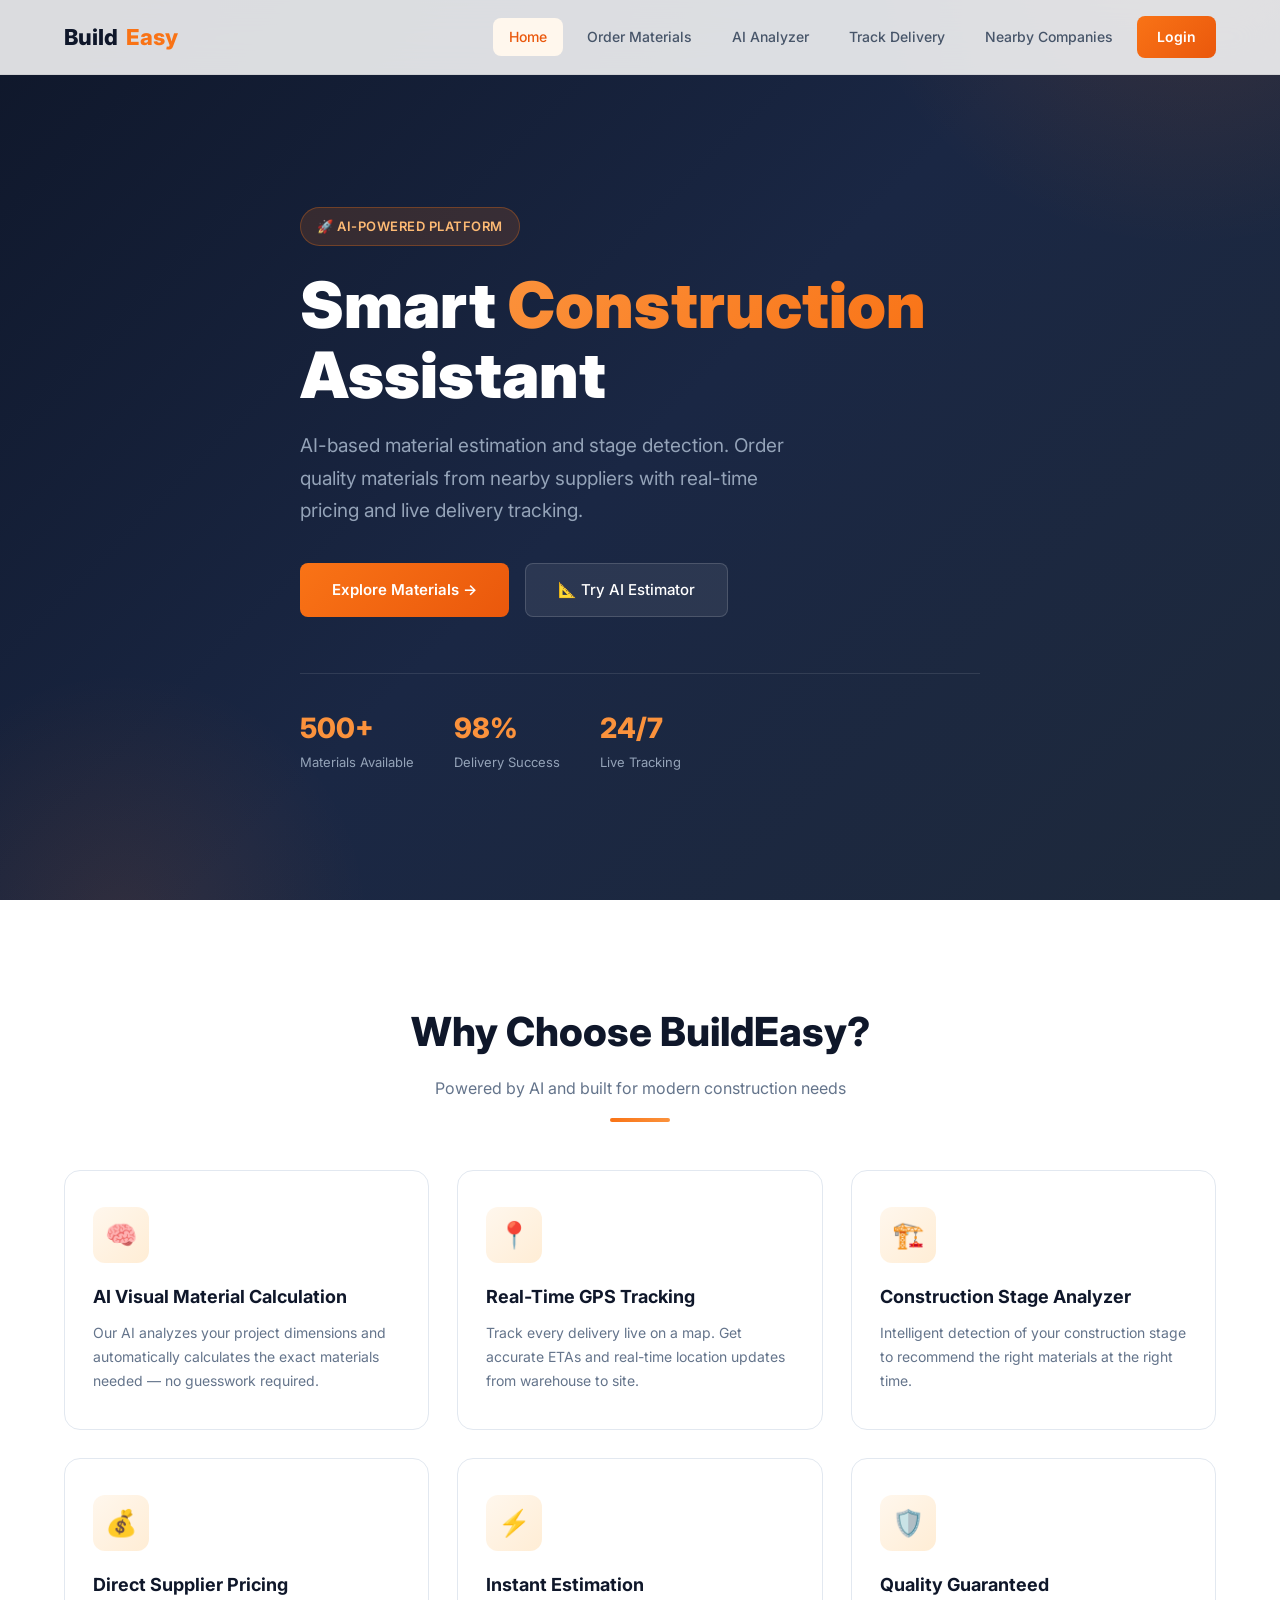
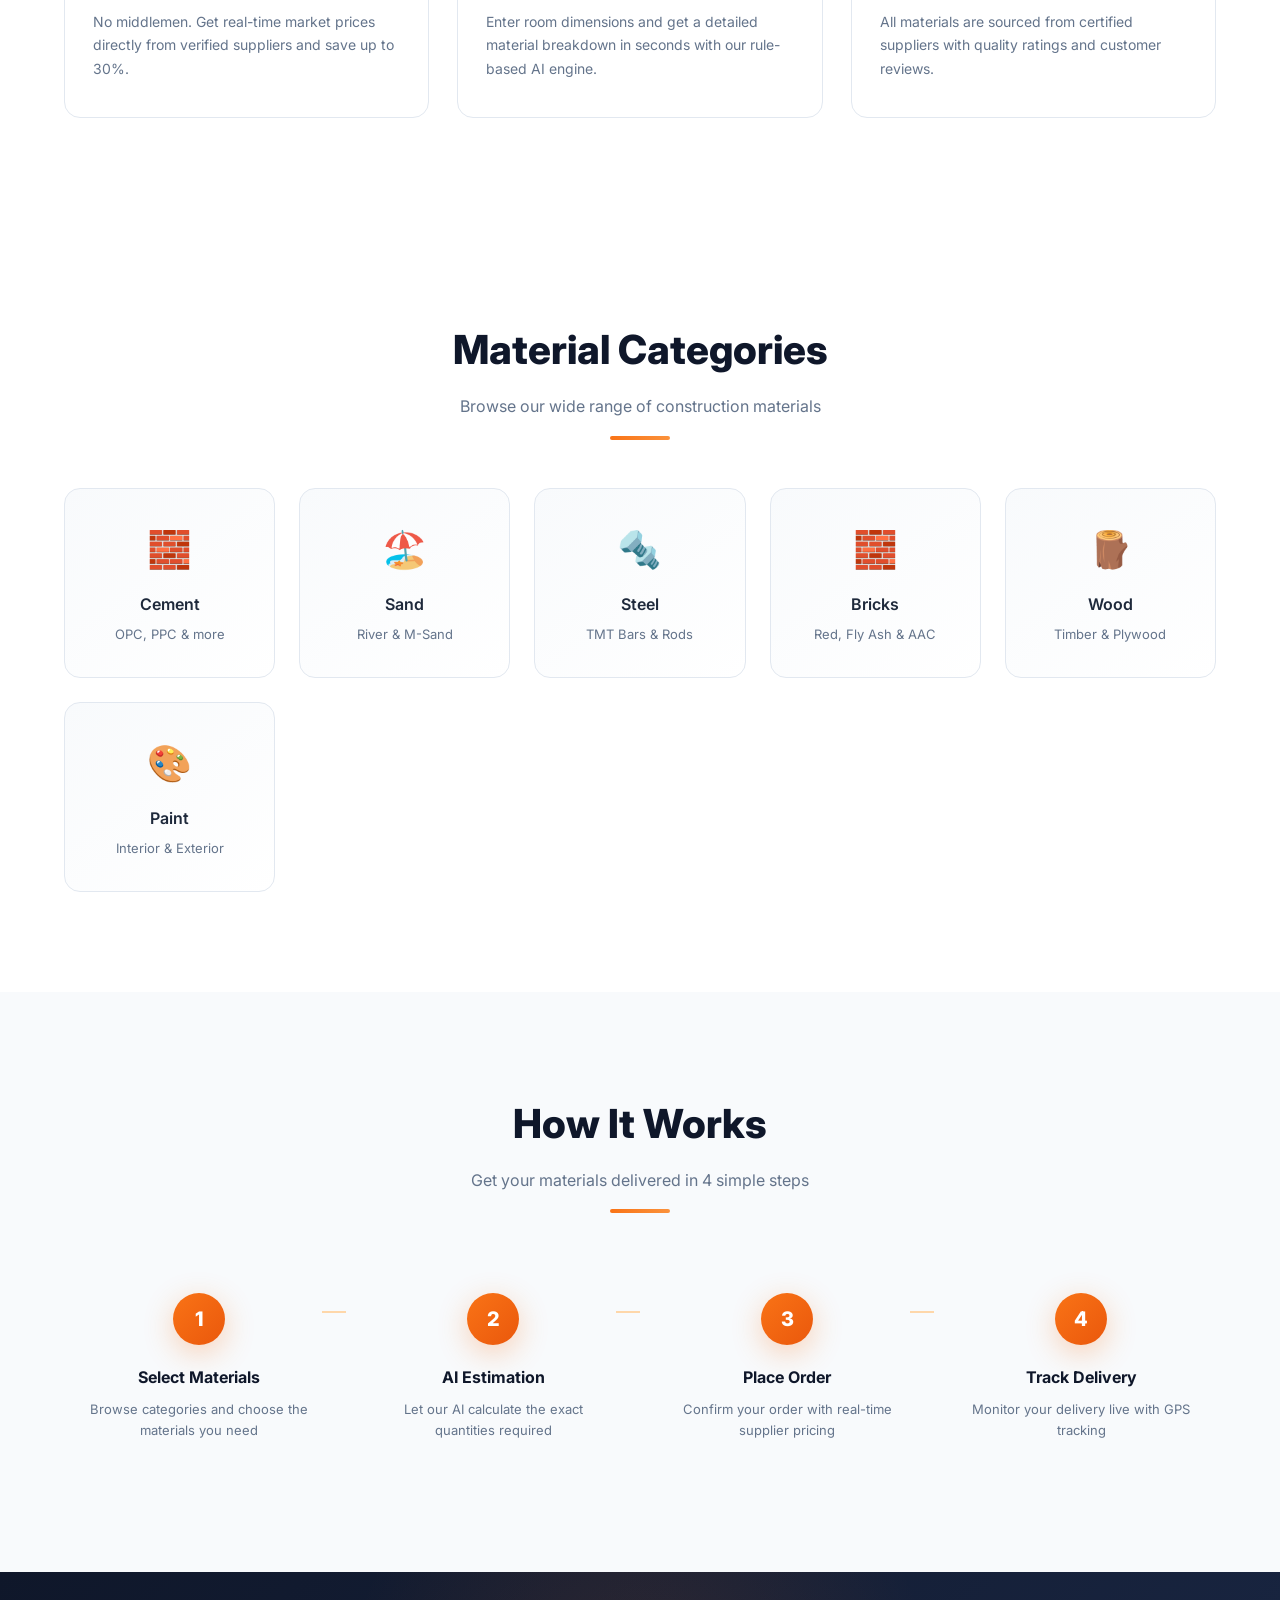
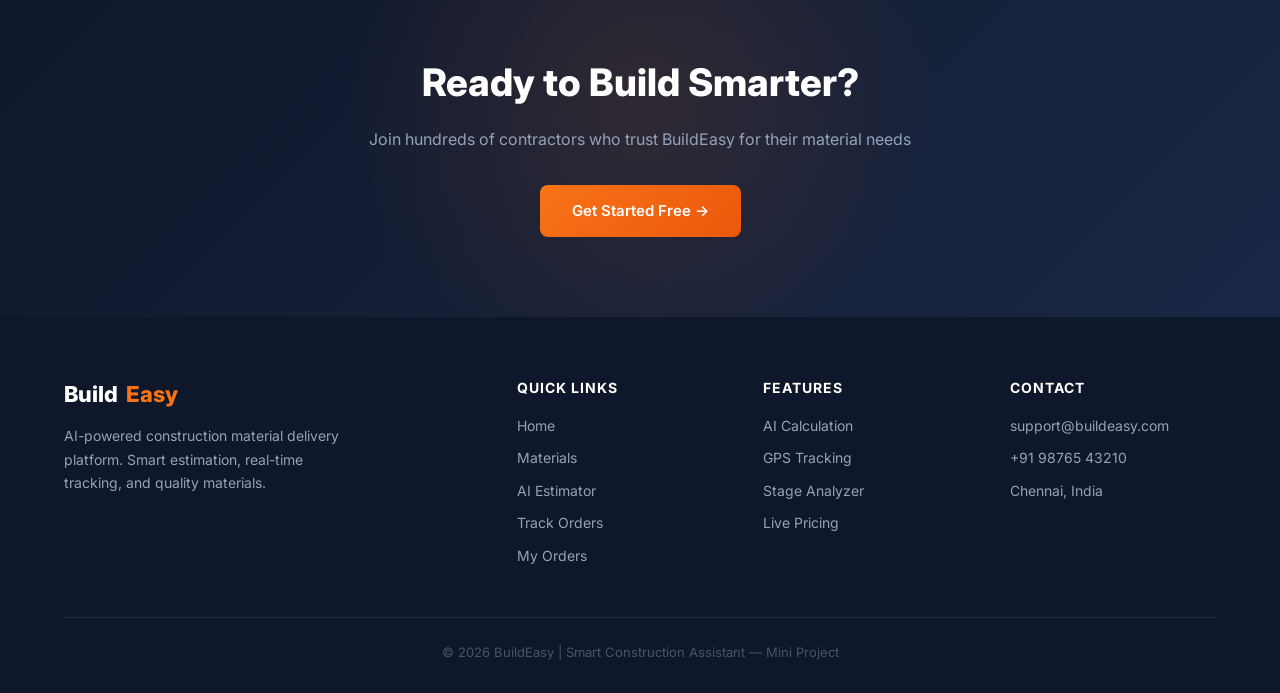
<file: index.html>
<!DOCTYPE html>
<html lang="en">

<head>
    <meta charset="UTF-8">
    <meta name="viewport" content="width=device-width, initial-scale=1.0">
    <title>BuildEasy | Smart Construction Assistant</title>
    <meta name="description"
        content="AI-powered construction material delivery with real-time pricing, GPS tracking, and intelligent material estimation.">
    <link rel="stylesheet" href="style.css">
    <link rel="preconnect" href="https://fonts.googleapis.com">
    <link rel="preconnect" href="https://fonts.gstatic.com" crossorigin>
    <link href="https://fonts.googleapis.com/css2?family=Inter:wght@300;400;500;600;700;800;900&display=swap"
        rel="stylesheet">
</head>

<body>

    <!-- NAVBAR (loaded dynamically) -->
    <div id="navbar-placeholder"></div>

    <!-- HERO SECTION -->
    <section class="hero">
        <div class="container">
            <div class="hero-content">
                <div class="hero-badge">🚀 AI-Powered Platform</div>
                <h1>Smart <span class="highlight">Construction</span> Assistant</h1>
                <p>AI-based material estimation and stage detection. Order quality materials from nearby suppliers with
                    real-time pricing and live delivery tracking.</p>
                <div class="hero-buttons">
                    <a href="materials.html" class="btn-primary">
                        Explore Materials →
                    </a>
                    <a href="estimate.html" class="btn-secondary">
                        📐 Try AI Estimator
                    </a>
                </div>
                <div class="hero-stats">
                    <div class="stat">
                        <h3>500+</h3>
                        <p>Materials Available</p>
                    </div>
                    <div class="stat">
                        <h3>98%</h3>
                        <p>Delivery Success</p>
                    </div>
                    <div class="stat">
                        <h3>24/7</h3>
                        <p>Live Tracking</p>
                    </div>
                </div>
            </div>
        </div>
    </section>

    <!-- FEATURES SECTION -->
    <section class="features" id="features">
        <div class="container">
            <div class="section-title fade-in">
                <h2>Why Choose BuildEasy?</h2>
                <p>Powered by AI and built for modern construction needs</p>
                <div class="accent-line"></div>
            </div>
            <div class="feature-grid">
                <div class="feature-card fade-in">
                    <div class="feature-icon">🧠</div>
                    <h3>AI Visual Material Calculation</h3>
                    <p>Our AI analyzes your project dimensions and automatically calculates the exact materials needed —
                        no guesswork required.</p>
                </div>
                <div class="feature-card fade-in">
                    <div class="feature-icon">📍</div>
                    <h3>Real-Time GPS Tracking</h3>
                    <p>Track every delivery live on a map. Get accurate ETAs and real-time location updates from
                        warehouse to site.</p>
                </div>
                <div class="feature-card fade-in">
                    <div class="feature-icon">🏗️</div>
                    <h3>Construction Stage Analyzer</h3>
                    <p>Intelligent detection of your construction stage to recommend the right materials at the right
                        time.</p>
                </div>
                <div class="feature-card fade-in">
                    <div class="feature-icon">💰</div>
                    <h3>Direct Supplier Pricing</h3>
                    <p>No middlemen. Get real-time market prices directly from verified suppliers and save up to 30%.
                    </p>
                </div>
                <div class="feature-card fade-in">
                    <div class="feature-icon">⚡</div>
                    <h3>Instant Estimation</h3>
                    <p>Enter room dimensions and get a detailed material breakdown in seconds with our rule-based AI
                        engine.</p>
                </div>
                <div class="feature-card fade-in">
                    <div class="feature-icon">🛡️</div>
                    <h3>Quality Guaranteed</h3>
                    <p>All materials are sourced from certified suppliers with quality ratings and customer reviews.</p>
                </div>
            </div>
        </div>
    </section>

    <!-- MATERIAL CATEGORIES -->
    <section class="categories" id="categories">
        <div class="container">
            <div class="section-title fade-in">
                <h2>Material Categories</h2>
                <p>Browse our wide range of construction materials</p>
                <div class="accent-line"></div>
            </div>
            <div class="category-grid">
                <div class="category-card fade-in">
                    <div class="category-icon">🧱</div>
                    <h3>Cement</h3>
                    <p>OPC, PPC & more</p>
                </div>
                <div class="category-card fade-in">
                    <div class="category-icon">🏖️</div>
                    <h3>Sand</h3>
                    <p>River & M-Sand</p>
                </div>
                <div class="category-card fade-in">
                    <div class="category-icon">🔩</div>
                    <h3>Steel</h3>
                    <p>TMT Bars & Rods</p>
                </div>
                <div class="category-card fade-in">
                    <div class="category-icon">🧱</div>
                    <h3>Bricks</h3>
                    <p>Red, Fly Ash & AAC</p>
                </div>
                <div class="category-card fade-in">
                    <div class="category-icon">🪵</div>
                    <h3>Wood</h3>
                    <p>Timber & Plywood</p>
                </div>
                <div class="category-card fade-in">
                    <div class="category-icon">🎨</div>
                    <h3>Paint</h3>
                    <p>Interior & Exterior</p>
                </div>
            </div>
        </div>
    </section>

    <!-- HOW IT WORKS -->
    <section class="how-it-works" id="how-it-works">
        <div class="container">
            <div class="section-title fade-in">
                <h2>How It Works</h2>
                <p>Get your materials delivered in 4 simple steps</p>
                <div class="accent-line"></div>
            </div>
            <div class="steps-grid">
                <div class="step-card fade-in">
                    <div class="step-number">1</div>
                    <h3>Select Materials</h3>
                    <p>Browse categories and choose the materials you need</p>
                </div>
                <div class="step-card fade-in">
                    <div class="step-number">2</div>
                    <h3>AI Estimation</h3>
                    <p>Let our AI calculate the exact quantities required</p>
                </div>
                <div class="step-card fade-in">
                    <div class="step-number">3</div>
                    <h3>Place Order</h3>
                    <p>Confirm your order with real-time supplier pricing</p>
                </div>
                <div class="step-card fade-in">
                    <div class="step-number">4</div>
                    <h3>Track Delivery</h3>
                    <p>Monitor your delivery live with GPS tracking</p>
                </div>
            </div>
        </div>
    </section>

    <!-- CTA SECTION -->
    <section class="cta-section">
        <div class="container fade-in">
            <h2>Ready to Build Smarter?</h2>
            <p>Join hundreds of contractors who trust BuildEasy for their material needs</p>
            <a href="materials.html" class="btn-primary">Get Started Free →</a>
        </div>
    </section>

    <!-- FOOTER -->
    <footer class="footer" id="contact">
        <div class="container">
            <div class="footer-grid">
                <div class="footer-brand">
                    <div class="logo">Build<span>Easy</span></div>
                    <p>AI-powered construction material delivery platform. Smart estimation, real-time tracking, and
                        quality materials.</p>
                </div>
                <div class="footer-col">
                    <h4>Quick Links</h4>
                    <a href="index.html">Home</a>
                    <a href="materials.html">Materials</a>
                    <a href="estimate.html">AI Estimator</a>
                    <a href="orders.html">Track Orders</a>
                    <a href="my-orders.html">My Orders</a>
                </div>
                <div class="footer-col">
                    <h4>Features</h4>
                    <a href="#features">AI Calculation</a>
                    <a href="#features">GPS Tracking</a>
                    <a href="#features">Stage Analyzer</a>
                    <a href="#features">Live Pricing</a>
                </div>
                <div class="footer-col">
                    <h4>Contact</h4>
                    <a href="#">support@buildeasy.com</a>
                    <a href="#">+91 98765 43210</a>
                    <a href="#">Chennai, India</a>
                </div>
            </div>
            <div class="footer-bottom">
                <p>© 2026 BuildEasy | Smart Construction Assistant — Mini Project</p>
            </div>
        </div>
    </footer>

    <script src="navbar-loader.js"></script>
    <script src="script.js"></script>
</body>

</html>
</file>
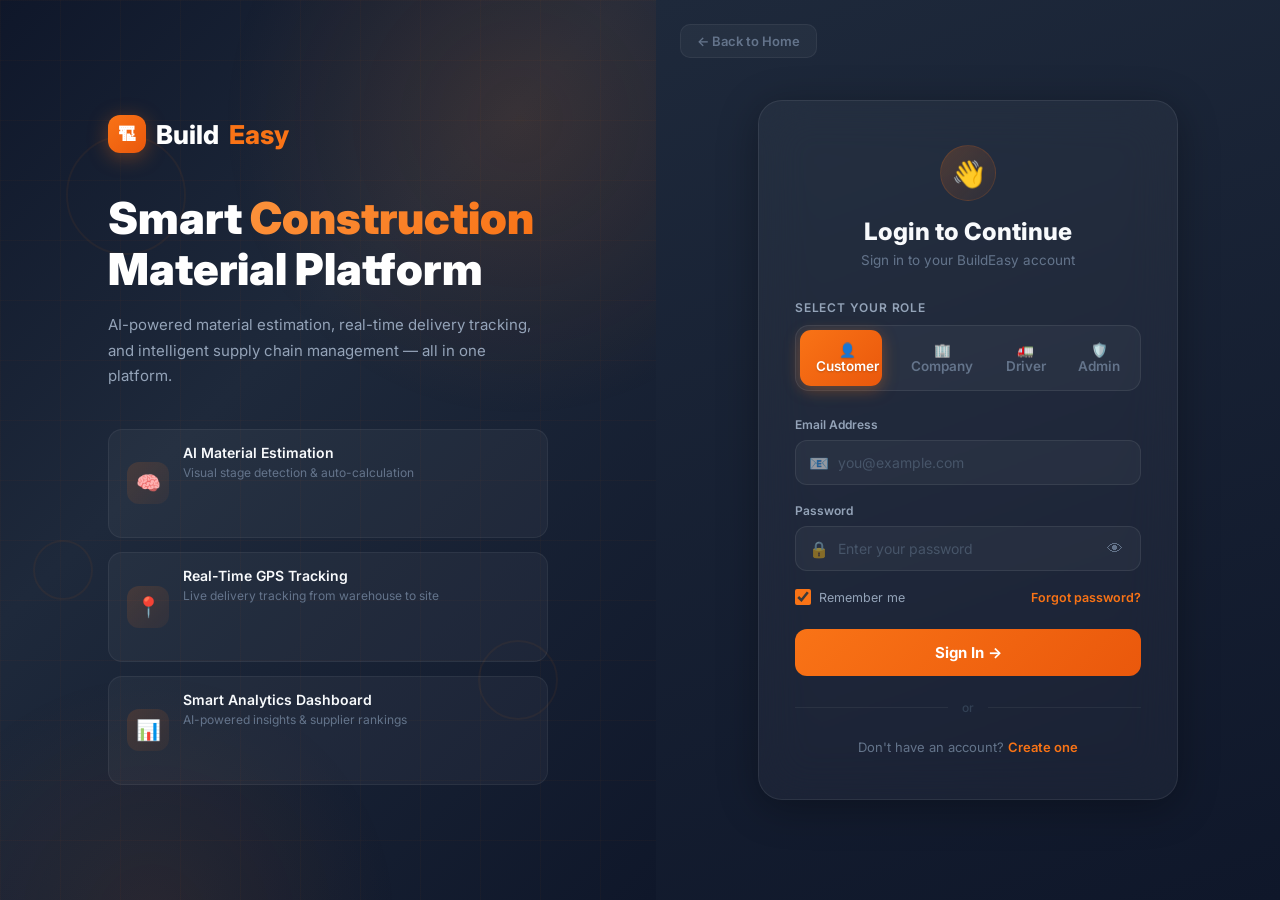
<file: company-dashboard.html>
<!DOCTYPE html>
<html lang="en">

<head>
    <meta charset="UTF-8">
    <meta name="viewport" content="width=device-width, initial-scale=1.0">
    <title>Company Dashboard | BuildEasy</title>
    <meta name="description"
        content="BuildEasy Company Dashboard — Manage materials, orders, and drivers for your construction materials business.">
    <link rel="preconnect" href="https://fonts.googleapis.com">
    <link rel="preconnect" href="https://fonts.gstatic.com" crossorigin>
    <link href="https://fonts.googleapis.com/css2?family=Inter:wght@300;400;500;600;700;800&display=swap"
        rel="stylesheet">
    <link rel="stylesheet" href="company-dashboard.css">
</head>

<body>

    <!-- TOAST CONTAINER -->
    <div class="toast-container"></div>

    <!-- ======== SIDEBAR ======== -->
    <aside class="cd-sidebar" id="cdSidebar">
        <div class="sidebar-brand">
            <div class="logo-icon">🏢</div>
            <h2>Build<span>Easy</span></h2>
        </div>
        <nav class="sidebar-nav">
            <div class="nav-section-label">Company</div>
            <div class="nav-item active" data-page="page-dashboard">
                <span class="icon">📊</span><span class="label">Dashboard</span>
            </div>
            <div class="nav-item" data-page="page-materials">
                <span class="icon">📦</span><span class="label">Materials</span>
            </div>
            <div class="nav-item" data-page="page-orders">
                <span class="icon">🛒</span><span class="label">Orders</span><span class="badge"
                    id="orderBadge">0</span>
            </div>
            <div class="nav-item" data-page="page-drivers">
                <span class="icon">🚛</span><span class="label">Drivers</span>
            </div>
            <div class="nav-item" data-page="page-profile">
                <span class="icon">💼</span><span class="label">Profile</span>
            </div>
            <div class="nav-section-label">Navigation</div>
            <div class="nav-item" onclick="window.location.href='index.html'">
                <span class="icon">🏠</span><span class="label">Back to Home</span>
            </div>
        </nav>
        <div class="sidebar-footer">
            <div class="avatar" id="sidebarAvatar">CO</div>
            <div class="info">
                <h4 id="sidebarCompanyName">Company</h4>
                <p id="sidebarApprovalStatus">Pending Approval</p>
            </div>
        </div>
    </aside>

    <!-- ======== TOP BAR ======== -->
    <header class="cd-topbar">
        <div class="topbar-left">
            <button class="menu-toggle" aria-label="Toggle menu">☰</button>
            <div>
                <div class="page-title">Dashboard</div>
                <div class="breadcrumb">Company / Dashboard</div>
            </div>
        </div>
        <div class="topbar-right">
            <div class="topbar-profile">
                <div class="avatar" id="topbarAvatar">CO</div>
                <div>
                    <div class="name" id="topbarCompanyName">Company</div>
                    <div class="role">Company Portal</div>
                </div>
            </div>
            <button class="btn-logout" id="btnLogout">🚪 Logout</button>
        </div>
    </header>

    <!-- ======== MAIN CONTENT ======== -->
    <main class="cd-main">

        <!-- ===== DASHBOARD ===== -->
        <section class="cd-page active" id="page-dashboard">
            <div class="company-code-banner" id="companyCodeBanner"
                style="display:flex;align-items:center;gap:12px;background:rgba(13,148,136,0.08);border:1px solid rgba(13,148,136,0.15);border-radius:14px;padding:14px 20px;margin-bottom:20px;">
                <span style="font-size:22px;">🏢</span>
                <div>
                    <div
                        style="font-size:11px;color:#64748b;text-transform:uppercase;letter-spacing:0.8px;font-weight:700;">
                        Company ID</div>
                    <div style="font-size:16px;font-weight:800;color:#14b8a6;" id="companyCodeDisplay">—</div>
                </div>
            </div>
            <div class="summary-grid">
                <div class="summary-card">
                    <div class="card-icon teal">📦</div>
                    <h3 id="statMaterials">—</h3>
                    <p>Total Products</p>
                </div>
                <div class="summary-card">
                    <div class="card-icon blue">🛒</div>
                    <h3 id="statOrders">—</h3>
                    <p>Total Orders</p>
                </div>
                <div class="summary-card">
                    <div class="card-icon orange">🚛</div>
                    <h3 id="statDrivers">—</h3>
                    <p>Active Drivers</p>
                </div>
                <div class="summary-card">
                    <div class="card-icon green">⏳</div>
                    <h3 id="statPending">—</h3>
                    <p>Pending Orders</p>
                </div>
                <div class="summary-card">
                    <div class="card-icon purple">💰</div>
                    <h3 id="statRevenue">—</h3>
                    <p>Revenue</p>
                </div>
                <div class="summary-card">
                    <div class="card-icon" style="background:rgba(239,68,68,0.15);">⚠️</div>
                    <h3 id="statLowStock">—</h3>
                    <p>Low Stock Alerts</p>
                </div>
            </div>
            <div class="approval-banner" id="approvalBanner" style="display:none;">
                <span>⚠️</span>
                <p>Your company is <strong>pending admin approval</strong>. Materials won't be visible to customers
                    until approved.</p>
            </div>
        </section>

        <!-- ===== MATERIALS ===== -->
        <section class="cd-page" id="page-materials">
            <div class="table-card">
                <div class="table-header">
                    <h4>📦 My Materials</h4>
                    <button class="btn-sm btn-accent" id="btnAddMaterial">+ Add Material</button>
                </div>
                <table>
                    <thead>
                        <tr>
                            <th>Name</th>
                            <th>Category</th>
                            <th>Price</th>
                            <th>Stock</th>
                            <th>Approved</th>
                            <th>Actions</th>
                        </tr>
                    </thead>
                    <tbody id="materialsTableBody">
                        <tr>
                            <td colspan="6" style="text-align:center;padding:40px;color:#64748b;">Loading...</td>
                        </tr>
                    </tbody>
                </table>
            </div>
        </section>

        <!-- ===== ORDERS ===== -->
        <section class="cd-page" id="page-orders">
            <div class="table-card">
                <div class="table-header">
                    <h4>🛒 Company Orders</h4>
                </div>
                <table>
                    <thead>
                        <tr>
                            <th>Order ID</th>
                            <th>Customer</th>
                            <th>Total</th>
                            <th>Status</th>
                            <th>Payment</th>
                            <th>Actions</th>
                        </tr>
                    </thead>
                    <tbody id="ordersTableBody">
                        <tr>
                            <td colspan="6" style="text-align:center;padding:40px;color:#64748b;">Loading...</td>
                        </tr>
                    </tbody>
                </table>
            </div>
        </section>

        <!-- ===== DRIVERS ===== -->
        <section class="cd-page" id="page-drivers">
            <div class="table-card">
                <div class="table-header">
                    <h4>🚛 My Drivers</h4>
                    <button class="btn-sm btn-accent" id="btnAddDriver">+ Add Driver</button>
                </div>
                <table>
                    <thead>
                        <tr>
                            <th>Name</th>
                            <th>Email</th>
                            <th>Phone</th>
                            <th>License</th>
                            <th>Vehicle</th>
                            <th>Approval</th>
                            <th>Account</th>
                            <th>Actions</th>
                        </tr>
                    </thead>
                    <tbody id="driversTableBody">
                        <tr>
                            <td colspan="8" style="text-align:center;padding:40px;color:#64748b;">Loading...</td>
                        </tr>
                    </tbody>
                </table>
            </div>
        </section>

        <!-- ===== PROFILE ===== -->
        <section class="cd-page" id="page-profile">
            <div class="table-card" style="padding:28px;">
                <h4 style="font-size:18px;font-weight:700;color:#f8fafc;margin-bottom:20px;">🏢 Company Profile</h4>
                <div id="profileContent" style="display:grid;grid-template-columns:1fr 1fr;gap:16px;">
                    <div class="profile-item"><label
                            style="font-size:11px;font-weight:700;color:#64748b;text-transform:uppercase;letter-spacing:0.8px;">Company
                            ID</label>
                        <p id="profCode" style="font-size:15px;font-weight:600;color:#14b8a6;margin-top:4px;">—</p>
                    </div>
                    <div class="profile-item"><label
                            style="font-size:11px;font-weight:700;color:#64748b;text-transform:uppercase;letter-spacing:0.8px;">Company
                            Name</label>
                        <p id="profName" style="font-size:15px;font-weight:600;color:#f8fafc;margin-top:4px;">—</p>
                    </div>
                    <div class="profile-item"><label
                            style="font-size:11px;font-weight:700;color:#64748b;text-transform:uppercase;letter-spacing:0.8px;">Email</label>
                        <p id="profEmail" style="font-size:14px;color:#cbd5e1;margin-top:4px;">—</p>
                    </div>
                    <div class="profile-item"><label
                            style="font-size:11px;font-weight:700;color:#64748b;text-transform:uppercase;letter-spacing:0.8px;">Phone</label>
                        <p id="profPhone" style="font-size:14px;color:#cbd5e1;margin-top:4px;">—</p>
                    </div>
                    <div class="profile-item"><label
                            style="font-size:11px;font-weight:700;color:#64748b;text-transform:uppercase;letter-spacing:0.8px;">GST
                            Number</label>
                        <p id="profGST" style="font-size:14px;color:#cbd5e1;margin-top:4px;">—</p>
                    </div>
                    <div class="profile-item"><label
                            style="font-size:11px;font-weight:700;color:#64748b;text-transform:uppercase;letter-spacing:0.8px;">Business
                            Type</label>
                        <p id="profBizType" style="font-size:14px;color:#cbd5e1;margin-top:4px;">—</p>
                    </div>
                    <div class="profile-item" style="grid-column:span 2;"><label
                            style="font-size:11px;font-weight:700;color:#64748b;text-transform:uppercase;letter-spacing:0.8px;">Address</label>
                        <p id="profAddress" style="font-size:14px;color:#cbd5e1;margin-top:4px;">—</p>
                    </div>
                    <div class="profile-item" style="grid-column:span 2;"><label
                            style="font-size:11px;font-weight:700;color:#64748b;text-transform:uppercase;letter-spacing:0.8px;">Description</label>
                        <p id="profDesc" style="font-size:14px;color:#cbd5e1;margin-top:4px;">—</p>
                    </div>
                    <div class="profile-item"><label
                            style="font-size:11px;font-weight:700;color:#64748b;text-transform:uppercase;letter-spacing:0.8px;">Approval
                            Status</label>
                        <p id="profApproval" style="font-size:14px;margin-top:4px;">—</p>
                    </div>
                    <div class="profile-item"><label
                            style="font-size:11px;font-weight:700;color:#64748b;text-transform:uppercase;letter-spacing:0.8px;">Registered</label>
                        <p id="profCreated" style="font-size:14px;color:#cbd5e1;margin-top:4px;">—</p>
                    </div>
                    <div class="profile-item"><label
                            style="font-size:11px;font-weight:700;color:#64748b;text-transform:uppercase;letter-spacing:0.8px;">Location</label>
                        <p id="profLocation" style="font-size:14px;color:#cbd5e1;margin-top:4px;">—</p>
                    </div>
                    <div class="profile-item"><label
                            style="font-size:11px;font-weight:700;color:#64748b;text-transform:uppercase;letter-spacing:0.8px;">Owner</label>
                        <p id="profOwner" style="font-size:14px;color:#cbd5e1;margin-top:4px;">—</p>
                    </div>
                </div>
            </div>
        </section>

    </main>

    <!-- ===== ADD MATERIAL MODAL ===== -->
    <div class="modal-overlay" id="addMaterialModal">
        <div class="modal">
            <div class="modal-head">
                <h3>Add New Material</h3>
                <button class="modal-close"
                    onclick="document.getElementById('addMaterialModal').classList.remove('active')">✕</button>
            </div>
            <div class="modal-body">
                <div class="form-group"><label>Material Name</label><input type="text" id="matName"
                        placeholder="e.g. OPC Cement 43 Grade"></div>
                <div class="form-group"><label>Category</label>
                    <select id="matCategory">
                        <option>Cement</option>
                        <option>Steel</option>
                        <option>Sand</option>
                        <option>Bricks</option>
                        <option>Paint</option>
                        <option>Aggregates</option>
                        <option>Tiles</option>
                        <option>Other</option>
                    </select>
                </div>
                <div class="form-group"><label>Price (₹)</label><input type="number" id="matPrice"
                        placeholder="e.g. 380"></div>
                <div class="form-group"><label>Stock Quantity</label><input type="number" id="matStock"
                        placeholder="e.g. 500"></div>
                <div class="form-group"><label>Unit</label><input type="text" id="matUnit"
                        placeholder="e.g. bags, tons, pieces" value="bags"></div>
            </div>
            <div class="modal-actions">
                <button class="btn-modal ghost"
                    onclick="document.getElementById('addMaterialModal').classList.remove('active')">Cancel</button>
                <button class="btn-modal primary" id="btnSubmitMaterial">Add Material</button>
            </div>
        </div>
    </div>

    <!-- ===== EDIT MATERIAL MODAL ===== -->
    <div class="modal-overlay" id="editMaterialModal">
        <div class="modal">
            <div class="modal-head">
                <h3>✏️ Edit Material</h3>
                <button class="modal-close"
                    onclick="document.getElementById('editMaterialModal').classList.remove('active')">✕</button>
            </div>
            <div class="modal-body">
                <input type="hidden" id="editMatId">
                <div class="form-group"><label>Material Name</label><input type="text" id="editMatName"></div>
                <div class="form-group"><label>Category</label>
                    <select id="editMatCategory">
                        <option>Cement</option>
                        <option>Steel</option>
                        <option>Sand</option>
                        <option>Bricks</option>
                        <option>Paint</option>
                        <option>Aggregates</option>
                        <option>Tiles</option>
                        <option>Other</option>
                    </select>
                </div>
                <div class="form-group"><label>Price (₹)</label><input type="number" id="editMatPrice"></div>
                <div class="form-group"><label>Stock Quantity</label><input type="number" id="editMatStock"></div>
                <div class="form-group"><label>Unit</label><input type="text" id="editMatUnit"></div>
            </div>
            <div class="modal-actions">
                <button class="btn-modal ghost"
                    onclick="document.getElementById('editMaterialModal').classList.remove('active')">Cancel</button>
                <button class="btn-modal primary" id="btnUpdateMaterial">Update Material</button>
            </div>
        </div>
    </div>

    <!-- ===== ADD DRIVER MODAL ===== -->
    <div class="modal-overlay" id="addDriverModal">
        <div class="modal">
            <div class="modal-head">
                <h3>Add New Driver</h3>
                <button class="modal-close"
                    onclick="document.getElementById('addDriverModal').classList.remove('active')">✕</button>
            </div>
            <div class="modal-body">
                <div class="form-group"><label>Driver Name</label><input type="text" id="drvName"
                        placeholder="e.g. Ravi Kumar"></div>
                <div class="form-group"><label>Email</label><input type="email" id="drvEmail"
                        placeholder="e.g. ravi@email.com"></div>
                <div class="form-group"><label>Password</label><input type="password" id="drvPassword"
                        placeholder="Min 6 characters"></div>
                <div class="form-group"><label>Phone</label><input type="text" id="drvPhone"
                        placeholder="e.g. +91 98765 43210"></div>
                <div class="form-group"><label>Driving License Number</label><input type="text" id="drvLicense"
                        placeholder="e.g. TN0120210012345"></div>
                <div class="form-group"><label>Vehicle Number</label><input type="text" id="drvVehicle"
                        placeholder="e.g. TN 01 AB 1234"></div>
                <div class="form-group"><label>Vehicle Type</label>
                    <select id="drvVehicleType">
                        <option value="Truck">Truck</option>
                        <option value="Van">Van</option>
                        <option value="Bike">Bike</option>
                    </select>
                </div>
                <p style="font-size:12px;color:#64748b;margin-top:8px;">⚠️ Driver will need admin approval before they
                    can login.</p>
            </div>
            <div class="modal-actions">
                <button class="btn-modal ghost"
                    onclick="document.getElementById('addDriverModal').classList.remove('active')">Cancel</button>
                <button class="btn-modal primary" id="btnSubmitDriver">Add Driver</button>
            </div>
        </div>
    </div>

    <!-- ===== ASSIGN DRIVER MODAL ===== -->
    <div class="modal-overlay" id="assignDriverModal">
        <div class="modal">
            <div class="modal-head">
                <h3>🚛 Assign Driver to Order <span id="assignOrderLabel"></span></h3>
                <button class="modal-close"
                    onclick="document.getElementById('assignDriverModal').classList.remove('active')">✕</button>
            </div>
            <div class="modal-body">
                <p style="color:#64748b;font-size:13px;margin-bottom:12px;">Select a driver:</p>
                <div id="availableDriversList">Loading...</div>
            </div>
            <div class="modal-actions">
                <button class="btn-modal ghost"
                    onclick="document.getElementById('assignDriverModal').classList.remove('active')">Cancel</button>
            </div>
        </div>
    </div>

    <script src="company-dashboard.js"></script>
</body>

</html>
</file>
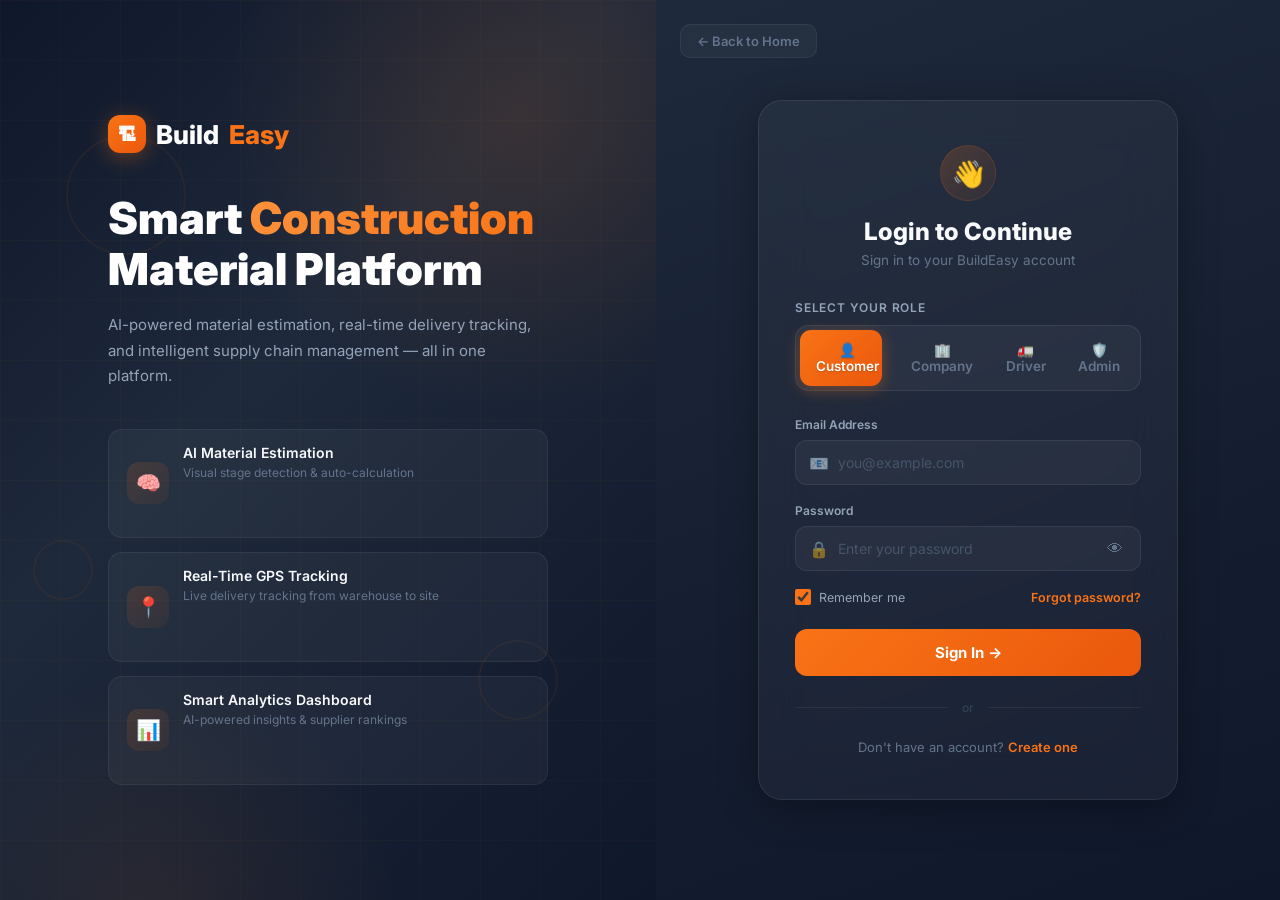
<file: driver-dashboard.html>
<!DOCTYPE html>
<html lang="en">

<head>
    <meta charset="UTF-8">
    <meta name="viewport" content="width=device-width, initial-scale=1.0">
    <title>BuildEasy — Driver Dashboard</title>
    <meta name="description" content="BuildEasy Driver Dashboard — Manage your deliveries and track orders">
    <link rel="stylesheet" href="driver-dashboard.css">
    <link href="https://fonts.googleapis.com/css2?family=Inter:wght@300;400;500;600;700;800&display=swap"
        rel="stylesheet">
</head>

<body>

    <!-- ═══════ SIDEBAR ═══════ -->
    <aside class="dd-sidebar" id="ddSidebar">
        <div class="sidebar-header">
            <div class="sidebar-logo">
                <div class="logo-icon">🚛</div>
                <div>
                    <div class="logo-title">BuildEasy</div>
                    <div class="logo-subtitle">Driver Portal</div>
                </div>
            </div>
        </div>

        <div class="driver-info">
            <div class="driver-avatar" id="sidebarAvatar">DR</div>
            <div class="driver-meta">
                <div class="driver-name" id="sidebarDriverName">Driver</div>
                <div class="driver-company" id="sidebarCompanyName">Company</div>
            </div>
        </div>

        <nav class="sidebar-nav">
            <div class="nav-item active" data-page="page-dashboard">
                <span class="nav-icon">📊</span>
                <span class="label">Dashboard</span>
            </div>
            <div class="nav-item" data-page="page-deliveries">
                <span class="nav-icon">📦</span>
                <span class="label">My Deliveries</span>
                <span class="nav-badge" id="deliveryBadge">0</span>
            </div>
            <div class="nav-item" data-page="page-history">
                <span class="nav-icon">📋</span>
                <span class="label">History</span>
            </div>
            <div class="nav-item" data-page="page-profile">
                <span class="nav-icon">👤</span>
                <span class="label">Profile</span>
            </div>
        </nav>

        <div class="sidebar-footer">
            <button class="logout-btn" id="btnLogout">🚪 Logout</button>
        </div>
    </aside>

    <!-- ═══════ MAIN CONTENT ═══════ -->
    <main class="dd-main">
        <!-- Top Bar -->
        <header class="dd-topbar">
            <div class="topbar-left">
                <button class="menu-toggle" id="menuToggle">☰</button>
                <div>
                    <h1 class="page-title">Dashboard</h1>
                    <span class="breadcrumb">Driver / Dashboard</span>
                </div>
            </div>
            <div class="topbar-right">
                <div class="topbar-avatar" id="topbarAvatar">DR</div>
                <span class="topbar-name" id="topbarDriverName">Driver</span>
            </div>
        </header>

        <!-- ═══════ PAGE: DASHBOARD ═══════ -->
        <section class="dd-page active" id="page-dashboard">
            <div class="stats-grid">
                <div class="stat-card assigned">
                    <div class="stat-icon">📥</div>
                    <div class="stat-info">
                        <div class="stat-number" id="statAssigned">0</div>
                        <div class="stat-label">Assigned Orders</div>
                    </div>
                </div>
                <div class="stat-card delivery">
                    <div class="stat-icon">🚚</div>
                    <div class="stat-info">
                        <div class="stat-number" id="statOutForDelivery">0</div>
                        <div class="stat-label">Out for Delivery</div>
                    </div>
                </div>
                <div class="stat-card completed">
                    <div class="stat-icon">✅</div>
                    <div class="stat-info">
                        <div class="stat-number" id="statCompleted">0</div>
                        <div class="stat-label">Completed</div>
                    </div>
                </div>
                <div class="stat-card revenue">
                    <div class="stat-icon">💰</div>
                    <div class="stat-info">
                        <div class="stat-number" id="statCollected">₹0</div>
                        <div class="stat-label">Cash Collected</div>
                    </div>
                </div>
            </div>

            <!-- Quick Actions -->
            <div class="section-card">
                <div class="section-header">
                    <h2>🔔 Active Deliveries</h2>
                </div>
                <div id="activeDeliveriesList" class="deliveries-list">
                    <p class="empty-state">Loading...</p>
                </div>
            </div>
        </section>

        <!-- ═══════ PAGE: MY DELIVERIES ═══════ -->
        <section class="dd-page" id="page-deliveries">
            <div class="section-card">
                <div class="section-header">
                    <h2>📦 All Assigned Orders</h2>
                </div>
                <div class="table-wrap">
                    <table class="dd-table">
                        <thead>
                            <tr>
                                <th>Order ID</th>
                                <th>Customer</th>
                                <th>Address</th>
                                <th>Materials</th>
                                <th>Total</th>
                                <th>Delivery Status</th>
                                <th>Payment</th>
                                <th>Actions</th>
                            </tr>
                        </thead>
                        <tbody id="deliveriesTableBody">
                            <tr>
                                <td colspan="8" class="empty-cell">Loading...</td>
                            </tr>
                        </tbody>
                    </table>
                </div>
            </div>
        </section>

        <!-- ═══════ PAGE: HISTORY ═══════ -->
        <section class="dd-page" id="page-history">
            <div class="section-card">
                <div class="section-header">
                    <h2>📋 Delivery History</h2>
                </div>
                <div class="table-wrap">
                    <table class="dd-table">
                        <thead>
                            <tr>
                                <th>Order ID</th>
                                <th>Customer</th>
                                <th>Materials</th>
                                <th>Total</th>
                                <th>Payment</th>
                                <th>Delivered On</th>
                            </tr>
                        </thead>
                        <tbody id="historyTableBody">
                            <tr>
                                <td colspan="6" class="empty-cell">Loading...</td>
                            </tr>
                        </tbody>
                    </table>
                </div>
            </div>
        </section>

        <!-- ═══════ PAGE: PROFILE ═══════ -->
        <section class="dd-page" id="page-profile">
            <div class="profile-grid">
                <div class="section-card profile-card">
                    <div class="profile-header">
                        <div class="profile-avatar" id="profileAvatar">DR</div>
                        <div>
                            <h2 id="profileName">Driver Name</h2>
                            <span class="profile-role">🚛 Delivery Driver</span>
                        </div>
                    </div>
                    <div class="profile-details">
                        <div class="detail-row">
                            <span class="detail-label">📧 Email</span>
                            <span class="detail-value" id="profileEmail">—</span>
                        </div>
                        <div class="detail-row">
                            <span class="detail-label">📱 Phone</span>
                            <span class="detail-value" id="profilePhone">—</span>
                        </div>
                        <div class="detail-row">
                            <span class="detail-label">🪪 License No.</span>
                            <span class="detail-value" id="profileLicense">—</span>
                        </div>
                        <div class="detail-row">
                            <span class="detail-label">🚗 Vehicle</span>
                            <span class="detail-value" id="profileVehicle">—</span>
                        </div>
                        <div class="detail-row">
                            <span class="detail-label">🏢 Company</span>
                            <span class="detail-value" id="profileCompany">—</span>
                        </div>
                        <div class="detail-row">
                            <span class="detail-label">✅ Status</span>
                            <span class="detail-value" id="profileApproval">—</span>
                        </div>
                        <div class="detail-row">
                            <span class="detail-label">📅 Joined</span>
                            <span class="detail-value" id="profileJoined">—</span>
                        </div>
                    </div>
                </div>
            </div>
        </section>
    </main>

    <!-- Toast Container -->
    <div class="toast-container" id="toastContainer"></div>

    <script src="driver-dashboard.js"></script>
</body>

</html>
</file>
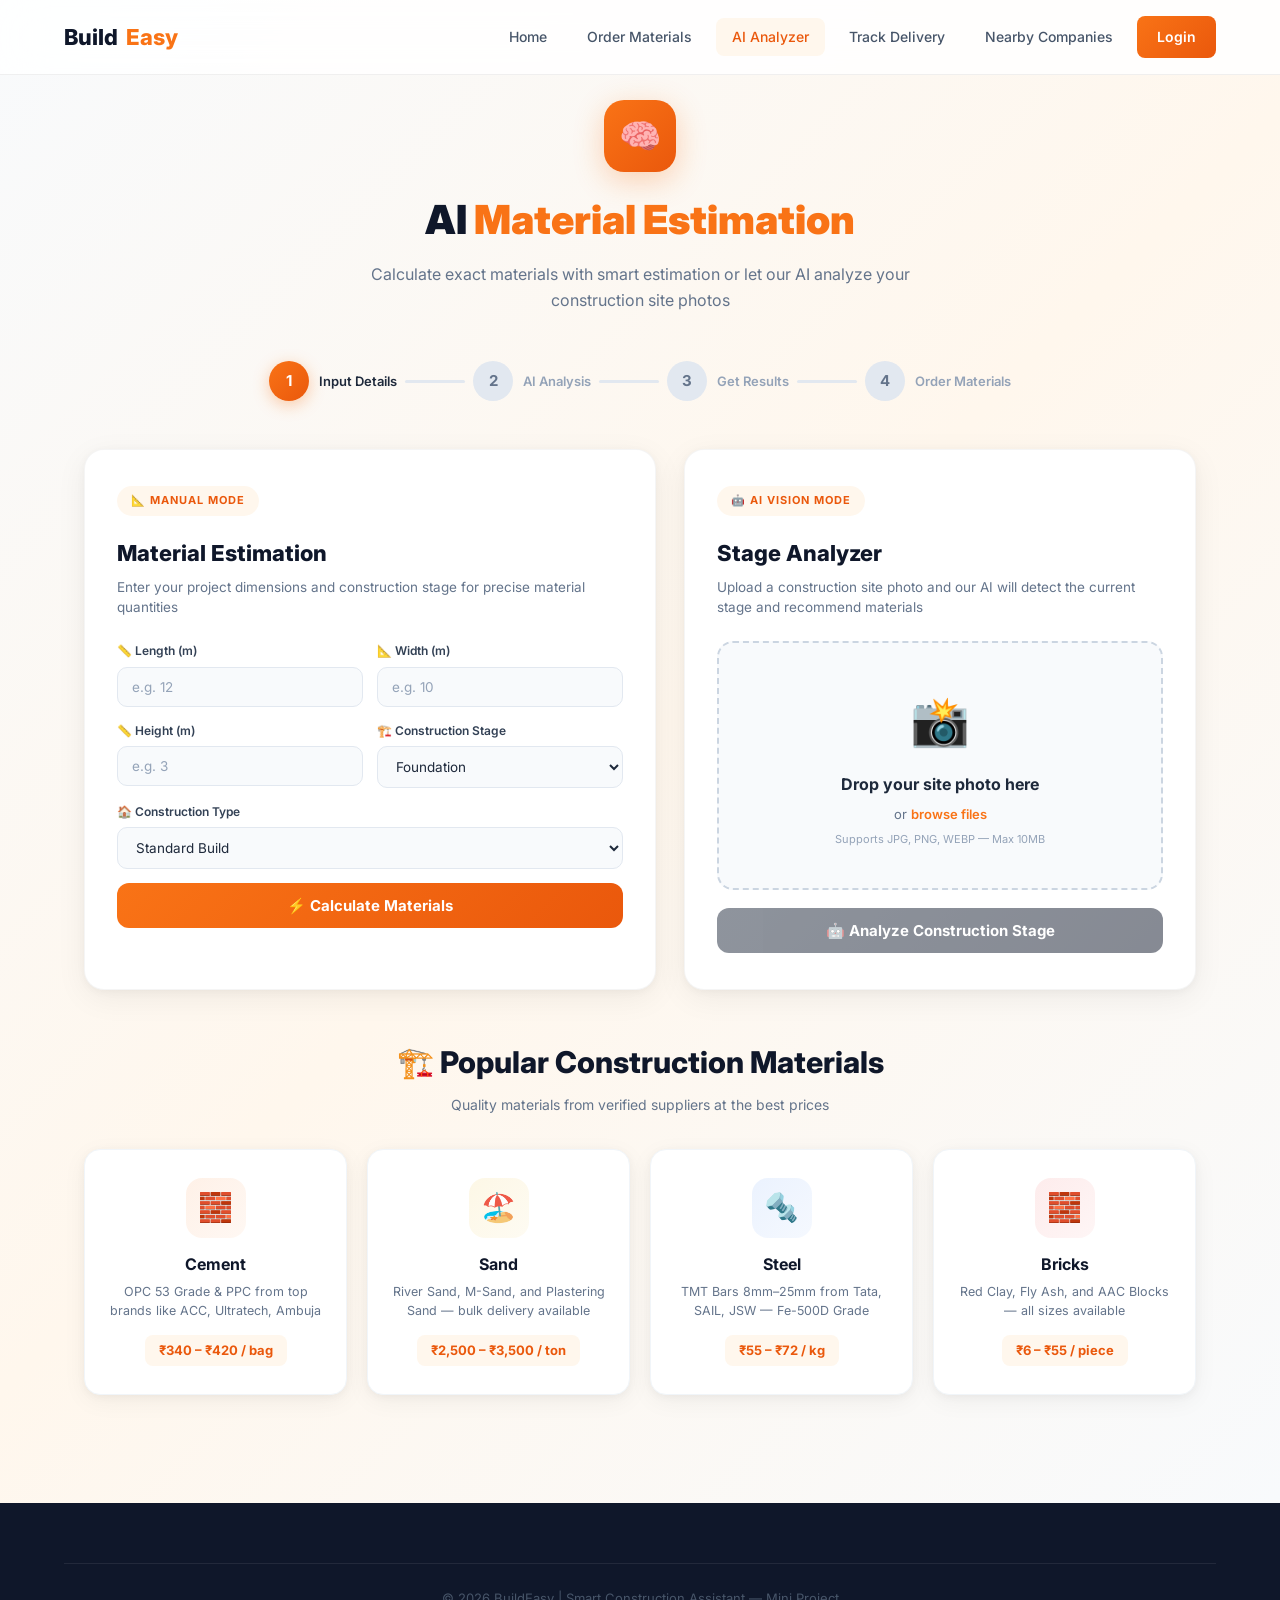
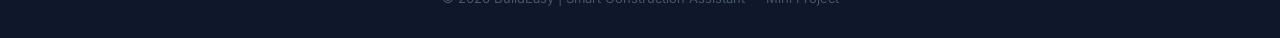
<file: estimate.html>
<!DOCTYPE html>
<html lang="en">

<head>
    <meta charset="UTF-8">
    <meta name="viewport" content="width=device-width, initial-scale=1.0">
    <title>AI Material Estimation & Stage Analyzer | BuildEasy</title>
    <meta name="description"
        content="AI-powered material estimation with visual construction stage detection. Calculate exact materials and get smart recommendations.">
    <link rel="stylesheet" href="style.css">
    <link rel="preconnect" href="https://fonts.googleapis.com">
    <link rel="preconnect" href="https://fonts.gstatic.com" crossorigin>
    <link href="https://fonts.googleapis.com/css2?family=Inter:wght@300;400;500;600;700;800;900&display=swap"
        rel="stylesheet">

    <style>
        /* ============ ESTIMATION PAGE OVERRIDES ============ */
        .est-page {
            padding: 100px 0 60px;
            background: linear-gradient(135deg, var(--grey-50) 0%, #fff7ed 50%, var(--grey-50) 100%);
            min-height: 100vh;
        }

        .est-page .container {
            max-width: 1160px;
        }

        /* --- Page Header --- */
        .est-hero {
            text-align: center;
            margin-bottom: 48px;
        }

        .est-hero .hero-icon {
            width: 72px;
            height: 72px;
            background: linear-gradient(135deg, var(--orange-500), var(--orange-600));
            border-radius: 20px;
            display: inline-flex;
            align-items: center;
            justify-content: center;
            font-size: 34px;
            margin-bottom: 16px;
            box-shadow: 0 8px 30px rgba(249, 115, 22, 0.3);
        }

        .est-hero h1 {
            font-size: clamp(28px, 4vw, 40px);
            font-weight: 900;
            color: var(--grey-900);
            margin-bottom: 10px;
        }

        .est-hero h1 span {
            color: var(--orange-500);
        }

        .est-hero p {
            font-size: 16px;
            color: var(--grey-500);
            max-width: 560px;
            margin: 0 auto;
        }

        /* --- Progress Steps --- */
        .progress-bar {
            display: flex;
            justify-content: center;
            gap: 0;
            margin-bottom: 48px;
            position: relative;
        }

        .progress-step {
            display: flex;
            align-items: center;
            gap: 10px;
            position: relative;
            z-index: 2;
        }

        .progress-step .step-circle {
            width: 40px;
            height: 40px;
            border-radius: 50%;
            background: var(--grey-200);
            color: var(--grey-500);
            display: flex;
            align-items: center;
            justify-content: center;
            font-size: 15px;
            font-weight: 700;
            transition: all 0.4s ease;
        }

        .progress-step.active .step-circle {
            background: linear-gradient(135deg, var(--orange-500), var(--orange-600));
            color: #fff;
            box-shadow: 0 4px 16px rgba(249, 115, 22, 0.35);
        }

        .progress-step.done .step-circle {
            background: #10b981;
            color: #fff;
        }

        .progress-step .step-text {
            font-size: 13px;
            font-weight: 600;
            color: var(--grey-400);
            transition: color 0.3s;
        }

        .progress-step.active .step-text,
        .progress-step.done .step-text {
            color: var(--grey-800);
        }

        .progress-connector {
            width: 60px;
            height: 3px;
            background: var(--grey-200);
            align-self: center;
            margin: 0 8px;
            border-radius: 2px;
            transition: background 0.4s;
        }

        .progress-connector.active {
            background: var(--orange-400);
        }

        /* --- Two-column layout --- */
        .est-grid {
            display: grid;
            grid-template-columns: 1fr 1fr;
            gap: 28px;
            margin-bottom: 48px;
        }

        /* --- Section Cards --- */
        .est-card {
            background: #fff;
            border-radius: 20px;
            padding: 36px 32px;
            box-shadow: 0 2px 8px rgba(0, 0, 0, 0.04), 0 8px 32px rgba(0, 0, 0, 0.06);
            border: 1px solid rgba(0, 0, 0, 0.04);
            transition: all 0.3s ease;
        }

        .est-card:hover {
            box-shadow: 0 8px 40px rgba(0, 0, 0, 0.1);
        }

        .est-card .card-badge {
            display: inline-flex;
            align-items: center;
            gap: 6px;
            background: var(--orange-50);
            color: var(--orange-600);
            font-size: 11px;
            font-weight: 700;
            text-transform: uppercase;
            letter-spacing: 1px;
            padding: 6px 14px;
            border-radius: 50px;
            margin-bottom: 20px;
        }

        .est-card h2 {
            font-size: 22px;
            font-weight: 800;
            color: var(--grey-900);
            margin-bottom: 6px;
        }

        .est-card .subtitle {
            font-size: 13.5px;
            color: var(--grey-500);
            margin-bottom: 24px;
            line-height: 1.5;
        }

        /* --- Form Inputs --- */
        .form-row {
            display: grid;
            grid-template-columns: 1fr 1fr;
            gap: 14px;
            margin-bottom: 14px;
        }

        .form-row.full {
            grid-template-columns: 1fr;
        }

        .form-group {
            display: flex;
            flex-direction: column;
        }

        .form-group label {
            font-size: 12px;
            font-weight: 600;
            color: var(--grey-700);
            margin-bottom: 6px;
            display: flex;
            align-items: center;
            gap: 4px;
        }

        .form-group input,
        .form-group select {
            padding: 11px 14px;
            border: 1.5px solid var(--grey-200);
            border-radius: 10px;
            font-family: 'Inter', sans-serif;
            font-size: 13.5px;
            outline: none;
            transition: all 0.25s;
            background: var(--grey-50);
            color: var(--grey-800);
        }

        .form-group input:focus,
        .form-group select:focus {
            border-color: var(--orange-400);
            box-shadow: 0 0 0 3px rgba(249, 115, 22, 0.1);
            background: #fff;
        }

        .form-group input::placeholder {
            color: var(--grey-400);
        }

        .btn-calculate {
            width: 100%;
            padding: 13px 24px;
            margin-top: 8px;
            background: linear-gradient(135deg, var(--orange-500), var(--orange-600));
            color: #fff;
            border: none;
            border-radius: 12px;
            font-family: 'Inter', sans-serif;
            font-size: 15px;
            font-weight: 700;
            cursor: pointer;
            transition: all 0.3s;
            display: flex;
            align-items: center;
            justify-content: center;
            gap: 8px;
        }

        .btn-calculate:hover {
            transform: translateY(-2px);
            box-shadow: 0 8px 28px rgba(249, 115, 22, 0.35);
        }

        .btn-calculate:active {
            transform: translateY(0);
        }

        /* --- Results Card --- */
        .result-panel {
            margin-top: 24px;
            padding: 24px;
            border-radius: 14px;
            background: linear-gradient(135deg, #fefce8, #fff7ed);
            border: 1px solid var(--orange-100);
            display: none;
            animation: slideUp 0.4s ease;
        }

        .result-panel.visible {
            display: block;
        }

        .result-panel h3 {
            font-size: 16px;
            font-weight: 700;
            color: var(--orange-700);
            margin-bottom: 16px;
            display: flex;
            align-items: center;
            gap: 8px;
        }

        .result-grid {
            display: grid;
            grid-template-columns: 1fr 1fr;
            gap: 10px;
        }

        .result-item {
            display: flex;
            align-items: center;
            gap: 10px;
            padding: 12px 14px;
            background: #fff;
            border-radius: 10px;
            border: 1px solid var(--orange-100);
        }

        .result-item .r-icon {
            width: 38px;
            height: 38px;
            border-radius: 10px;
            display: flex;
            align-items: center;
            justify-content: center;
            font-size: 18px;
            flex-shrink: 0;
        }

        .result-item .r-icon.cement {
            background: rgba(249, 115, 22, 0.1);
        }

        .result-item .r-icon.sand {
            background: rgba(234, 179, 8, 0.1);
        }

        .result-item .r-icon.steel {
            background: rgba(59, 130, 246, 0.1);
        }

        .result-item .r-icon.bricks {
            background: rgba(239, 68, 68, 0.1);
        }

        .result-item .r-icon.aggregate {
            background: rgba(16, 185, 129, 0.1);
        }

        .result-item .r-icon.water {
            background: rgba(6, 182, 212, 0.1);
        }

        .result-item .r-data h4 {
            font-size: 13px;
            font-weight: 700;
            color: var(--grey-800);
        }

        .result-item .r-data p {
            font-size: 12px;
            color: var(--grey-500);
            margin-top: 2px;
        }

        /* --- Drag & Drop Zone --- */
        .drop-zone {
            border: 2.5px dashed var(--grey-300);
            border-radius: 16px;
            padding: 40px 24px;
            text-align: center;
            cursor: pointer;
            transition: all 0.3s;
            background: var(--grey-50);
            position: relative;
            overflow: hidden;
        }

        .drop-zone:hover,
        .drop-zone.dragover {
            border-color: var(--orange-400);
            background: var(--orange-50);
        }

        .drop-zone .drop-icon {
            font-size: 48px;
            margin-bottom: 12px;
            display: block;
            transition: transform 0.3s;
        }

        .drop-zone:hover .drop-icon {
            transform: translateY(-4px);
        }

        .drop-zone h3 {
            font-size: 16px;
            font-weight: 700;
            color: var(--grey-800);
            margin-bottom: 6px;
        }

        .drop-zone p {
            font-size: 13px;
            color: var(--grey-500);
        }

        .drop-zone p span {
            color: var(--orange-500);
            font-weight: 600;
            cursor: pointer;
        }

        .drop-zone input[type="file"] {
            display: none;
        }

        .drop-zone .preview-img {
            max-height: 180px;
            border-radius: 12px;
            margin-top: 12px;
            display: none;
            border: 2px solid var(--orange-200);
        }

        .btn-analyze {
            width: 100%;
            padding: 13px;
            margin-top: 18px;
            background: linear-gradient(135deg, var(--grey-800), var(--grey-900));
            color: #fff;
            border: none;
            border-radius: 12px;
            font-family: 'Inter', sans-serif;
            font-size: 15px;
            font-weight: 700;
            cursor: pointer;
            transition: all 0.3s;
            display: flex;
            align-items: center;
            justify-content: center;
            gap: 8px;
        }

        .btn-analyze:hover {
            transform: translateY(-2px);
            box-shadow: 0 8px 28px rgba(15, 23, 42, 0.3);
        }

        .btn-analyze:disabled {
            opacity: 0.5;
            cursor: not-allowed;
            transform: none;
            box-shadow: none;
        }

        /* --- Scanning Overlay --- */
        .scan-overlay {
            display: none;
            position: absolute;
            inset: 0;
            background: rgba(15, 23, 42, 0.85);
            backdrop-filter: blur(6px);
            border-radius: 16px;
            flex-direction: column;
            align-items: center;
            justify-content: center;
            z-index: 10;
        }

        .scan-overlay.active {
            display: flex;
        }

        .scan-line {
            width: 80%;
            height: 3px;
            background: linear-gradient(90deg, transparent, var(--orange-400), transparent);
            border-radius: 2px;
            animation: scanMove 2s ease-in-out infinite;
            box-shadow: 0 0 20px rgba(249, 115, 22, 0.5);
        }

        @keyframes scanMove {

            0%,
            100% {
                transform: translateY(-60px);
                opacity: 0.3;
            }

            50% {
                transform: translateY(60px);
                opacity: 1;
            }
        }

        .scan-text {
            color: #fff;
            font-size: 14px;
            font-weight: 600;
            margin-top: 20px;
            display: flex;
            align-items: center;
            gap: 8px;
        }

        .scan-text .dot {
            animation: blink 1s infinite;
        }

        @keyframes blink {

            0%,
            100% {
                opacity: 1;
            }

            50% {
                opacity: 0.2;
            }
        }

        /* --- AI Result Panel --- */
        .ai-result {
            margin-top: 24px;
            display: none;
            animation: slideUp 0.5s ease;
        }

        .ai-result.visible {
            display: block;
        }

        .stage-badge {
            display: inline-flex;
            align-items: center;
            gap: 8px;
            padding: 10px 20px;
            border-radius: 50px;
            background: linear-gradient(135deg, var(--orange-500), var(--orange-600));
            color: #fff;
            font-size: 15px;
            font-weight: 700;
            box-shadow: 0 4px 16px rgba(249, 115, 22, 0.3);
            margin-bottom: 12px;
        }

        .confidence-bar-wrap {
            margin-bottom: 20px;
        }

        .confidence-label {
            display: flex;
            justify-content: space-between;
            font-size: 12px;
            font-weight: 600;
            margin-bottom: 6px;
        }

        .confidence-label span:first-child {
            color: var(--grey-600);
        }

        .confidence-label span:last-child {
            color: var(--orange-600);
        }

        .confidence-track {
            height: 8px;
            background: var(--grey-200);
            border-radius: 4px;
            overflow: hidden;
        }

        .confidence-fill {
            height: 100%;
            border-radius: 4px;
            background: linear-gradient(90deg, var(--orange-400), var(--orange-600));
            transition: width 1.5s cubic-bezier(0.4, 0, 0.2, 1);
            width: 0%;
        }

        .ai-result h4 {
            font-size: 14px;
            font-weight: 700;
            color: var(--grey-800);
            margin-bottom: 12px;
            display: flex;
            align-items: center;
            gap: 6px;
        }

        .rec-grid {
            display: grid;
            grid-template-columns: 1fr 1fr;
            gap: 10px;
        }

        .rec-card {
            display: flex;
            align-items: center;
            gap: 10px;
            padding: 12px 14px;
            background: var(--orange-50);
            border: 1px solid var(--orange-100);
            border-radius: 12px;
            transition: all 0.3s;
        }

        .rec-card:hover {
            transform: translateY(-2px);
            box-shadow: 0 4px 16px rgba(249, 115, 22, 0.12);
        }

        .rec-card .rec-icon {
            width: 40px;
            height: 40px;
            border-radius: 10px;
            background: #fff;
            display: flex;
            align-items: center;
            justify-content: center;
            font-size: 20px;
            flex-shrink: 0;
            box-shadow: 0 2px 8px rgba(0, 0, 0, 0.06);
        }

        .rec-card .rec-info h5 {
            font-size: 13px;
            font-weight: 700;
            color: var(--grey-800);
        }

        .rec-card .rec-info p {
            font-size: 11px;
            color: var(--grey-500);
            margin-top: 2px;
        }

        .rec-card .rec-tag {
            margin-left: auto;
            font-size: 10px;
            font-weight: 700;
            background: var(--orange-500);
            color: #fff;
            padding: 3px 8px;
            border-radius: 6px;
            text-transform: uppercase;
        }

        /* --- Material Recommendation Section --- */
        .materials-rec {
            margin-bottom: 48px;
        }

        .rec-header {
            text-align: center;
            margin-bottom: 32px;
        }

        .rec-header h2 {
            font-size: clamp(22px, 3vw, 30px);
            font-weight: 800;
            color: var(--grey-900);
            margin-bottom: 8px;
        }

        .rec-header p {
            font-size: 14px;
            color: var(--grey-500);
        }

        .mat-rec-grid {
            display: grid;
            grid-template-columns: repeat(4, 1fr);
            gap: 20px;
        }

        .mat-rec-card {
            background: #fff;
            border-radius: 16px;
            padding: 28px 22px;
            text-align: center;
            box-shadow: 0 2px 8px rgba(0, 0, 0, 0.04), 0 6px 24px rgba(0, 0, 0, 0.05);
            border: 1px solid var(--grey-100);
            transition: all 0.3s;
            position: relative;
            overflow: hidden;
        }

        .mat-rec-card::before {
            content: '';
            position: absolute;
            top: 0;
            left: 0;
            right: 0;
            height: 4px;
            background: linear-gradient(90deg, var(--orange-400), var(--orange-600));
            opacity: 0;
            transition: opacity 0.3s;
        }

        .mat-rec-card:hover {
            transform: translateY(-6px);
            box-shadow: 0 12px 40px rgba(0, 0, 0, 0.1);
        }

        .mat-rec-card:hover::before {
            opacity: 1;
        }

        .mat-rec-card .mat-icon {
            width: 60px;
            height: 60px;
            border-radius: 16px;
            display: inline-flex;
            align-items: center;
            justify-content: center;
            font-size: 28px;
            margin-bottom: 14px;
        }

        .mat-rec-card .mat-icon.c1 {
            background: linear-gradient(135deg, rgba(249, 115, 22, 0.1), rgba(249, 115, 22, 0.05));
        }

        .mat-rec-card .mat-icon.c2 {
            background: linear-gradient(135deg, rgba(234, 179, 8, 0.1), rgba(234, 179, 8, 0.05));
        }

        .mat-rec-card .mat-icon.c3 {
            background: linear-gradient(135deg, rgba(59, 130, 246, 0.1), rgba(59, 130, 246, 0.05));
        }

        .mat-rec-card .mat-icon.c4 {
            background: linear-gradient(135deg, rgba(239, 68, 68, 0.1), rgba(239, 68, 68, 0.05));
        }

        .mat-rec-card h3 {
            font-size: 16px;
            font-weight: 700;
            color: var(--grey-900);
            margin-bottom: 6px;
        }

        .mat-rec-card p {
            font-size: 12.5px;
            color: var(--grey-500);
            line-height: 1.5;
        }

        .mat-rec-card .price-tag {
            display: inline-block;
            margin-top: 14px;
            padding: 5px 14px;
            background: var(--orange-50);
            color: var(--orange-600);
            font-size: 13px;
            font-weight: 700;
            border-radius: 8px;
        }

        @keyframes slideUp {
            from {
                opacity: 0;
                transform: translateY(16px);
            }

            to {
                opacity: 1;
                transform: translateY(0);
            }
        }

        /* --- Responsive --- */
        @media (max-width: 900px) {
            .est-grid {
                grid-template-columns: 1fr;
            }

            .mat-rec-grid {
                grid-template-columns: 1fr 1fr;
            }
        }

        @media (max-width: 640px) {
            .form-row {
                grid-template-columns: 1fr;
            }

            .result-grid,
            .rec-grid {
                grid-template-columns: 1fr;
            }

            .mat-rec-grid {
                grid-template-columns: 1fr;
            }

            .progress-bar {
                flex-wrap: wrap;
                justify-content: center;
            }

            .progress-connector {
                width: 30px;
            }
        }
    </style>
</head>

<body>

    <!-- NAVBAR (loaded dynamically) -->
    <div id="navbar-placeholder"></div>

    <!-- ESTIMATION PAGE -->
    <section class="est-page">
        <div class="container">

            <!-- Page Hero -->
            <div class="est-hero fade-in">
                <div class="hero-icon">🧠</div>
                <h1>AI <span>Material Estimation</span></h1>
                <p>Calculate exact materials with smart estimation or let our AI analyze your construction site photos
                </p>
            </div>

            <!-- Progress Steps -->
            <div class="progress-bar fade-in">
                <div class="progress-step active" id="ps1">
                    <div class="step-circle">1</div>
                    <div class="step-text">Input Details</div>
                </div>
                <div class="progress-connector" id="pc1"></div>
                <div class="progress-step" id="ps2">
                    <div class="step-circle">2</div>
                    <div class="step-text">AI Analysis</div>
                </div>
                <div class="progress-connector" id="pc2"></div>
                <div class="progress-step" id="ps3">
                    <div class="step-circle">3</div>
                    <div class="step-text">Get Results</div>
                </div>
                <div class="progress-connector" id="pc3"></div>
                <div class="progress-step" id="ps4">
                    <div class="step-circle">4</div>
                    <div class="step-text">Order Materials</div>
                </div>
            </div>

            <!-- Two Sections Side by Side -->
            <div class="est-grid">

                <!-- SECTION 1: Manual Estimation -->
                <div class="est-card fade-in">
                    <div class="card-badge">📐 Manual Mode</div>
                    <h2>Material Estimation</h2>
                    <p class="subtitle">Enter your project dimensions and construction stage for precise material
                        quantities</p>

                    <div class="form-row">
                        <div class="form-group">
                            <label>📏 Length (m)</label>
                            <input type="number" id="estLength" placeholder="e.g. 12" min="1" step="0.1">
                        </div>
                        <div class="form-group">
                            <label>📐 Width (m)</label>
                            <input type="number" id="estWidth" placeholder="e.g. 10" min="1" step="0.1">
                        </div>
                    </div>
                    <div class="form-row">
                        <div class="form-group">
                            <label>📏 Height (m)</label>
                            <input type="number" id="estHeight" placeholder="e.g. 3" min="0.5" step="0.1">
                        </div>
                        <div class="form-group">
                            <label>🏗️ Construction Stage</label>
                            <select id="estStage">
                                <option value="foundation">Foundation</option>
                                <option value="brickwork">Brickwork</option>
                                <option value="roofing">Roofing</option>
                                <option value="plastering">Plastering</option>
                                <option value="finishing">Finishing</option>
                            </select>
                        </div>
                    </div>
                    <div class="form-row full">
                        <div class="form-group">
                            <label>🏠 Construction Type</label>
                            <select id="estType">
                                <option value="normal">Standard Build</option>
                                <option value="premium">Premium Build</option>
                            </select>
                        </div>
                    </div>

                    <button class="btn-calculate" onclick="calculateEstimation()">
                        ⚡ Calculate Materials
                    </button>

                    <!-- Result Panel -->
                    <div class="result-panel" id="manualResult">
                        <h3>📋 Estimated Materials</h3>
                        <div class="result-grid" id="resultGrid">
                            <!-- Filled by JS -->
                        </div>
                    </div>
                </div>

                <!-- SECTION 2: AI Visual Analyzer -->
                <div class="est-card fade-in">
                    <div class="card-badge">🤖 AI Vision Mode</div>
                    <h2>Stage Analyzer</h2>
                    <p class="subtitle">Upload a construction site photo and our AI will detect the current stage and
                        recommend materials</p>

                    <div class="drop-zone" id="dropZone">
                        <div class="scan-overlay" id="scanOverlay">
                            <div class="scan-line"></div>
                            <div class="scan-text">
                                <span class="dot">●</span> AI Scanning Image...
                            </div>
                        </div>
                        <span class="drop-icon">📸</span>
                        <h3>Drop your site photo here</h3>
                        <p>or <span onclick="document.getElementById('fileInput').click()">browse files</span></p>
                        <p style="margin-top:6px; font-size:11px; color:var(--grey-400);">Supports JPG, PNG, WEBP — Max
                            10MB</p>
                        <input type="file" id="fileInput" accept="image/*">
                        <img class="preview-img" id="previewImg" alt="Preview">
                    </div>

                    <button class="btn-analyze" id="analyzeBtn" disabled onclick="analyzeImage()">
                        🤖 Analyze Construction Stage
                    </button>

                    <!-- AI Result -->
                    <div class="ai-result" id="aiResult">
                        <div class="stage-badge" id="stageBadge">🏗️ Foundation Stage</div>

                        <div class="confidence-bar-wrap">
                            <div class="confidence-label">
                                <span>Confidence</span>
                                <span id="confValue">0%</span>
                            </div>
                            <div class="confidence-track">
                                <div class="confidence-fill" id="confFill"></div>
                            </div>
                        </div>

                        <h4>✨ Recommended Materials for Next Stage</h4>
                        <div class="rec-grid" id="recGrid">
                            <!-- Filled by JS -->
                        </div>
                    </div>
                </div>
            </div>

            <!-- Material Recommendation Cards -->
            <div class="materials-rec fade-in">
                <div class="rec-header">
                    <h2>🏗️ Popular Construction Materials</h2>
                    <p>Quality materials from verified suppliers at the best prices</p>
                </div>
                <div class="mat-rec-grid">
                    <div class="mat-rec-card">
                        <div class="mat-icon c1">🧱</div>
                        <h3>Cement</h3>
                        <p>OPC 53 Grade & PPC from top brands like ACC, Ultratech, Ambuja</p>
                        <div class="price-tag">₹340 – ₹420 / bag</div>
                    </div>
                    <div class="mat-rec-card">
                        <div class="mat-icon c2">🏖️</div>
                        <h3>Sand</h3>
                        <p>River Sand, M-Sand, and Plastering Sand — bulk delivery available</p>
                        <div class="price-tag">₹2,500 – ₹3,500 / ton</div>
                    </div>
                    <div class="mat-rec-card">
                        <div class="mat-icon c3">🔩</div>
                        <h3>Steel</h3>
                        <p>TMT Bars 8mm–25mm from Tata, SAIL, JSW — Fe-500D Grade</p>
                        <div class="price-tag">₹55 – ₹72 / kg</div>
                    </div>
                    <div class="mat-rec-card">
                        <div class="mat-icon c4">🧱</div>
                        <h3>Bricks</h3>
                        <p>Red Clay, Fly Ash, and AAC Blocks — all sizes available</p>
                        <div class="price-tag">₹6 – ₹55 / piece</div>
                    </div>
                </div>
            </div>

        </div>
    </section>

    <!-- FOOTER -->
    <footer class="footer">
        <div class="container">
            <div class="footer-bottom">
                <p>© 2026 BuildEasy | Smart Construction Assistant — Mini Project</p>
            </div>
        </div>
    </footer>

    <script src="navbar-loader.js"></script>
    <script src="script.js"></script>
    <script src="estimate.js"></script>
</body>

</html>
</file>
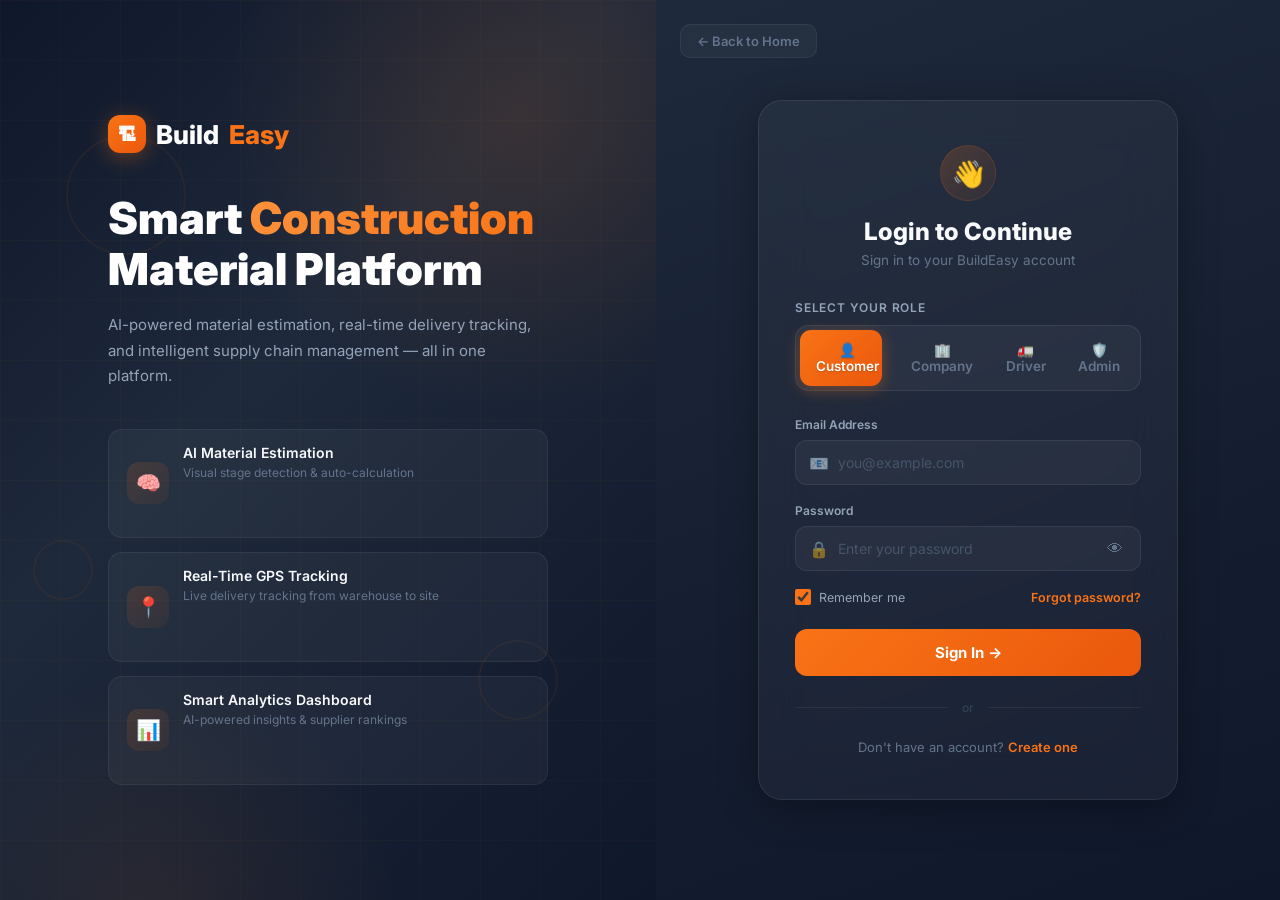
<file: login.html>
<!DOCTYPE html>
<html lang="en">

<head>
    <meta charset="UTF-8">
    <meta name="viewport" content="width=device-width, initial-scale=1.0">
    <title>Login | BuildEasy — Smart Construction Platform</title>
    <meta name="description"
        content="Sign in to your BuildEasy account as Customer or Admin to manage orders, materials, and AI analytics.">
    <link rel="preconnect" href="https://fonts.googleapis.com">
    <link rel="preconnect" href="https://fonts.gstatic.com" crossorigin>
    <link href="https://fonts.googleapis.com/css2?family=Inter:wght@300;400;500;600;700;800;900&display=swap"
        rel="stylesheet">

    <style>
        /* ============ LOGIN PAGE — FULL STANDALONE ============ */
        *,
        *::before,
        *::after {
            margin: 0;
            padding: 0;
            box-sizing: border-box;
        }

        html {
            scroll-behavior: smooth;
        }

        body {
            font-family: 'Inter', -apple-system, BlinkMacSystemFont, sans-serif;
            min-height: 100vh;
            overflow-x: hidden;
            background: #0f172a;
            color: #e2e8f0;
        }

        a {
            text-decoration: none;
            color: inherit;
        }

        /* --- Layout: Split screen --- */
        .login-wrapper {
            display: flex;
            min-height: 100vh;
        }

        /* === LEFT PANEL — Brand illustration === */
        .login-left {
            flex: 1;
            position: relative;
            overflow: hidden;
            background: linear-gradient(135deg, #0f172a 0%, #1e293b 40%, #0f172a 100%);
            display: flex;
            align-items: center;
            justify-content: center;
            padding: 60px 48px;
        }

        .login-left::before {
            content: '';
            position: absolute;
            top: -20%;
            right: -25%;
            width: 600px;
            height: 600px;
            border-radius: 50%;
            background: radial-gradient(circle, rgba(249, 115, 22, 0.12) 0%, transparent 70%);
            animation: glow 8s ease-in-out infinite;
        }

        .login-left::after {
            content: '';
            position: absolute;
            bottom: -30%;
            left: -15%;
            width: 500px;
            height: 500px;
            border-radius: 50%;
            background: radial-gradient(circle, rgba(249, 115, 22, 0.08) 0%, transparent 70%);
            animation: glow 10s ease-in-out infinite reverse;
        }

        @keyframes glow {

            0%,
            100% {
                transform: scale(1);
                opacity: 0.5;
            }

            50% {
                transform: scale(1.15);
                opacity: 1;
            }
        }

        .brand-content {
            position: relative;
            z-index: 2;
            max-width: 440px;
        }

        .brand-logo {
            font-size: 26px;
            font-weight: 800;
            color: #fff;
            margin-bottom: 40px;
            display: flex;
            align-items: center;
            gap: 10px;
        }

        .brand-logo span {
            color: #f97316;
        }

        .brand-logo .logo-dot {
            width: 38px;
            height: 38px;
            border-radius: 12px;
            background: linear-gradient(135deg, #f97316, #ea580c);
            display: flex;
            align-items: center;
            justify-content: center;
            font-size: 18px;
            color: #fff;
            box-shadow: 0 4px 20px rgba(249, 115, 22, 0.35);
        }

        .brand-content h1 {
            font-size: clamp(30px, 4vw, 44px);
            font-weight: 900;
            color: #fff;
            line-height: 1.15;
            margin-bottom: 18px;
        }

        .brand-content h1 .hl {
            background: linear-gradient(135deg, #fb923c, #f97316);
            -webkit-background-clip: text;
            -webkit-text-fill-color: transparent;
            background-clip: text;
        }

        .brand-content p {
            font-size: 15px;
            color: #94a3b8;
            line-height: 1.7;
            margin-bottom: 40px;
        }

        /* Feature pills */
        .feature-pills {
            display: flex;
            flex-direction: column;
            gap: 14px;
        }

        .pill {
            display: flex;
            align-items: center;
            gap: 14px;
            padding: 14px 18px;
            border-radius: 14px;
            background: rgba(255, 255, 255, 0.04);
            border: 1px solid rgba(255, 255, 255, 0.06);
            transition: all 0.3s;
        }

        .pill:hover {
            background: rgba(249, 115, 22, 0.08);
            border-color: rgba(249, 115, 22, 0.15);
            transform: translateX(6px);
        }

        .pill .pill-icon {
            width: 42px;
            height: 42px;
            border-radius: 12px;
            background: linear-gradient(135deg, rgba(249, 115, 22, 0.15), rgba(249, 115, 22, 0.05));
            display: flex;
            align-items: center;
            justify-content: center;
            font-size: 20px;
            flex-shrink: 0;
        }

        .pill h4 {
            font-size: 14px;
            font-weight: 600;
            color: #f8fafc;
        }

        .pill p {
            font-size: 12px;
            color: #64748b;
            margin-top: 2px;
        }

        /* Floating shapes */
        .float-shape {
            position: absolute;
            border-radius: 50%;
            opacity: 0.06;
            z-index: 1;
            border: 2px solid #f97316;
        }

        .float-shape.s1 {
            width: 120px;
            height: 120px;
            top: 15%;
            left: 10%;
            animation: float 12s ease-in-out infinite;
        }

        .float-shape.s2 {
            width: 80px;
            height: 80px;
            bottom: 20%;
            right: 15%;
            animation: float 16s ease-in-out infinite reverse;
        }

        .float-shape.s3 {
            width: 60px;
            height: 60px;
            top: 60%;
            left: 5%;
            animation: float 14s ease-in-out infinite 3s;
        }

        @keyframes float {

            0%,
            100% {
                transform: translate(0, 0) rotate(0);
            }

            33% {
                transform: translate(15px, -20px) rotate(8deg);
            }

            66% {
                transform: translate(-10px, 15px) rotate(-5deg);
            }
        }

        /* Grid pattern overlay */
        .grid-overlay {
            position: absolute;
            inset: 0;
            z-index: 0;
            background-image:
                linear-gradient(rgba(249, 115, 22, 0.03) 1px, transparent 1px),
                linear-gradient(90deg, rgba(249, 115, 22, 0.03) 1px, transparent 1px);
            background-size: 60px 60px;
        }

        /* === RIGHT PANEL — Login form === */
        .login-right {
            flex: 1;
            display: flex;
            align-items: center;
            justify-content: center;
            padding: 40px 32px;
            background: linear-gradient(160deg, #1e293b 0%, #0f172a 100%);
            position: relative;
        }

        /* Glass card */
        .login-card {
            width: 100%;
            max-width: 420px;
            background: rgba(255, 255, 255, 0.04);
            backdrop-filter: blur(24px);
            -webkit-backdrop-filter: blur(24px);
            border: 1px solid rgba(255, 255, 255, 0.08);
            border-radius: 24px;
            padding: 44px 36px;
            box-shadow: 0 8px 40px rgba(0, 0, 0, 0.3);
            animation: cardIn 0.6s ease;
        }

        @keyframes cardIn {
            from {
                opacity: 0;
                transform: translateY(24px) scale(0.97);
            }

            to {
                opacity: 1;
                transform: translateY(0) scale(1);
            }
        }

        .login-card .card-header {
            text-align: center;
            margin-bottom: 32px;
        }

        .card-header .icon-circle {
            width: 56px;
            height: 56px;
            border-radius: 50%;
            margin: 0 auto 16px;
            background: linear-gradient(135deg, rgba(249, 115, 22, 0.2), rgba(249, 115, 22, 0.05));
            display: flex;
            align-items: center;
            justify-content: center;
            font-size: 26px;
            border: 1px solid rgba(249, 115, 22, 0.15);
        }

        .card-header h2 {
            font-size: 24px;
            font-weight: 800;
            color: #f8fafc;
            margin-bottom: 6px;
        }

        .card-header p {
            font-size: 13.5px;
            color: #64748b;
        }

        /* --- Role Toggle --- */
        .role-toggle-wrap {
            margin-bottom: 26px;
        }

        .role-toggle-wrap label {
            display: block;
            font-size: 12px;
            font-weight: 600;
            color: #94a3b8;
            margin-bottom: 10px;
            text-transform: uppercase;
            letter-spacing: 0.8px;
        }

        .role-toggle {
            display: flex;
            background: rgba(255, 255, 255, 0.04);
            border: 1px solid rgba(255, 255, 255, 0.08);
            border-radius: 14px;
            padding: 4px;
            position: relative;
        }

        .role-btn {
            flex: 1;
            padding: 12px 16px;
            text-align: center;
            font-size: 13.5px;
            font-weight: 600;
            color: #64748b;
            cursor: pointer;
            border-radius: 11px;
            transition: all 0.35s cubic-bezier(0.4, 0, 0.2, 1);
            position: relative;
            z-index: 2;
            display: flex;
            align-items: center;
            justify-content: center;
            gap: 8px;
            user-select: none;
        }

        .role-btn:hover {
            color: #cbd5e1;
        }

        .role-btn.active {
            color: #fff;
            text-shadow: 0 1px 2px rgba(0, 0, 0, 0.2);
        }

        .role-slider {
            position: absolute;
            top: 4px;
            bottom: 4px;
            width: calc(25% - 4px);
            border-radius: 11px;
            background: linear-gradient(135deg, #f97316, #ea580c);
            box-shadow: 0 4px 16px rgba(249, 115, 22, 0.35);
            transition: left 0.35s cubic-bezier(0.4, 0, 0.2, 1);
            left: 4px;
            z-index: 1;
        }

        .role-slider.company {
            left: calc(25%);
        }

        .role-slider.driver {
            left: calc(50%);
        }

        .role-slider.admin {
            left: calc(75%);
        }

        /* --- Input fields --- */
        .form-group {
            margin-bottom: 18px;
            position: relative;
        }

        .form-group label {
            display: block;
            font-size: 12px;
            font-weight: 600;
            color: #94a3b8;
            margin-bottom: 8px;
        }

        .input-wrapper {
            position: relative;
        }

        .input-wrapper .input-icon {
            position: absolute;
            left: 14px;
            top: 50%;
            transform: translateY(-50%);
            font-size: 16px;
            opacity: 0.5;
            pointer-events: none;
        }

        .form-group input {
            width: 100%;
            padding: 13px 14px 13px 42px;
            background: rgba(255, 255, 255, 0.04);
            border: 1.5px solid rgba(255, 255, 255, 0.08);
            border-radius: 12px;
            font-family: 'Inter', sans-serif;
            font-size: 14px;
            color: #f8fafc;
            outline: none;
            transition: all 0.25s;
        }

        .form-group input::placeholder {
            color: #475569;
        }

        .form-group input:focus {
            border-color: #f97316;
            box-shadow: 0 0 0 3px rgba(249, 115, 22, 0.12);
            background: rgba(255, 255, 255, 0.06);
        }

        .input-wrapper .toggle-pass {
            position: absolute;
            right: 14px;
            top: 50%;
            transform: translateY(-50%);
            background: none;
            border: none;
            color: #64748b;
            font-size: 16px;
            cursor: pointer;
            padding: 4px;
            transition: color 0.2s;
        }

        .input-wrapper .toggle-pass:hover {
            color: #f97316;
        }

        /* --- Remember & Forgot --- */
        .form-extras {
            display: flex;
            justify-content: space-between;
            align-items: center;
            margin-bottom: 24px;
        }

        .remember {
            display: flex;
            align-items: center;
            gap: 8px;
            font-size: 12.5px;
            color: #94a3b8;
            cursor: pointer;
        }

        .remember input[type="checkbox"] {
            width: 16px;
            height: 16px;
            accent-color: #f97316;
            border-radius: 4px;
            cursor: pointer;
        }

        .forgot {
            font-size: 12.5px;
            font-weight: 600;
            color: #f97316;
            transition: color 0.2s;
        }

        .forgot:hover {
            color: #fb923c;
            text-decoration: underline;
        }

        /* --- Login button --- */
        .btn-login {
            width: 100%;
            padding: 14px;
            background: linear-gradient(135deg, #f97316, #ea580c);
            color: #fff;
            border: none;
            border-radius: 12px;
            font-family: 'Inter', sans-serif;
            font-size: 15px;
            font-weight: 700;
            cursor: pointer;
            transition: all 0.3s;
            display: flex;
            align-items: center;
            justify-content: center;
            gap: 8px;
            position: relative;
            overflow: hidden;
        }

        .btn-login::before {
            content: '';
            position: absolute;
            inset: 0;
            background: linear-gradient(135deg, rgba(255, 255, 255, 0.15), transparent);
            opacity: 0;
            transition: opacity 0.3s;
        }

        .btn-login:hover {
            transform: translateY(-2px);
            box-shadow: 0 8px 30px rgba(249, 115, 22, 0.4);
        }

        .btn-login:hover::before {
            opacity: 1;
        }

        .btn-login:active {
            transform: translateY(0);
        }

        /* Loading state */
        .btn-login.loading {
            pointer-events: none;
            opacity: 0.8;
        }

        .btn-login .spinner {
            display: none;
            width: 18px;
            height: 18px;
            border: 2.5px solid rgba(255, 255, 255, 0.3);
            border-top-color: #fff;
            border-radius: 50%;
            animation: spin 0.7s linear infinite;
        }

        .btn-login.loading .spinner {
            display: block;
        }

        .btn-login.loading .btn-text {
            display: none;
        }

        @keyframes spin {
            to {
                transform: rotate(360deg);
            }
        }

        /* --- Divider --- */
        .divider {
            display: flex;
            align-items: center;
            gap: 14px;
            margin: 24px 0;
            color: #334155;
            font-size: 12px;
            font-weight: 500;
        }

        .divider::before,
        .divider::after {
            content: '';
            flex: 1;
            height: 1px;
            background: rgba(255, 255, 255, 0.06);
        }

        /* --- Footer text --- */
        .login-footer {
            text-align: center;
            font-size: 13px;
            color: #64748b;
        }

        .login-footer a {
            color: #f97316;
            font-weight: 600;
            transition: color 0.2s;
        }

        .login-footer a:hover {
            color: #fb923c;
            text-decoration: underline;
        }

        /* --- Toast --- */
        .toast-container {
            position: fixed;
            top: 24px;
            right: 24px;
            z-index: 200;
            display: flex;
            flex-direction: column;
            gap: 8px;
        }

        .toast {
            padding: 14px 20px;
            border-radius: 12px;
            color: #fff;
            font-size: 13px;
            font-weight: 500;
            display: flex;
            align-items: center;
            gap: 8px;
            box-shadow: 0 8px 24px rgba(0, 0, 0, 0.25);
            animation: toastIn 0.3s ease, toastOut 0.3s ease 2.7s forwards;
        }

        .toast.success {
            background: #10b981;
        }

        .toast.error {
            background: #ef4444;
        }

        @keyframes toastIn {
            from {
                transform: translateX(80px);
                opacity: 0;
            }

            to {
                transform: translateX(0);
                opacity: 1;
            }
        }

        @keyframes toastOut {
            to {
                opacity: 0;
                transform: translateX(50px);
            }
        }

        /* --- Back to home --- */
        .back-home {
            position: absolute;
            top: 24px;
            left: 24px;
            z-index: 10;
            display: flex;
            align-items: center;
            gap: 6px;
            font-size: 13px;
            font-weight: 600;
            color: #64748b;
            padding: 8px 16px;
            border-radius: 10px;
            background: rgba(255, 255, 255, 0.04);
            border: 1px solid rgba(255, 255, 255, 0.06);
            transition: all 0.25s;
        }

        .back-home:hover {
            color: #f97316;
            background: rgba(249, 115, 22, 0.08);
            border-color: rgba(249, 115, 22, 0.15);
        }

        /* === RESPONSIVE === */
        @media (max-width: 900px) {
            .login-left {
                display: none;
            }

            .login-right {
                flex: 1;
            }

            .back-home {
                color: #94a3b8;
            }
        }

        @media (max-width: 480px) {
            .login-card {
                padding: 32px 24px;
                border-radius: 20px;
            }

            .login-right {
                padding: 24px 16px;
            }
        }
    </style>
</head>

<body>
    <div class="toast-container" id="toastContainer"></div>

    <div class="login-wrapper">

        <!-- ======== LEFT PANEL ======== -->
        <div class="login-left">
            <div class="grid-overlay"></div>
            <div class="float-shape s1"></div>
            <div class="float-shape s2"></div>
            <div class="float-shape s3"></div>

            <div class="brand-content">
                <div class="brand-logo">
                    <div class="logo-dot">🏗</div>
                    Build<span>Easy</span>
                </div>

                <h1>Smart <span class="hl">Construction</span> Material Platform</h1>
                <p>AI-powered material estimation, real-time delivery tracking, and intelligent supply chain management
                    — all in one platform.</p>

                <div class="feature-pills">
                    <div class="pill">
                        <div class="pill-icon">🧠</div>
                        <div>
                            <h4>AI Material Estimation</h4>
                            <p>Visual stage detection & auto-calculation</p>
                        </div>
                    </div>
                    <div class="pill">
                        <div class="pill-icon">📍</div>
                        <div>
                            <h4>Real-Time GPS Tracking</h4>
                            <p>Live delivery tracking from warehouse to site</p>
                        </div>
                    </div>
                    <div class="pill">
                        <div class="pill-icon">📊</div>
                        <div>
                            <h4>Smart Analytics Dashboard</h4>
                            <p>AI-powered insights & supplier rankings</p>
                        </div>
                    </div>
                </div>
            </div>
        </div>

        <!-- ======== RIGHT PANEL ======== -->
        <div class="login-right">
            <a href="index.html" class="back-home">← Back to Home</a>

            <div class="login-card">
                <div class="card-header">
                    <div class="icon-circle" id="cardIcon">👋</div>
                    <h2 id="cardTitle">Login to Continue</h2>
                    <p id="cardSubtitle">Sign in to your BuildEasy account</p>
                </div>

                <!-- Role Toggle (login only) -->
                <div class="role-toggle-wrap" id="roleToggleWrap">
                    <label>Select your role</label>
                    <div class="role-toggle" id="roleToggle">
                        <div class="role-slider" id="roleSlider"></div>
                        <div class="role-btn active" data-role="customer" onclick="selectRole('customer')">
                            👤 Customer
                        </div>
                        <div class="role-btn" data-role="company" onclick="selectRole('company')">
                            🏢 Company
                        </div>
                        <div class="role-btn" data-role="driver" onclick="selectRole('driver')">
                            🚛 Driver
                        </div>
                        <div class="role-btn" data-role="admin" onclick="selectRole('admin')">
                            🛡️ Admin
                        </div>
                    </div>
                </div>

                <!-- ═══ LOGIN FORM ═══ -->
                <div id="loginFormSection">
                    <form id="loginForm" onsubmit="return handleLogin(event)">
                        <div class="form-group">
                            <label>Email Address</label>
                            <div class="input-wrapper">
                                <span class="input-icon">📧</span>
                                <input type="email" id="loginEmail" placeholder="you@example.com" required
                                    autocomplete="email">
                            </div>
                        </div>

                        <div class="form-group">
                            <label>Password</label>
                            <div class="input-wrapper">
                                <span class="input-icon">🔒</span>
                                <input type="password" id="loginPassword" placeholder="Enter your password" required
                                    autocomplete="current-password">
                                <button type="button" class="toggle-pass" onclick="togglePassword('loginPassword')"
                                    title="Show / Hide">👁</button>
                            </div>
                        </div>

                        <div class="form-extras">
                            <label class="remember">
                                <input type="checkbox" checked> Remember me
                            </label>
                            <a href="#" class="forgot" onclick="showForgotPassword(); return false;">Forgot
                                password?</a>
                        </div>

                        <button type="submit" class="btn-login" id="btnLogin">
                            <span class="btn-text">Sign In →</span>
                            <div class="spinner"></div>
                        </button>
                    </form>

                    <div class="divider">or</div>
                    <p class="login-footer">
                        Don't have an account? <a href="#" onclick="showSignupForm(); return false;">Create one</a>
                    </p>
                </div>

                <!-- ═══ SIGNUP FORM ═══ -->
                <div id="signupFormSection" style="display:none;">
                    <form id="signupForm" onsubmit="return handleSignup(event)">
                        <div class="form-group">
                            <label>Full Name</label>
                            <div class="input-wrapper">
                                <span class="input-icon">👤</span>
                                <input type="text" id="signupName" placeholder="Your full name" required
                                    autocomplete="name">
                            </div>
                        </div>

                        <div class="form-group">
                            <label>Email Address</label>
                            <div class="input-wrapper">
                                <span class="input-icon">📧</span>
                                <input type="email" id="signupEmail" placeholder="you@example.com" required
                                    autocomplete="email">
                            </div>
                        </div>

                        <div class="form-group">
                            <label>Password <span style="color:#64748b; font-weight:400;">(min 6
                                    characters)</span></label>
                            <div class="input-wrapper">
                                <span class="input-icon">🔒</span>
                                <input type="password" id="signupPassword" placeholder="Create a strong password"
                                    required minlength="6" autocomplete="new-password">
                                <button type="button" class="toggle-pass" onclick="togglePassword('signupPassword')"
                                    title="Show / Hide">👁</button>
                            </div>
                        </div>

                        <button type="submit" class="btn-login" id="btnSignup" style="margin-top: 8px;">
                            <span class="btn-text">Create Account →</span>
                            <div class="spinner"></div>
                        </button>
                    </form>

                    <div class="divider">or</div>
                    <p class="login-footer">
                        Already have an account? <a href="#" onclick="showLoginForm(); return false;">Sign in</a>
                        <br>Register as a company? <a href="#" onclick="showCompanySignupForm(); return false;">Company
                            Signup</a>
                    </p>
                </div>

                <!-- ═══ FORGOT PASSWORD FORM ═══ -->
                <div id="forgotFormSection" style="display:none;">
                    <form id="forgotForm" onsubmit="return handleResetPassword(event)">
                        <div class="form-group">
                            <label>Email Address</label>
                            <div class="input-wrapper">
                                <span class="input-icon">📧</span>
                                <input type="email" id="resetEmail" placeholder="you@example.com" required
                                    autocomplete="email">
                            </div>
                        </div>

                        <div class="form-group">
                            <label>New Password <span style="color:#64748b; font-weight:400;">(min 6
                                    characters)</span></label>
                            <div class="input-wrapper">
                                <span class="input-icon">🔒</span>
                                <input type="password" id="resetPassword" placeholder="Enter new password" required
                                    minlength="6" autocomplete="new-password">
                                <button type="button" class="toggle-pass" onclick="togglePassword('resetPassword')"
                                    title="Show / Hide">👁</button>
                            </div>
                        </div>

                        <button type="submit" class="btn-login" id="btnReset" style="margin-top: 8px;">
                            <span class="btn-text">Reset Password →</span>
                            <div class="spinner"></div>
                        </button>
                    </form>

                    <div class="divider">or</div>
                    <p class="login-footer">
                        Remember your password? <a href="#" onclick="showLoginForm(); return false;">Sign in</a>
                    </p>
                </div>

                <!-- ═══ COMPANY SIGNUP FORM ═══ -->
                <div id="companySignupSection" style="display:none;">
                    <form id="companySignupForm" onsubmit="return handleCompanySignup(event)">
                        <div class="form-group">
                            <label>Your Full Name</label>
                            <div class="input-wrapper">
                                <span class="input-icon">👤</span>
                                <input type="text" id="companyOwnerName" placeholder="Your name" required>
                            </div>
                        </div>
                        <div class="form-group">
                            <label>Company Name</label>
                            <div class="input-wrapper">
                                <span class="input-icon">🏢</span>
                                <input type="text" id="companyName" placeholder="e.g. SupplyCo Chennai" required>
                            </div>
                        </div>
                        <div class="form-group">
                            <label>Email Address</label>
                            <div class="input-wrapper">
                                <span class="input-icon">📧</span>
                                <input type="email" id="companyEmail" placeholder="company@example.com" required>
                            </div>
                        </div>
                        <div class="form-group">
                            <label>Password <span style="color:#64748b; font-weight:400;">(min 6
                                    characters)</span></label>
                            <div class="input-wrapper">
                                <span class="input-icon">🔒</span>
                                <input type="password" id="companyPassword" placeholder="Create password" required
                                    minlength="6">
                            </div>
                        </div>
                        <div class="form-group">
                            <label>Phone Number</label>
                            <div class="input-wrapper">
                                <span class="input-icon">📱</span>
                                <input type="text" id="companyPhone" placeholder="+91 98765 43210">
                            </div>
                        </div>
                        <div class="form-group">
                            <label>Address</label>
                            <div class="input-wrapper">
                                <span class="input-icon">📍</span>
                                <input type="text" id="companyAddress" placeholder="Anna Nagar, Chennai">
                            </div>
                        </div>
                        <div class="form-group">
                            <label>GST Number <span style="color:#64748b; font-weight:400;">(optional)</span></label>
                            <div class="input-wrapper">
                                <span class="input-icon">🏦</span>
                                <input type="text" id="companyGST" placeholder="e.g. 33AABCT1332L1ZZ" maxlength="15"
                                    style="text-transform:uppercase;">
                            </div>
                        </div>
                        <div class="form-group">
                            <label>Business Type</label>
                            <div class="input-wrapper">
                                <span class="input-icon">🏭</span>
                                <select id="companyBusinessType"
                                    style="width:100%;padding:12px 14px 12px 42px;background:rgba(255,255,255,0.04);border:1.5px solid rgba(255,255,255,0.08);border-radius:12px;color:#f8fafc;font-family:'Inter',sans-serif;font-size:14px;outline:none;">
                                    <option value="Retailer">Retailer</option>
                                    <option value="Wholesaler">Wholesaler</option>
                                    <option value="Distributor">Distributor</option>
                                    <option value="Manufacturer">Manufacturer</option>
                                </select>
                            </div>
                        </div>
                        <div style="display:flex;gap:12px;">
                            <div class="form-group" style="flex:1;">
                                <label>Longitude</label>
                                <div class="input-wrapper">
                                    <span class="input-icon">🌐</span>
                                    <input type="number" step="any" id="companyLng" placeholder="80.2707" required>
                                </div>
                            </div>
                            <div class="form-group" style="flex:1;">
                                <label>Latitude</label>
                                <div class="input-wrapper">
                                    <span class="input-icon">🌐</span>
                                    <input type="number" step="any" id="companyLat" placeholder="13.0827" required>
                                </div>
                            </div>
                        </div>
                        <button type="button"
                            style="width:100%;padding:10px;margin-bottom:14px;background:rgba(249,115,22,0.1);color:#f97316;border:1px dashed #f97316;border-radius:10px;font-size:13px;font-weight:600;cursor:pointer;"
                            onclick="detectCompanyLocation()">📍 Auto-Detect My Location</button>
                        <button type="submit" class="btn-login" id="btnCompanySignup" style="margin-top:4px;">
                            <span class="btn-text">Register Company →</span>
                            <div class="spinner"></div>
                        </button>
                    </form>
                    <div class="divider">or</div>
                    <p class="login-footer">
                        Already have an account? <a href="#" onclick="showLoginForm(); return false;">Sign in</a>
                        <br>Register as a customer? <a href="#" onclick="showSignupForm(); return false;">Customer
                            Signup</a>
                    </p>
                </div>

            </div>
        </div>
    </div>

    <script src="login.js"></script>
</body>

</html>
</file>
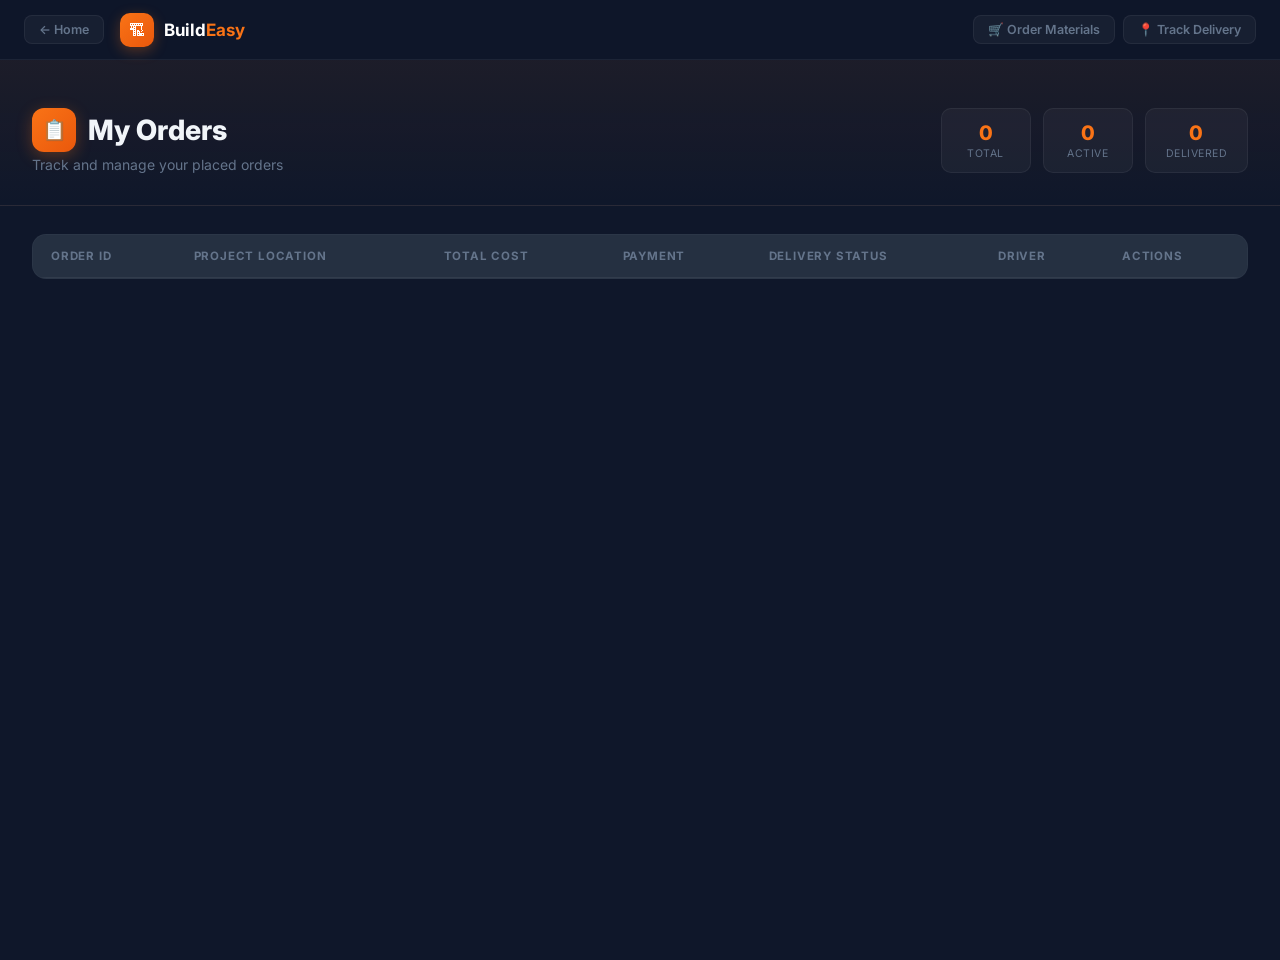
<file: my-orders.html>
<!DOCTYPE html>
<html lang="en">

<head>
    <meta charset="UTF-8">
    <meta name="viewport" content="width=device-width, initial-scale=1.0">
    <title>My Orders | BuildEasy</title>
    <meta name="description"
        content="View, track, and manage all your BuildEasy construction material orders in one dashboard.">
    <link rel="preconnect" href="https://fonts.googleapis.com">
    <link rel="preconnect" href="https://fonts.gstatic.com" crossorigin>
    <link href="https://fonts.googleapis.com/css2?family=Inter:wght@300;400;500;600;700;800&display=swap"
        rel="stylesheet">
    <link rel="stylesheet" href="my-orders.css">
</head>

<body>

    <div class="toast-container" id="toastContainer"></div>

    <!-- ======== TOP NAVIGATION ======== -->
    <header class="track-topbar">
        <div style="display:flex;align-items:center;gap:16px;">
            <a href="index.html" class="back-link">← Home</a>
            <div class="topbar-brand">
                <div class="logo-box">🏗</div>
                <h2>Build<span>Easy</span></h2>
            </div>
        </div>
        <div style="display:flex;align-items:center;gap:8px;">
            <a href="materials.html" class="back-link">🛒 Order Materials</a>
            <a href="orders.html" class="back-link">📍 Track Delivery</a>
        </div>
    </header>

    <!-- ======== PAGE HEADER ======== -->
    <section class="page-header">
        <div class="page-header-inner">
            <div>
                <h1>
                    <span class="icon">📋</span>
                    My Orders
                </h1>
                <p>Track and manage your placed orders</p>
            </div>
            <div class="order-stats">
                <div class="order-stat">
                    <div class="stat-val" id="statTotal">0</div>
                    <div class="stat-label">Total</div>
                </div>
                <div class="order-stat">
                    <div class="stat-val" id="statActive">0</div>
                    <div class="stat-label">Active</div>
                </div>
                <div class="order-stat">
                    <div class="stat-val" id="statDelivered">0</div>
                    <div class="stat-label">Delivered</div>
                </div>
            </div>
        </div>
    </section>

    <!-- ======== ORDERS TABLE ======== -->
    <main class="orders-container">

        <div class="orders-table-wrap" id="ordersTableWrap">
            <table class="orders-table">
                <thead>
                    <tr>
                        <th>Order ID</th>
                        <th>Project Location</th>
                        <th>Total Cost</th>
                        <th>Payment</th>
                        <th>Delivery Status</th>
                        <th>Driver</th>
                        <th>Actions</th>
                    </tr>
                </thead>
                <tbody id="ordersBody">
                    <!-- Populated by JS -->
                </tbody>
            </table>
        </div>

        <!-- Loading State -->
        <div class="empty-state" id="loadingState" style="display:none;">
            <div class="empty-illustration" style="animation:spin 1.5s linear infinite;">⏳</div>
            <h3>Loading Orders...</h3>
            <p>Fetching your orders from the server</p>
        </div>

        <!-- Empty State (hidden by default) -->
        <div class="empty-state" id="emptyState" style="display:none;">
            <div class="empty-illustration">📦</div>
            <h3>No Orders Yet</h3>
            <p>No orders yet. Start by placing your first order!</p>
            <a href="materials.html" class="btn-start">🛒 Order Materials →</a>
        </div>

    </main>

    <!-- ======== ORDER DETAILS MODAL ======== -->
    <div class="modal-overlay" id="modalOverlay">
        <div class="modal">
            <div class="modal-header">
                <h2>📋 Order <span class="modal-order-id" id="modalOrderId"></span></h2>
                <button class="modal-close" onclick="closeModal()" aria-label="Close modal">✕</button>
            </div>
            <div class="modal-body">

                <!-- Order Info -->
                <div class="modal-section">
                    <div class="modal-section-title">📝 Order Information</div>
                    <div class="modal-info-grid" id="modalInfoGrid"></div>
                </div>

                <!-- Materials -->
                <div class="modal-section">
                    <div class="modal-section-title">📦 Materials Ordered</div>
                    <div class="modal-mat-list" id="modalMaterials"></div>
                </div>

                <!-- Delivery Progress -->
                <div class="modal-section">
                    <div class="modal-section-title" id="modalDeliveryLabel">🚚 Delivery Progress</div>
                    <div class="progress-track">
                        <div class="progress-fill" id="modalProgress" style="width: 0%;"></div>
                    </div>

                    <!-- Status Timeline -->
                    <div class="modal-timeline" id="modalTimeline"></div>
                </div>

            </div>
        </div>
    </div>

    <script src="my-orders.js"></script>
</body>

</html>
</file>
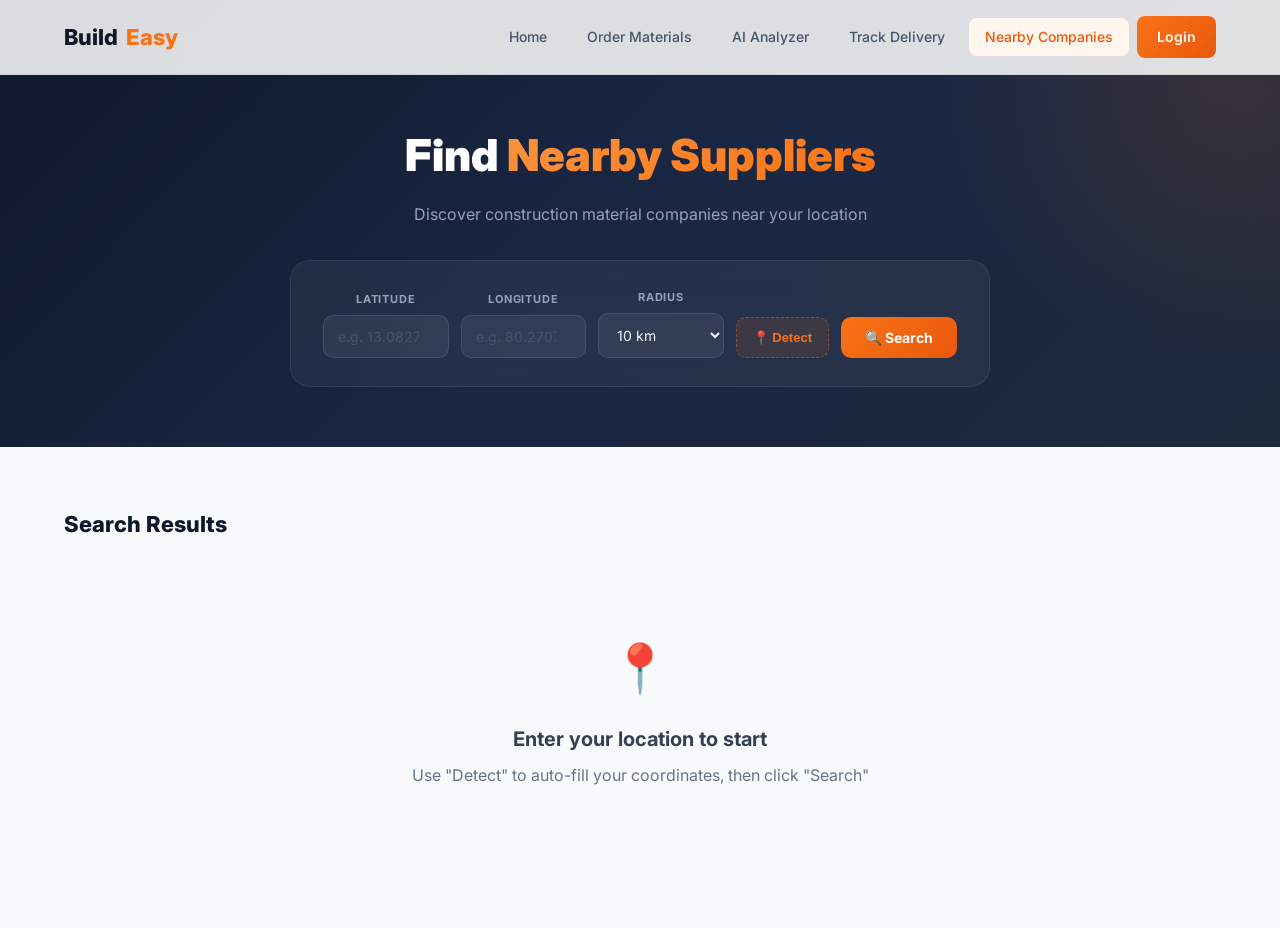
<file: nearby.html>
<!DOCTYPE html>
<html lang="en">

<head>
    <meta charset="UTF-8">
    <meta name="viewport" content="width=device-width, initial-scale=1.0">
    <title>Nearby Companies | BuildEasy</title>
    <meta name="description"
        content="Find construction material suppliers near your location with BuildEasy's geo-based search.">
    <link rel="preconnect" href="https://fonts.googleapis.com">
    <link rel="preconnect" href="https://fonts.gstatic.com" crossorigin>
    <link href="https://fonts.googleapis.com/css2?family=Inter:wght@300;400;500;600;700;800;900&display=swap"
        rel="stylesheet">
    <link rel="stylesheet" href="style.css">
    <style>
        .nearby-hero {
            background: linear-gradient(135deg, var(--grey-900) 0%, #1a2744 50%, var(--grey-800) 100%);
            padding: 120px 0 60px;
            text-align: center;
            position: relative;
            overflow: hidden;
        }

        .nearby-hero::before {
            content: '';
            position: absolute;
            top: -50%;
            right: -20%;
            width: 600px;
            height: 600px;
            background: radial-gradient(circle, rgba(249, 115, 22, 0.12), transparent 70%);
            border-radius: 50%;
        }

        .nearby-hero h1 {
            font-size: clamp(28px, 4vw, 44px);
            font-weight: 900;
            color: #fff;
            margin-bottom: 12px;
            position: relative;
        }

        .nearby-hero h1 .hl {
            background: linear-gradient(135deg, #fb923c, #f97316);
            -webkit-background-clip: text;
            -webkit-text-fill-color: transparent;
            background-clip: text;
        }

        .nearby-hero p {
            color: var(--grey-400);
            font-size: 16px;
            margin-bottom: 32px;
            position: relative;
        }

        .search-panel {
            max-width: 700px;
            margin: 0 auto;
            background: rgba(255, 255, 255, 0.05);
            backdrop-filter: blur(16px);
            border: 1px solid rgba(255, 255, 255, 0.08);
            border-radius: 20px;
            padding: 28px 32px;
            display: flex;
            gap: 12px;
            flex-wrap: wrap;
            align-items: flex-end;
            position: relative;
        }

        .search-panel .form-group {
            flex: 1;
            min-width: 120px;
        }

        .search-panel label {
            display: block;
            font-size: 11px;
            font-weight: 700;
            color: var(--grey-400);
            text-transform: uppercase;
            letter-spacing: 0.8px;
            margin-bottom: 6px;
        }

        .search-panel input,
        .search-panel select {
            width: 100%;
            padding: 12px 14px;
            background: rgba(255, 255, 255, 0.06);
            border: 1.5px solid rgba(255, 255, 255, 0.1);
            border-radius: 10px;
            color: #f8fafc;
            font-family: 'Inter', sans-serif;
            font-size: 14px;
            outline: none;
            transition: all 0.2s;
        }

        .search-panel input:focus,
        .search-panel select:focus {
            border-color: #f97316;
            box-shadow: 0 0 0 3px rgba(249, 115, 22, 0.12);
        }

        .search-panel input::placeholder {
            color: #475569;
        }

        .search-panel select option {
            background: #1e293b;
        }

        .btn-detect {
            padding: 12px 16px;
            background: rgba(249, 115, 22, 0.1);
            color: #f97316;
            border: 1px dashed rgba(249, 115, 22, 0.4);
            border-radius: 10px;
            font-size: 13px;
            font-weight: 600;
            cursor: pointer;
            transition: all 0.2s;
            white-space: nowrap;
        }

        .btn-detect:hover {
            background: rgba(249, 115, 22, 0.2);
        }

        .btn-search {
            padding: 12px 24px;
            background: linear-gradient(135deg, #f97316, #ea580c);
            color: #fff;
            border: none;
            border-radius: 10px;
            font-family: 'Inter', sans-serif;
            font-size: 14px;
            font-weight: 700;
            cursor: pointer;
            transition: all 0.2s;
            white-space: nowrap;
        }

        .btn-search:hover {
            transform: translateY(-1px);
            box-shadow: 0 6px 24px rgba(249, 115, 22, 0.35);
        }

        .results-section {
            padding: 60px 0 80px;
        }

        .results-header {
            display: flex;
            justify-content: space-between;
            align-items: center;
            margin-bottom: 28px;
        }

        .results-header h2 {
            font-size: 22px;
            font-weight: 800;
            color: var(--grey-900);
        }

        .results-count {
            font-size: 14px;
            color: var(--grey-500);
            font-weight: 500;
        }

        .company-grid {
            display: grid;
            grid-template-columns: repeat(auto-fit, minmax(300px, 1fr));
            gap: 24px;
        }

        .company-card {
            background: var(--white);
            border: 1px solid var(--grey-200);
            border-radius: 16px;
            padding: 28px 24px;
            transition: all 0.3s;
            position: relative;
            overflow: hidden;
        }

        .company-card::before {
            content: '';
            position: absolute;
            top: 0;
            left: 0;
            right: 0;
            height: 3px;
            background: linear-gradient(90deg, var(--orange-400), var(--orange-600));
            opacity: 0;
            transition: all 0.3s;
        }

        .company-card:hover {
            transform: translateY(-4px);
            box-shadow: 0 8px 30px rgba(0, 0, 0, 0.1);
            border-color: transparent;
        }

        .company-card:hover::before {
            opacity: 1;
        }

        .company-card .card-badge {
            display: inline-flex;
            align-items: center;
            gap: 6px;
            background: rgba(16, 185, 129, 0.1);
            color: #059669;
            font-size: 11px;
            font-weight: 700;
            padding: 4px 10px;
            border-radius: 20px;
            margin-bottom: 12px;
        }

        .company-card h3 {
            font-size: 18px;
            font-weight: 700;
            color: var(--grey-900);
            margin-bottom: 8px;
        }

        .company-card .meta {
            font-size: 13px;
            color: var(--grey-500);
            margin-bottom: 4px;
            display: flex;
            align-items: center;
            gap: 6px;
        }

        .company-card .btn-materials {
            display: inline-flex;
            align-items: center;
            gap: 6px;
            margin-top: 16px;
            padding: 10px 18px;
            background: linear-gradient(135deg, var(--orange-500), var(--orange-600));
            color: #fff;
            border: none;
            border-radius: 8px;
            font-family: 'Inter', sans-serif;
            font-size: 13px;
            font-weight: 600;
            cursor: pointer;
            transition: all 0.2s;
        }

        .company-card .btn-materials:hover {
            box-shadow: 0 4px 16px rgba(249, 115, 22, 0.3);
            transform: translateY(-1px);
        }

        .materials-expand {
            margin-top: 16px;
            padding-top: 16px;
            border-top: 1px solid var(--grey-200);
            display: none;
        }

        .materials-expand.open {
            display: block;
        }

        .materials-expand h4 {
            font-size: 13px;
            font-weight: 700;
            color: var(--grey-700);
            margin-bottom: 10px;
        }

        .mat-item {
            display: flex;
            justify-content: space-between;
            align-items: center;
            padding: 8px 0;
            border-bottom: 1px solid var(--grey-100);
            font-size: 13px;
        }

        .mat-item:last-child {
            border-bottom: none;
        }

        .mat-item .mat-name {
            color: var(--grey-800);
            font-weight: 500;
        }

        .mat-item .mat-price {
            color: var(--orange-600);
            font-weight: 700;
        }

        .empty-results {
            text-align: center;
            padding: 60px 20px;
            color: var(--grey-500);
        }

        .empty-results .emoji {
            font-size: 48px;
            margin-bottom: 16px;
        }

        .empty-results h3 {
            font-size: 20px;
            color: var(--grey-700);
            margin-bottom: 8px;
        }

        @media (max-width: 600px) {
            .search-panel {
                flex-direction: column;
            }

            .search-panel .form-group {
                min-width: 100%;
            }
        }
    </style>
</head>

<body>
    <div id="navbar-placeholder"></div>

    <section class="nearby-hero">
        <div class="container">
            <h1>Find <span class="hl">Nearby Suppliers</span></h1>
            <p>Discover construction material companies near your location</p>

            <div class="search-panel">
                <div class="form-group">
                    <label>Latitude</label>
                    <input type="number" step="any" id="searchLat" placeholder="e.g. 13.0827">
                </div>
                <div class="form-group">
                    <label>Longitude</label>
                    <input type="number" step="any" id="searchLng" placeholder="e.g. 80.2707">
                </div>
                <div class="form-group">
                    <label>Radius</label>
                    <select id="searchRadius">
                        <option value="5000">5 km</option>
                        <option value="10000" selected>10 km</option>
                        <option value="25000">25 km</option>
                        <option value="50000">50 km</option>
                    </select>
                </div>
                <button class="btn-detect" onclick="detectLocation()">📍 Detect</button>
                <button class="btn-search" onclick="searchNearby()">🔍 Search</button>
            </div>
        </div>
    </section>

    <section class="results-section">
        <div class="container">
            <div class="results-header">
                <h2>Search Results</h2>
                <span class="results-count" id="resultsCount"></span>
            </div>
            <div id="resultsGrid" class="company-grid">
                <div class="empty-results">
                    <div class="emoji">📍</div>
                    <h3>Enter your location to start</h3>
                    <p>Use "Detect" to auto-fill your coordinates, then click "Search"</p>
                </div>
            </div>
        </div>
    </section>

    <script src="navbar-loader.js"></script>
    <script src="nearby.js"></script>
</body>

</html>
</file>
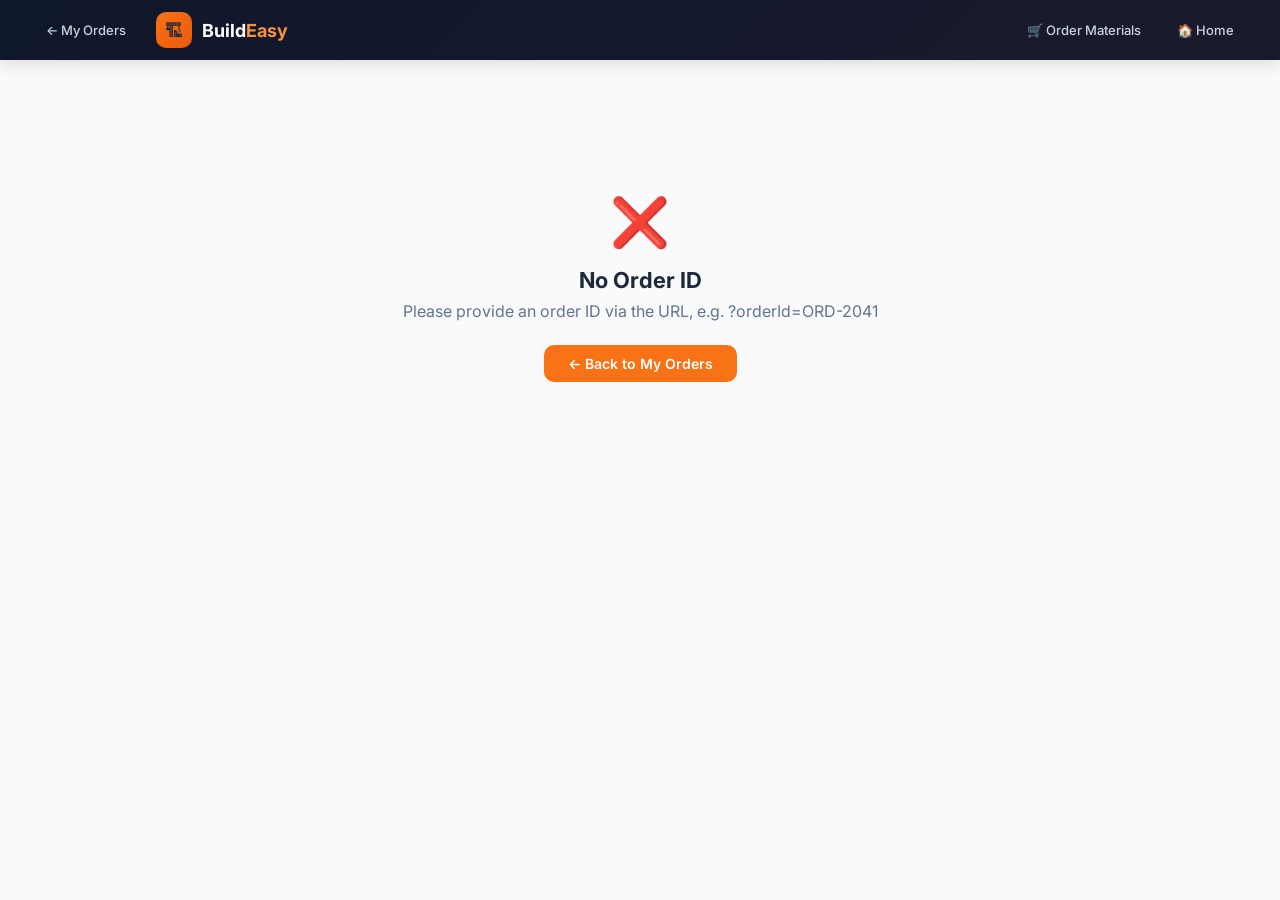
<file: track-delivery.html>
<!DOCTYPE html>
<html lang="en">

<head>
    <meta charset="UTF-8">
    <meta name="viewport" content="width=device-width, initial-scale=1.0">
    <title>Track Delivery | BuildEasy</title>
    <meta name="description" content="Track your construction material delivery in real-time with BuildEasy.">
    <link rel="preconnect" href="https://fonts.googleapis.com">
    <link rel="preconnect" href="https://fonts.gstatic.com" crossorigin>
    <link href="https://fonts.googleapis.com/css2?family=Inter:wght@300;400;500;600;700;800&display=swap"
        rel="stylesheet">
    <link rel="stylesheet" href="track-delivery.css">
</head>

<body>

    <!-- ======== TOP BAR ======== -->
    <header class="track-topbar">
        <div style="display:flex;align-items:center;gap:16px;">
            <a href="my-orders.html" class="back-link">← My Orders</a>
            <div class="topbar-brand">
                <div class="logo-box">🏗</div>
                <h2>Build<span>Easy</span></h2>
            </div>
        </div>
        <div style="display:flex;align-items:center;gap:8px;">
            <a href="materials.html" class="back-link">🛒 Order Materials</a>
            <a href="index.html" class="back-link">🏠 Home</a>
        </div>
    </header>

    <!-- ======== MAIN CONTENT ======== -->
    <main class="track-main">

        <!-- Loading State -->
        <div class="track-loading" id="loadingState">
            <div class="spinner"></div>
            <p>Loading tracking data...</p>
        </div>

        <!-- Error State -->
        <div class="track-error" id="errorState" style="display:none;">
            <div class="error-icon">❌</div>
            <h3 id="errorTitle">Order Not Found</h3>
            <p id="errorMessage">We couldn't find tracking data for this order.</p>
            <a href="my-orders.html" class="btn-back">← Back to My Orders</a>
        </div>

        <!-- Tracking Content -->
        <div class="track-content" id="trackingContent" style="display:none;">

            <!-- Order Header -->
            <section class="track-header">
                <div class="track-header-left">
                    <h1>📦 Order <span id="trackOrderId">—</span></h1>
                    <p class="track-subtitle">Placed on <span id="trackDate">—</span></p>
                </div>
                <div class="track-header-right">
                    <span class="status-badge" id="trackStatusBadge">—</span>
                    <button class="btn-refresh" onclick="fetchTracking()" title="Refresh">🔄 Refresh</button>
                </div>
            </section>

            <!-- Status Progress Bar -->
            <section class="track-card">
                <h3 class="card-title">🚚 Delivery Progress</h3>
                <div class="progress-steps" id="progressSteps">
                    <div class="step" data-step="placed">
                        <div class="step-dot"></div>
                        <div class="step-label">Placed</div>
                    </div>
                    <div class="step-line"></div>
                    <div class="step" data-step="assigned">
                        <div class="step-dot"></div>
                        <div class="step-label">Assigned</div>
                    </div>
                    <div class="step-line"></div>
                    <div class="step" data-step="out_for_delivery">
                        <div class="step-dot"></div>
                        <div class="step-label">Out for Delivery</div>
                    </div>
                    <div class="step-line"></div>
                    <div class="step" data-step="delivered">
                        <div class="step-dot"></div>
                        <div class="step-label">Delivered</div>
                    </div>
                </div>
            </section>

            <!-- Payment Info Card -->
            <section class="track-card">
                <h3 class="card-title">💳 Payment Information</h3>
                <div style="display:grid;grid-template-columns:repeat(auto-fit,minmax(160px,1fr));gap:16px;">
                    <div>
                        <div style="font-size:12px;color:var(--grey-400);margin-bottom:4px;">Order Status</div>
                        <div style="font-size:14px;font-weight:600;" id="payOrderStatus">—</div>
                    </div>
                    <div>
                        <div style="font-size:12px;color:var(--grey-400);margin-bottom:4px;">Payment Method</div>
                        <div style="font-size:14px;font-weight:600;" id="payMethod">—</div>
                    </div>
                    <div>
                        <div style="font-size:12px;color:var(--grey-400);margin-bottom:4px;">Payment Status</div>
                        <span id="payStatusBadge"
                            style="font-size:12px;font-weight:600;padding:4px 12px;border-radius:20px;">—</span>
                    </div>
                </div>
            </section>

            <!-- Two Column Layout -->
            <div class="track-grid">

                <!-- Left: Driver Info + Materials -->
                <div class="track-col">

                    <!-- Driver Info Card -->
                    <section class="track-card" id="driverCard" style="display:none;">
                        <h3 class="card-title">👤 Assigned Driver</h3>
                        <div class="driver-info">
                            <div class="driver-avatar" id="driverAvatar">—</div>
                            <div class="driver-details">
                                <h4 id="driverName">—</h4>
                                <div class="driver-meta">
                                    <span>🚛 <span id="driverVehicle">—</span></span>
                                    <span>📞 <a href="#" id="driverPhoneLink"><span id="driverPhone">—</span></a></span>
                                </div>
                                <span class="driver-status-badge" id="driverStatusBadge">—</span>
                            </div>
                        </div>
                    </section>

                    <!-- No Driver Card -->
                    <section class="track-card" id="noDriverCard">
                        <h3 class="card-title">👤 Driver Assignment</h3>
                        <div class="no-driver">
                            <div class="no-driver-icon">🚛</div>
                            <p>No driver assigned yet. Your order is being processed.</p>
                        </div>
                    </section>

                    <!-- Materials Card -->
                    <section class="track-card">
                        <h3 class="card-title">📦 Materials Ordered</h3>
                        <div class="materials-list" id="materialsList">
                            <!-- Filled by JS -->
                        </div>
                        <div class="total-bar">
                            <strong>Total:</strong>
                            <strong id="totalCost">₹0</strong>
                        </div>
                    </section>

                    <!-- Delivery Address -->
                    <section class="track-card">
                        <h3 class="card-title">📍 Delivery Address</h3>
                        <p class="address-text" id="deliveryAddress">—</p>
                    </section>
                </div>

                <!-- Right: Map + Status History -->
                <div class="track-col">

                    <!-- Map Card -->
                    <section class="track-card" id="mapCard" style="display:none;">
                        <h3 class="card-title">🗺️ Live Location</h3>
                        <div class="map-container" id="mapContainer">
                            <iframe id="mapIframe" width="100%" height="350" frameborder="0"
                                style="border:0;border-radius:12px;" allowfullscreen loading="lazy"
                                referrerpolicy="no-referrer-when-downgrade" src="">
                            </iframe>
                        </div>
                        <div class="map-coords" id="mapCoords">
                            <span>Lat: <strong id="locLat">—</strong></span>
                            <span>Lng: <strong id="locLng">—</strong></span>
                        </div>
                    </section>

                    <!-- Status Timeline -->
                    <section class="track-card">
                        <h3 class="card-title">📋 Status History</h3>
                        <div class="timeline" id="statusTimeline">
                            <!-- Filled by JS -->
                        </div>
                    </section>
                </div>
            </div>

            <!-- Auto-refresh Notice -->
            <div class="auto-refresh-notice" id="autoRefreshNotice">
                <span class="pulse-dot"></span>
                Auto-refreshes every 10 seconds
            </div>
        </div>

    </main>

    <script src="track-delivery.js"></script>
</body>

</html>
</file>
<file: style.css>
/* ============================================
   BUILDEASY — Smart Construction Assistant
   Premium Design System
   Colors: Orange (#f97316) / Grey (#1e293b) / White
   ============================================ */

@import url('https://fonts.googleapis.com/css2?family=Inter:wght@300;400;500;600;700;800;900&display=swap');

/* ---------- CSS VARIABLES ---------- */
:root {
    --orange-50: #fff7ed;
    --orange-100: #ffedd5;
    --orange-200: #fed7aa;
    --orange-300: #fdba74;
    --orange-400: #fb923c;
    --orange-500: #f97316;
    --orange-600: #ea580c;
    --orange-700: #c2410c;

    --grey-50: #f8fafc;
    --grey-100: #f1f5f9;
    --grey-200: #e2e8f0;
    --grey-300: #cbd5e1;
    --grey-400: #94a3b8;
    --grey-500: #64748b;
    --grey-600: #475569;
    --grey-700: #334155;
    --grey-800: #1e293b;
    --grey-900: #0f172a;

    --white: #ffffff;
    --shadow-sm: 0 1px 3px rgba(0, 0, 0, 0.08);
    --shadow-md: 0 4px 20px rgba(0, 0, 0, 0.1);
    --shadow-lg: 0 10px 40px rgba(0, 0, 0, 0.15);
    --shadow-orange: 0 8px 30px rgba(249, 115, 22, 0.3);
    --radius-sm: 8px;
    --radius-md: 12px;
    --radius-lg: 16px;
    --radius-xl: 24px;
    --transition: all 0.3s cubic-bezier(0.4, 0, 0.2, 1);
}

/* ---------- RESET ---------- */
*,
*::before,
*::after {
    margin: 0;
    padding: 0;
    box-sizing: border-box;
}

html {
    scroll-behavior: smooth;
}

body {
    font-family: 'Inter', -apple-system, BlinkMacSystemFont, sans-serif;
    color: var(--grey-800);
    background: var(--grey-50);
    line-height: 1.6;
    overflow-x: hidden;
}

a {
    text-decoration: none;
    color: inherit;
}

img {
    max-width: 100%;
    display: block;
}

/* ---------- UTILITY ---------- */
.container {
    max-width: 1200px;
    margin: 0 auto;
    padding: 0 24px;
}

.section-title {
    text-align: center;
    margin-bottom: 48px;
}

.section-title h2 {
    font-size: clamp(28px, 4vw, 40px);
    font-weight: 800;
    color: var(--grey-900);
    margin-bottom: 12px;
}

.section-title p {
    font-size: 16px;
    color: var(--grey-500);
    max-width: 540px;
    margin: 0 auto;
}

.section-title .accent-line {
    width: 60px;
    height: 4px;
    background: linear-gradient(90deg, var(--orange-500), var(--orange-400));
    border-radius: 2px;
    margin: 16px auto 0;
}

/* ---------- HEADER / NAVBAR ---------- */
.header {
    position: fixed;
    top: 0;
    left: 0;
    width: 100%;
    z-index: 1000;
    background: rgba(255, 255, 255, 0.85);
    backdrop-filter: blur(20px);
    -webkit-backdrop-filter: blur(20px);
    border-bottom: 1px solid rgba(0, 0, 0, 0.06);
    transition: var(--transition);
}

.header.scrolled {
    background: rgba(255, 255, 255, 0.95);
    box-shadow: var(--shadow-sm);
}

.header .container {
    display: flex;
    justify-content: space-between;
    align-items: center;
    padding-top: 16px;
    padding-bottom: 16px;
}

.logo {
    font-size: 22px;
    font-weight: 800;
    color: var(--grey-900);
    display: flex;
    align-items: center;
    gap: 8px;
}

.logo span {
    color: var(--orange-500);
}

.nav-links {
    display: flex;
    align-items: center;
    gap: 8px;
    list-style: none;
}

.nav-links a {
    font-size: 14px;
    font-weight: 500;
    color: var(--grey-600);
    padding: 8px 16px;
    border-radius: var(--radius-sm);
    transition: var(--transition);
    position: relative;
}

.nav-links a:hover,
.nav-links a.active {
    color: var(--orange-600);
    background: var(--orange-50);
}

.nav-cta {
    background: linear-gradient(135deg, var(--orange-500), var(--orange-600)) !important;
    color: var(--white) !important;
    padding: 10px 20px !important;
    border-radius: var(--radius-sm) !important;
    font-weight: 600 !important;
}

.nav-cta:hover {
    box-shadow: var(--shadow-orange) !important;
    transform: translateY(-1px);
    background: linear-gradient(135deg, var(--orange-600), var(--orange-700)) !important;
}

/* Hamburger */
.hamburger {
    display: none;
    flex-direction: column;
    gap: 5px;
    cursor: pointer;
    padding: 8px;
    border: none;
    background: none;
    z-index: 1001;
}

.hamburger span {
    display: block;
    width: 24px;
    height: 2.5px;
    background: var(--grey-800);
    border-radius: 2px;
    transition: var(--transition);
}

.hamburger.active span:nth-child(1) {
    transform: rotate(45deg) translate(5px, 5px);
}

.hamburger.active span:nth-child(2) {
    opacity: 0;
}

.hamburger.active span:nth-child(3) {
    transform: rotate(-45deg) translate(5px, -5px);
}

/* ---------- HERO SECTION ---------- */
.hero {
    position: relative;
    min-height: 100vh;
    display: flex;
    align-items: center;
    background: linear-gradient(135deg, var(--grey-900) 0%, #1a2744 50%, var(--grey-800) 100%);
    overflow: hidden;
    padding-top: 80px;
}

.hero::before {
    content: '';
    position: absolute;
    top: -50%;
    right: -20%;
    width: 700px;
    height: 700px;
    background: radial-gradient(circle, rgba(249, 115, 22, 0.15) 0%, transparent 70%);
    border-radius: 50%;
    animation: pulseGlow 6s ease-in-out infinite;
}

.hero::after {
    content: '';
    position: absolute;
    bottom: -30%;
    left: -10%;
    width: 500px;
    height: 500px;
    background: radial-gradient(circle, rgba(249, 115, 22, 0.1) 0%, transparent 70%);
    border-radius: 50%;
    animation: pulseGlow 8s ease-in-out infinite reverse;
}

@keyframes pulseGlow {

    0%,
    100% {
        transform: scale(1);
        opacity: 0.5;
    }

    50% {
        transform: scale(1.15);
        opacity: 1;
    }
}

.hero-content {
    position: relative;
    z-index: 2;
    max-width: 680px;
}

.hero-badge {
    display: inline-flex;
    align-items: center;
    gap: 8px;
    background: rgba(249, 115, 22, 0.15);
    border: 1px solid rgba(249, 115, 22, 0.3);
    color: var(--orange-300);
    font-size: 13px;
    font-weight: 600;
    padding: 8px 16px;
    border-radius: 50px;
    margin-bottom: 24px;
    letter-spacing: 0.5px;
    text-transform: uppercase;
}

.hero h1 {
    font-size: clamp(36px, 5.5vw, 64px);
    font-weight: 900;
    color: var(--white);
    line-height: 1.1;
    margin-bottom: 20px;
}

.hero h1 .highlight {
    background: linear-gradient(135deg, var(--orange-400), var(--orange-500));
    -webkit-background-clip: text;
    -webkit-text-fill-color: transparent;
    background-clip: text;
}

.hero p {
    font-size: clamp(16px, 2vw, 19px);
    color: var(--grey-400);
    line-height: 1.7;
    margin-bottom: 36px;
    max-width: 520px;
}

.hero-buttons {
    display: flex;
    gap: 16px;
    flex-wrap: wrap;
}

.btn-primary {
    display: inline-flex;
    align-items: center;
    gap: 8px;
    background: linear-gradient(135deg, var(--orange-500), var(--orange-600));
    color: var(--white);
    font-size: 15px;
    font-weight: 600;
    padding: 14px 32px;
    border: none;
    border-radius: var(--radius-sm);
    cursor: pointer;
    transition: var(--transition);
    text-decoration: none;
}

.btn-primary:hover {
    transform: translateY(-2px);
    box-shadow: var(--shadow-orange);
}

.btn-secondary {
    display: inline-flex;
    align-items: center;
    gap: 8px;
    background: rgba(255, 255, 255, 0.08);
    border: 1px solid rgba(255, 255, 255, 0.15);
    color: var(--white);
    font-size: 15px;
    font-weight: 500;
    padding: 14px 32px;
    border-radius: var(--radius-sm);
    cursor: pointer;
    transition: var(--transition);
    text-decoration: none;
}

.btn-secondary:hover {
    background: rgba(255, 255, 255, 0.15);
    transform: translateY(-2px);
}

.hero-stats {
    display: flex;
    gap: 40px;
    margin-top: 56px;
    padding-top: 32px;
    border-top: 1px solid rgba(255, 255, 255, 0.1);
}

.hero-stats .stat h3 {
    font-size: 28px;
    font-weight: 800;
    color: var(--orange-400);
}

.hero-stats .stat p {
    font-size: 13px;
    color: var(--grey-400);
    margin-bottom: 0;
}

.hero-image {
    position: absolute;
    right: 0;
    top: 50%;
    transform: translateY(-50%);
    width: 45%;
    max-width: 580px;
    z-index: 1;
    opacity: 0.2;
}

.hero-image img {
    width: 100%;
    border-radius: var(--radius-lg);
}

/* ---------- FEATURES SECTION ---------- */
.features {
    padding: 100px 0;
    background: var(--white);
}

.feature-grid {
    display: grid;
    grid-template-columns: repeat(3, 1fr);
    gap: 28px;
}

.feature-card {
    background: var(--white);
    border: 1px solid var(--grey-200);
    border-radius: var(--radius-lg);
    padding: 36px 28px;
    transition: var(--transition);
    position: relative;
    overflow: hidden;
}

.feature-card::before {
    content: '';
    position: absolute;
    top: 0;
    left: 0;
    right: 0;
    height: 3px;
    background: linear-gradient(90deg, var(--orange-400), var(--orange-600));
    opacity: 0;
    transition: var(--transition);
}

.feature-card:hover {
    transform: translateY(-6px);
    box-shadow: var(--shadow-lg);
    border-color: transparent;
}

.feature-card:hover::before {
    opacity: 1;
}

.feature-icon {
    width: 56px;
    height: 56px;
    background: linear-gradient(135deg, var(--orange-50), var(--orange-100));
    border-radius: var(--radius-md);
    display: flex;
    align-items: center;
    justify-content: center;
    font-size: 26px;
    margin-bottom: 20px;
}

.feature-card h3 {
    font-size: 18px;
    font-weight: 700;
    color: var(--grey-900);
    margin-bottom: 10px;
}

.feature-card p {
    font-size: 14px;
    color: var(--grey-500);
    line-height: 1.7;
}

/* ---------- HOW IT WORKS ---------- */
.how-it-works {
    padding: 100px 0;
    background: var(--grey-50);
}

.steps-grid {
    display: grid;
    grid-template-columns: repeat(4, 1fr);
    gap: 24px;
    counter-reset: step;
}

.step-card {
    text-align: center;
    padding: 32px 20px;
    position: relative;
    counter-increment: step;
}

.step-number {
    width: 52px;
    height: 52px;
    background: linear-gradient(135deg, var(--orange-500), var(--orange-600));
    color: var(--white);
    font-size: 20px;
    font-weight: 800;
    border-radius: 50%;
    display: flex;
    align-items: center;
    justify-content: center;
    margin: 0 auto 20px;
    box-shadow: var(--shadow-orange);
}

.step-card h3 {
    font-size: 16px;
    font-weight: 700;
    color: var(--grey-900);
    margin-bottom: 8px;
}

.step-card p {
    font-size: 13px;
    color: var(--grey-500);
    line-height: 1.6;
}

/* Connector line between steps */
.step-card:not(:last-child)::after {
    content: '';
    position: absolute;
    top: 50px;
    right: -12px;
    width: 24px;
    height: 2px;
    background: var(--orange-200);
}

/* ---------- CATEGORIES ---------- */
.categories {
    padding: 100px 0;
    background: var(--white);
}

.category-grid {
    display: grid;
    grid-template-columns: repeat(auto-fit, minmax(180px, 1fr));
    gap: 24px;
}

.category-card {
    background: linear-gradient(145deg, var(--grey-50), var(--white));
    border: 1px solid var(--grey-200);
    border-radius: var(--radius-lg);
    padding: 32px 20px;
    text-align: center;
    transition: var(--transition);
    cursor: pointer;
}

.category-card:hover {
    transform: translateY(-4px);
    box-shadow: var(--shadow-md);
    border-color: var(--orange-200);
}

.category-icon {
    font-size: 36px;
    margin-bottom: 14px;
}

.category-card h3 {
    font-size: 16px;
    font-weight: 600;
    color: var(--grey-800);
}

.category-card p {
    font-size: 13px;
    color: var(--grey-500);
    margin-top: 6px;
}

/* ---------- CTA SECTION ---------- */
.cta-section {
    padding: 80px 0;
    background: linear-gradient(135deg, var(--grey-900), #1a2744);
    text-align: center;
    position: relative;
    overflow: hidden;
}

.cta-section::before {
    content: '';
    position: absolute;
    top: -50%;
    left: 50%;
    transform: translateX(-50%);
    width: 600px;
    height: 600px;
    background: radial-gradient(circle, rgba(249, 115, 22, 0.12) 0%, transparent 70%);
    border-radius: 50%;
}

.cta-section h2 {
    font-size: clamp(26px, 3.5vw, 38px);
    font-weight: 800;
    color: var(--white);
    margin-bottom: 14px;
    position: relative;
}

.cta-section p {
    color: var(--grey-400);
    font-size: 16px;
    margin-bottom: 32px;
    position: relative;
}

.cta-section .btn-primary {
    position: relative;
}

/* ---------- FOOTER ---------- */
.footer {
    background: var(--grey-900);
    color: var(--grey-400);
    padding: 60px 0 30px;
}

.footer-grid {
    display: grid;
    grid-template-columns: 2fr 1fr 1fr 1fr;
    gap: 40px;
    margin-bottom: 40px;
}

.footer-brand .logo {
    color: var(--white);
    margin-bottom: 12px;
}

.footer-brand p {
    font-size: 14px;
    line-height: 1.7;
    max-width: 280px;
}

.footer-col h4 {
    font-size: 14px;
    font-weight: 700;
    color: var(--white);
    margin-bottom: 16px;
    text-transform: uppercase;
    letter-spacing: 1px;
}

.footer-col a {
    display: block;
    font-size: 14px;
    color: var(--grey-400);
    margin-bottom: 10px;
    transition: var(--transition);
}

.footer-col a:hover {
    color: var(--orange-400);
    padding-left: 4px;
}

.footer-bottom {
    border-top: 1px solid rgba(255, 255, 255, 0.08);
    padding-top: 24px;
    text-align: center;
    font-size: 13px;
    color: var(--grey-600);
}

/* ---------- MATERIALS PAGE ---------- */
.page-section {
    padding: 120px 0 80px;
    min-height: 80vh;
}

.page-section h2 {
    font-size: clamp(26px, 3.5vw, 36px);
    font-weight: 800;
    color: var(--grey-900);
    margin-bottom: 8px;
}

.page-section>.container>p {
    color: var(--grey-500);
    margin-bottom: 32px;
}

.budget-filter {
    display: flex;
    align-items: center;
    gap: 12px;
    margin-bottom: 32px;
    flex-wrap: wrap;
}

.budget-filter label {
    font-weight: 600;
    font-size: 14px;
    color: var(--grey-700);
}

.budget-filter input {
    padding: 10px 16px;
    border: 1px solid var(--grey-200);
    border-radius: var(--radius-sm);
    font-family: 'Inter', sans-serif;
    font-size: 14px;
    width: 220px;
    transition: var(--transition);
    outline: none;
}

.budget-filter input:focus {
    border-color: var(--orange-400);
    box-shadow: 0 0 0 3px rgba(249, 115, 22, 0.1);
}

.material-grid {
    display: grid;
    grid-template-columns: repeat(auto-fit, minmax(260px, 1fr));
    gap: 24px;
    margin-top: 20px;
}

.material-card {
    background: var(--white);
    border: 1px solid var(--grey-200);
    border-radius: var(--radius-lg);
    padding: 28px 24px;
    transition: var(--transition);
}

.material-card:hover {
    transform: translateY(-4px);
    box-shadow: var(--shadow-md);
}

.material-card h3 {
    font-size: 18px;
    font-weight: 700;
    color: var(--grey-900);
    margin-bottom: 8px;
}

.material-card p {
    font-size: 14px;
    color: var(--grey-500);
    margin-bottom: 4px;
}

.material-card button {
    width: 100%;
    margin-top: 16px;
    padding: 10px;
    background: linear-gradient(135deg, var(--orange-500), var(--orange-600));
    color: var(--white);
    border: none;
    border-radius: var(--radius-sm);
    font-family: 'Inter', sans-serif;
    font-size: 14px;
    font-weight: 600;
    cursor: pointer;
    transition: var(--transition);
}

.material-card button:hover {
    box-shadow: var(--shadow-orange);
    transform: translateY(-1px);
}

.out-stock {
    color: #ef4444;
    font-weight: 600;
    font-size: 13px;
}

/* ---------- AUTH / FORMS ---------- */
.auth-section {
    min-height: 100vh;
    display: flex;
    align-items: center;
    justify-content: center;
    padding: 120px 24px 60px;
    background: linear-gradient(135deg, var(--grey-50), var(--orange-50));
}

.auth-container {
    background: var(--white);
    width: 100%;
    max-width: 420px;
    padding: 40px 36px;
    border-radius: var(--radius-xl);
    box-shadow: var(--shadow-lg);
    text-align: center;
}

.auth-container h2 {
    font-size: 24px;
    font-weight: 800;
    color: var(--grey-900);
    margin-bottom: 8px;
}

.auth-container .auth-subtitle {
    font-size: 14px;
    color: var(--grey-500);
    margin-bottom: 28px;
}

.auth-container input,
.auth-container select {
    width: 100%;
    padding: 12px 16px;
    margin-bottom: 16px;
    border: 1px solid var(--grey-200);
    border-radius: var(--radius-sm);
    font-family: 'Inter', sans-serif;
    font-size: 14px;
    transition: var(--transition);
    outline: none;
    background: var(--grey-50);
}

.auth-container input:focus,
.auth-container select:focus {
    border-color: var(--orange-400);
    box-shadow: 0 0 0 3px rgba(249, 115, 22, 0.1);
    background: var(--white);
}

.auth-container button {
    width: 100%;
    padding: 13px;
    background: linear-gradient(135deg, var(--orange-500), var(--orange-600));
    color: var(--white);
    border: none;
    border-radius: var(--radius-sm);
    font-family: 'Inter', sans-serif;
    font-size: 15px;
    font-weight: 600;
    cursor: pointer;
    transition: var(--transition);
    margin-top: 4px;
}

.auth-container button:hover {
    box-shadow: var(--shadow-orange);
    transform: translateY(-1px);
}

.auth-container p {
    margin-top: 20px;
    font-size: 14px;
    color: var(--grey-500);
}

.auth-container p a {
    color: var(--orange-500);
    font-weight: 600;
}

.auth-container p a:hover {
    text-decoration: underline;
}

.hidden {
    display: none;
}

/* Estimate page - wider container */
.estimate-container {
    max-width: 520px;
}

.estimate-container #result {
    margin-top: 20px;
    text-align: left;
    background: var(--grey-50);
    padding: 20px;
    border-radius: var(--radius-md);
    border: 1px solid var(--grey-200);
}

.estimate-container #result h3 {
    color: var(--orange-600);
    font-weight: 700;
    margin-bottom: 10px;
}

.estimate-container #result:empty {
    display: none;
}

/* ---------- ORDER CARDS ---------- */
.order-card {
    background: var(--white);
    border: 1px solid var(--grey-200);
    border-radius: var(--radius-lg);
    padding: 24px;
    margin-bottom: 16px;
    transition: var(--transition);
}

.order-card:hover {
    box-shadow: var(--shadow-sm);
}

.order-card h3 {
    font-size: 18px;
    font-weight: 700;
    color: var(--grey-900);
    margin-bottom: 6px;
}

.status {
    font-weight: 600;
    font-size: 14px;
    color: var(--grey-600);
}

.location {
    margin-top: 10px;
    padding: 12px 16px;
    background: var(--orange-50);
    border: 1px solid var(--orange-100);
    border-radius: var(--radius-sm);
    color: var(--orange-700);
    font-size: 14px;
    font-weight: 500;
}

.cancel-btn {
    background: linear-gradient(135deg, #ef4444, #dc2626);
    color: var(--white);
    border: none;
    padding: 10px 20px;
    margin-top: 12px;
    border-radius: var(--radius-sm);
    font-family: 'Inter', sans-serif;
    font-size: 13px;
    font-weight: 600;
    cursor: pointer;
    transition: var(--transition);
}

.cancel-btn:hover {
    box-shadow: 0 6px 20px rgba(239, 68, 68, 0.3);
    transform: translateY(-1px);
}

/* ---------- SCROLL ANIMATIONS ---------- */
.fade-in {
    opacity: 0;
    transform: translateY(30px);
    transition: opacity 0.6s ease, transform 0.6s ease;
}

.fade-in.visible {
    opacity: 1;
    transform: translateY(0);
}

/* ---------- RESPONSIVE ---------- */
@media (max-width: 1024px) {
    .hero-image {
        display: none;
    }

    .hero-content {
        max-width: 100%;
    }

    .feature-grid {
        grid-template-columns: repeat(2, 1fr);
    }

    .steps-grid {
        grid-template-columns: repeat(2, 1fr);
    }

    .step-card:not(:last-child)::after {
        display: none;
    }

    .footer-grid {
        grid-template-columns: repeat(2, 1fr);
    }
}

@media (max-width: 768px) {
    .nav-links {
        position: fixed;
        top: 0;
        right: -100%;
        width: 280px;
        height: 100vh;
        background: var(--white);
        flex-direction: column;
        padding: 80px 32px 32px;
        gap: 4px;
        box-shadow: -10px 0 40px rgba(0, 0, 0, 0.1);
        transition: right 0.3s ease;
        z-index: 999;
    }

    .nav-links.open {
        right: 0;
    }

    .nav-links a {
        font-size: 16px;
        padding: 12px 16px;
        width: 100%;
        border-radius: var(--radius-sm);
    }

    .hamburger {
        display: flex;
    }

    .feature-grid {
        grid-template-columns: 1fr;
    }

    .steps-grid {
        grid-template-columns: 1fr;
    }

    .hero-stats {
        gap: 24px;
        flex-wrap: wrap;
    }

    .hero-buttons {
        flex-direction: column;
    }

    .hero-buttons a,
    .hero-buttons button {
        text-align: center;
        justify-content: center;
    }

    .footer-grid {
        grid-template-columns: 1fr;
        gap: 28px;
    }
}

@media (max-width: 480px) {
    .hero {
        min-height: auto;
        padding: 100px 0 60px;
    }

    .hero-stats {
        flex-direction: column;
        gap: 16px;
    }

    .category-grid {
        grid-template-columns: repeat(2, 1fr);
    }
}
</file>
<file: company-dashboard.css>
/* ============================================
   COMPANY DASHBOARD — CSS
   BuildEasy Multi-Company Marketplace
   Teal accent (#0d9488) to differentiate from admin
   ============================================ */

@import url('https://fonts.googleapis.com/css2?family=Inter:wght@300;400;500;600;700;800&display=swap');

*,
*::before,
*::after {
    margin: 0;
    padding: 0;
    box-sizing: border-box;
}

body {
    font-family: 'Inter', -apple-system, BlinkMacSystemFont, sans-serif;
    background: #0f172a;
    color: #e2e8f0;
    min-height: 100vh;
    overflow-x: hidden;
}

/* ─── SIDEBAR ─── */
.cd-sidebar {
    position: fixed;
    top: 0;
    left: 0;
    bottom: 0;
    width: 250px;
    background: #1e293b;
    border-right: 1px solid rgba(255, 255, 255, 0.06);
    display: flex;
    flex-direction: column;
    z-index: 100;
    transition: transform 0.3s;
}

.sidebar-brand {
    display: flex;
    align-items: center;
    gap: 10px;
    padding: 24px 20px 20px;
    border-bottom: 1px solid rgba(255, 255, 255, 0.06);
}

.sidebar-brand .logo-icon {
    width: 38px;
    height: 38px;
    border-radius: 10px;
    background: linear-gradient(135deg, #0d9488, #14b8a6);
    display: flex;
    align-items: center;
    justify-content: center;
    font-size: 16px;
    color: #fff;
    box-shadow: 0 4px 16px rgba(13, 148, 136, 0.3);
}

.sidebar-brand h2 {
    font-size: 20px;
    font-weight: 800;
    color: #f8fafc;
}

.sidebar-brand h2 span {
    color: #14b8a6;
}

.sidebar-nav {
    flex: 1;
    padding: 16px 12px;
    overflow-y: auto;
}

.nav-section-label {
    font-size: 10px;
    font-weight: 700;
    text-transform: uppercase;
    letter-spacing: 1.2px;
    color: #475569;
    padding: 16px 12px 8px;
    margin-top: 4px;
}

.nav-item {
    display: flex;
    align-items: center;
    gap: 12px;
    padding: 11px 14px;
    border-radius: 10px;
    cursor: pointer;
    transition: all 0.2s;
    color: #94a3b8;
    margin-bottom: 2px;
    position: relative;
}

.nav-item:hover {
    background: rgba(255, 255, 255, 0.04);
    color: #f8fafc;
}

.nav-item.active {
    background: rgba(13, 148, 136, 0.12);
    color: #14b8a6;
    font-weight: 600;
}

.nav-item .icon {
    font-size: 18px;
    width: 24px;
    text-align: center;
}

.nav-item .label {
    font-size: 13.5px;
}

.nav-item .badge {
    margin-left: auto;
    background: #0d9488;
    color: #fff;
    font-size: 11px;
    font-weight: 700;
    padding: 2px 8px;
    border-radius: 20px;
    min-width: 22px;
    text-align: center;
}

.sidebar-footer {
    display: flex;
    align-items: center;
    gap: 12px;
    padding: 18px 20px;
    border-top: 1px solid rgba(255, 255, 255, 0.06);
    background: rgba(0, 0, 0, 0.15);
}

.sidebar-footer .avatar {
    width: 36px;
    height: 36px;
    border-radius: 50%;
    background: linear-gradient(135deg, #0d9488, #14b8a6);
    display: flex;
    align-items: center;
    justify-content: center;
    font-size: 12px;
    font-weight: 700;
    color: #fff;
}

.sidebar-footer h4 {
    font-size: 13px;
    font-weight: 600;
    color: #f8fafc;
}

.sidebar-footer p {
    font-size: 11px;
    color: #64748b;
}

/* ─── TOPBAR ─── */
.cd-topbar {
    position: fixed;
    top: 0;
    left: 250px;
    right: 0;
    height: 64px;
    background: rgba(15, 23, 42, 0.85);
    backdrop-filter: blur(20px);
    -webkit-backdrop-filter: blur(20px);
    border-bottom: 1px solid rgba(255, 255, 255, 0.06);
    display: flex;
    align-items: center;
    justify-content: space-between;
    padding: 0 28px;
    z-index: 99;
}

.topbar-left {
    display: flex;
    align-items: center;
    gap: 16px;
}

.topbar-left .page-title {
    font-size: 16px;
    font-weight: 700;
    color: #f8fafc;
}

.topbar-left .breadcrumb {
    font-size: 11px;
    color: #64748b;
}

.topbar-right {
    display: flex;
    align-items: center;
    gap: 16px;
}

.topbar-profile {
    display: flex;
    align-items: center;
    gap: 10px;
}

.topbar-profile .avatar {
    width: 34px;
    height: 34px;
    border-radius: 50%;
    background: linear-gradient(135deg, #0d9488, #14b8a6);
    display: flex;
    align-items: center;
    justify-content: center;
    font-size: 11px;
    font-weight: 700;
    color: #fff;
}

.topbar-profile .name {
    font-size: 13px;
    font-weight: 600;
    color: #f8fafc;
}

.topbar-profile .role {
    font-size: 11px;
    color: #64748b;
}

.menu-toggle {
    display: none;
    background: none;
    border: none;
    color: #f8fafc;
    font-size: 22px;
    cursor: pointer;
}

.btn-logout {
    background: rgba(239, 68, 68, 0.1);
    color: #f87171;
    border: 1px solid rgba(239, 68, 68, 0.2);
    padding: 8px 16px;
    border-radius: 8px;
    font-size: 12px;
    font-weight: 600;
    cursor: pointer;
    transition: all 0.2s;
}

.btn-logout:hover {
    background: rgba(239, 68, 68, 0.2);
}

/* ─── MAIN ─── */
.cd-main {
    margin-left: 250px;
    padding: 88px 28px 40px;
    min-height: 100vh;
}

.cd-page {
    display: none;
    animation: fadeIn 0.3s ease;
}

.cd-page.active {
    display: block;
}

@keyframes fadeIn {
    from {
        opacity: 0;
        transform: translateY(10px);
    }

    to {
        opacity: 1;
        transform: translateY(0);
    }
}

/* ─── SUMMARY CARDS ─── */
.summary-grid {
    display: grid;
    grid-template-columns: repeat(auto-fit, minmax(180px, 1fr));
    gap: 20px;
    margin-bottom: 28px;
}

.summary-card {
    background: rgba(255, 255, 255, 0.04);
    border: 1px solid rgba(255, 255, 255, 0.06);
    border-radius: 16px;
    padding: 24px 20px;
    transition: all 0.3s;
}

.summary-card:hover {
    transform: translateY(-2px);
    border-color: rgba(13, 148, 136, 0.2);
}

.summary-card .card-icon {
    width: 44px;
    height: 44px;
    border-radius: 12px;
    display: flex;
    align-items: center;
    justify-content: center;
    font-size: 20px;
    margin-bottom: 14px;
}

.card-icon.teal {
    background: rgba(13, 148, 136, 0.15);
}

.card-icon.blue {
    background: rgba(59, 130, 246, 0.15);
}

.card-icon.orange {
    background: rgba(249, 115, 22, 0.15);
}

.card-icon.green {
    background: rgba(16, 185, 129, 0.15);
}

.card-icon.purple {
    background: rgba(139, 92, 246, 0.15);
}

.summary-card h3 {
    font-size: 28px;
    font-weight: 800;
    color: #f8fafc;
    margin-bottom: 4px;
}

.summary-card p {
    font-size: 13px;
    color: #64748b;
}

/* ─── APPROVAL BANNER ─── */
.approval-banner {
    display: flex;
    align-items: center;
    gap: 12px;
    background: rgba(249, 115, 22, 0.1);
    border: 1px solid rgba(249, 115, 22, 0.2);
    border-radius: 14px;
    padding: 16px 20px;
    margin-bottom: 20px;
}

.approval-banner span {
    font-size: 24px;
}

.approval-banner p {
    font-size: 13px;
    color: #fb923c;
}

/* ─── TABLE CARD ─── */
.table-card {
    background: rgba(255, 255, 255, 0.03);
    border: 1px solid rgba(255, 255, 255, 0.06);
    border-radius: 16px;
    overflow: hidden;
}

.table-header {
    display: flex;
    align-items: center;
    justify-content: space-between;
    padding: 20px 24px;
    border-bottom: 1px solid rgba(255, 255, 255, 0.06);
}

.table-header h4 {
    font-size: 16px;
    font-weight: 700;
    color: #f8fafc;
}

table {
    width: 100%;
    border-collapse: collapse;
}

thead th {
    text-align: left;
    padding: 14px 16px;
    font-size: 11px;
    font-weight: 700;
    text-transform: uppercase;
    letter-spacing: 0.8px;
    color: #64748b;
    background: rgba(0, 0, 0, 0.15);
    border-bottom: 1px solid rgba(255, 255, 255, 0.04);
}

tbody td {
    padding: 14px 16px;
    font-size: 13px;
    color: #cbd5e1;
    border-bottom: 1px solid rgba(255, 255, 255, 0.03);
}

tbody tr:hover {
    background: rgba(255, 255, 255, 0.02);
}

/* ─── STATUS BADGES ─── */
.status-badge {
    display: inline-block;
    padding: 4px 12px;
    border-radius: 20px;
    font-size: 11px;
    font-weight: 600;
}

.status-badge.Pending {
    background: rgba(234, 179, 8, 0.15);
    color: #facc15;
}

.status-badge.Processing {
    background: rgba(59, 130, 246, 0.15);
    color: #60a5fa;
}

.status-badge.Ready {
    background: rgba(16, 185, 129, 0.15);
    color: #34d399;
}

.status-badge.Out\ for\ Delivery,
.status-badge.out-for-delivery {
    background: rgba(249, 115, 22, 0.15);
    color: #fb923c;
}

.status-badge.Delivered {
    background: rgba(16, 185, 129, 0.15);
    color: #10b981;
}

.status-badge.Cancelled {
    background: rgba(239, 68, 68, 0.15);
    color: #f87171;
}

.status-badge.approved {
    background: rgba(16, 185, 129, 0.15);
    color: #10b981;
}

.status-badge.pending-approval {
    background: rgba(234, 179, 8, 0.15);
    color: #facc15;
}

/* ─── ACTION BUTTONS ─── */
.action-btns {
    display: flex;
    gap: 6px;
    flex-wrap: wrap;
}

.action-btn {
    padding: 5px 12px;
    border-radius: 6px;
    font-size: 11px;
    font-weight: 600;
    cursor: pointer;
    border: none;
    transition: all 0.2s;
}

.action-btn.approve {
    background: rgba(16, 185, 129, 0.15);
    color: #34d399;
}

.action-btn.approve:hover {
    background: rgba(16, 185, 129, 0.25);
}

.action-btn.dispatch {
    background: rgba(59, 130, 246, 0.15);
    color: #60a5fa;
}

.action-btn.dispatch:hover {
    background: rgba(59, 130, 246, 0.25);
}

.action-btn.delete {
    background: rgba(239, 68, 68, 0.15);
    color: #f87171;
}

.action-btn.delete:hover {
    background: rgba(239, 68, 68, 0.25);
}

.action-btn.edit {
    background: rgba(249, 115, 22, 0.15);
    color: #fb923c;
}

.action-btn.edit:hover {
    background: rgba(249, 115, 22, 0.25);
}

.btn-sm {
    padding: 8px 16px;
    border-radius: 8px;
    font-size: 12px;
    font-weight: 600;
    cursor: pointer;
    border: none;
    transition: all 0.2s;
}

.btn-accent {
    background: linear-gradient(135deg, #0d9488, #14b8a6);
    color: #fff;
    box-shadow: 0 4px 12px rgba(13, 148, 136, 0.25);
}

.btn-accent:hover {
    transform: translateY(-1px);
    box-shadow: 0 6px 20px rgba(13, 148, 136, 0.35);
}

/* ─── MODAL ─── */
.modal-overlay {
    position: fixed;
    inset: 0;
    background: rgba(0, 0, 0, 0.6);
    backdrop-filter: blur(8px);
    z-index: 200;
    display: none;
    align-items: center;
    justify-content: center;
}

.modal-overlay.active {
    display: flex;
}

.modal {
    background: #1e293b;
    border-radius: 20px;
    width: 90%;
    max-width: 480px;
    border: 1px solid rgba(255, 255, 255, 0.08);
    box-shadow: 0 20px 60px rgba(0, 0, 0, 0.5);
    animation: modalIn 0.3s ease;
}

@keyframes modalIn {
    from {
        opacity: 0;
        transform: scale(0.95) translateY(20px);
    }

    to {
        opacity: 1;
        transform: scale(1) translateY(0);
    }
}

.modal-head {
    display: flex;
    align-items: center;
    justify-content: space-between;
    padding: 20px 24px;
    border-bottom: 1px solid rgba(255, 255, 255, 0.06);
}

.modal-head h3 {
    font-size: 16px;
    font-weight: 700;
    color: #f8fafc;
}

.modal-close {
    background: none;
    border: none;
    color: #64748b;
    font-size: 18px;
    cursor: pointer;
    padding: 4px;
}

.modal-body {
    padding: 20px 24px;
}

.modal-body .form-group {
    margin-bottom: 14px;
}

.modal-body label {
    display: block;
    font-size: 12px;
    font-weight: 600;
    color: #94a3b8;
    margin-bottom: 6px;
}

.modal-body input,
.modal-body select {
    width: 100%;
    padding: 10px 14px;
    background: rgba(255, 255, 255, 0.04);
    border: 1.5px solid rgba(255, 255, 255, 0.08);
    border-radius: 10px;
    color: #f8fafc;
    font-family: 'Inter', sans-serif;
    font-size: 13px;
    outline: none;
    transition: all 0.2s;
}

.modal-body select {
    background: #1e293b;
    cursor: pointer;
    -webkit-appearance: none;
    -moz-appearance: none;
    appearance: none;
    background-image: url("data:image/svg+xml;charset=UTF-8,%3csvg xmlns='http://www.w3.org/2000/svg' viewBox='0 0 24 24' fill='none' stroke='%2394a3b8' stroke-width='2' stroke-linecap='round' stroke-linejoin='round'%3e%3cpolyline points='6 9 12 15 18 9'%3e%3c/polyline%3e%3c/svg%3e");
    background-repeat: no-repeat;
    background-position: right 12px center;
    background-size: 16px;
    padding-right: 36px;
}

.modal-body select option {
    background: #1e293b;
    color: #f8fafc;
    padding: 10px;
}

.modal-body input:focus,
.modal-body select:focus {
    border-color: #14b8a6;
    box-shadow: 0 0 0 3px rgba(13, 148, 136, 0.12);
}

.modal-body input::placeholder {
    color: #475569;
}

.modal-actions {
    display: flex;
    justify-content: flex-end;
    gap: 10px;
    padding: 16px 24px;
    border-top: 1px solid rgba(255, 255, 255, 0.06);
}

.btn-modal {
    padding: 10px 20px;
    border-radius: 10px;
    font-size: 13px;
    font-weight: 600;
    cursor: pointer;
    border: none;
    transition: all 0.2s;
}

.btn-modal.ghost {
    background: rgba(255, 255, 255, 0.04);
    color: #94a3b8;
}

.btn-modal.ghost:hover {
    background: rgba(255, 255, 255, 0.08);
}

.btn-modal.primary {
    background: linear-gradient(135deg, #0d9488, #14b8a6);
    color: #fff;
}

.btn-modal.primary:hover {
    box-shadow: 0 4px 16px rgba(13, 148, 136, 0.3);
}

/* ─── TOAST ─── */
.toast-container {
    position: fixed;
    top: 24px;
    right: 24px;
    z-index: 300;
    display: flex;
    flex-direction: column;
    gap: 8px;
}

.toast {
    padding: 14px 20px;
    border-radius: 12px;
    color: #fff;
    font-size: 13px;
    font-weight: 500;
    display: flex;
    align-items: center;
    gap: 8px;
    box-shadow: 0 8px 24px rgba(0, 0, 0, 0.25);
    animation: toastIn 0.3s ease, toastOut 0.3s ease 2.7s forwards;
}

.toast.success {
    background: #10b981;
}

.toast.error {
    background: #ef4444;
}

@keyframes toastIn {
    from {
        transform: translateX(80px);
        opacity: 0;
    }

    to {
        transform: translateX(0);
        opacity: 1;
    }
}

@keyframes toastOut {
    to {
        opacity: 0;
        transform: translateX(50px);
    }
}

/* ─── RESPONSIVE ─── */
@media (max-width: 768px) {
    .cd-sidebar {
        transform: translateX(-100%);
    }

    .cd-sidebar.open {
        transform: translateX(0);
    }

    .cd-topbar {
        left: 0;
    }

    .cd-main {
        margin-left: 0;
        padding: 80px 16px 32px;
    }

    .menu-toggle {
        display: block;
    }

    .summary-grid {
        grid-template-columns: repeat(2, 1fr);
    }
}
</file>
<file: driver-dashboard.css>
/* ============================================
   BUILDEASY DRIVER DASHBOARD — CSS
   Modern Dark Theme with Glassmorphism
   ============================================ */

@import url('https://fonts.googleapis.com/css2?family=Inter:wght@300;400;500;600;700;800&display=swap');

* {
    margin: 0;
    padding: 0;
    box-sizing: border-box;
}

:root {
    --bg-primary: #0a0e1a;
    --bg-secondary: #111827;
    --bg-card: rgba(17, 24, 39, 0.8);
    --bg-card-hover: rgba(30, 41, 59, 0.8);
    --glass: rgba(255, 255, 255, 0.03);
    --glass-border: rgba(255, 255, 255, 0.06);
    --text-primary: #f8fafc;
    --text-secondary: #94a3b8;
    --text-muted: #64748b;
    --accent-blue: #3b82f6;
    --accent-green: #10b981;
    --accent-orange: #f59e0b;
    --accent-red: #ef4444;
    --accent-purple: #8b5cf6;
    --accent-cyan: #06b6d4;
    --sidebar-width: 260px;
    --topbar-height: 70px;
    --radius: 14px;
    --radius-sm: 10px;
    --shadow: 0 8px 32px rgba(0, 0, 0, 0.3);
    --transition: all 0.3s cubic-bezier(0.4, 0, 0.2, 1);
}

body {
    font-family: 'Inter', -apple-system, sans-serif;
    background: var(--bg-primary);
    color: var(--text-primary);
    min-height: 100vh;
    overflow-x: hidden;
}

/* ═══════ SIDEBAR ═══════ */
.dd-sidebar {
    position: fixed;
    left: 0;
    top: 0;
    width: var(--sidebar-width);
    height: 100vh;
    background: var(--bg-secondary);
    border-right: 1px solid var(--glass-border);
    display: flex;
    flex-direction: column;
    z-index: 100;
    transition: var(--transition);
}

.sidebar-header {
    padding: 24px 20px;
    border-bottom: 1px solid var(--glass-border);
}

.sidebar-logo {
    display: flex;
    align-items: center;
    gap: 12px;
}

.logo-icon {
    width: 42px;
    height: 42px;
    background: linear-gradient(135deg, var(--accent-blue), var(--accent-cyan));
    border-radius: 12px;
    display: flex;
    align-items: center;
    justify-content: center;
    font-size: 22px;
    box-shadow: 0 4px 15px rgba(59, 130, 246, 0.3);
}

.logo-title {
    font-size: 18px;
    font-weight: 700;
    color: var(--text-primary);
}

.logo-subtitle {
    font-size: 11px;
    color: var(--text-muted);
    font-weight: 500;
    letter-spacing: 0.5px;
}

.driver-info {
    display: flex;
    align-items: center;
    gap: 12px;
    padding: 20px;
    border-bottom: 1px solid var(--glass-border);
}

.driver-avatar {
    width: 40px;
    height: 40px;
    border-radius: 12px;
    background: linear-gradient(135deg, var(--accent-green), var(--accent-cyan));
    display: flex;
    align-items: center;
    justify-content: center;
    font-weight: 700;
    font-size: 14px;
    color: #fff;
}

.driver-name {
    font-weight: 600;
    font-size: 14px;
    color: var(--text-primary);
}

.driver-company {
    font-size: 11px;
    color: var(--text-muted);
    margin-top: 2px;
}

.sidebar-nav {
    flex: 1;
    padding: 16px 12px;
    display: flex;
    flex-direction: column;
    gap: 4px;
}

.nav-item {
    display: flex;
    align-items: center;
    gap: 12px;
    padding: 12px 16px;
    border-radius: var(--radius-sm);
    cursor: pointer;
    transition: var(--transition);
    color: var(--text-secondary);
    font-size: 13px;
    font-weight: 500;
    position: relative;
}

.nav-item:hover {
    background: var(--glass);
    color: var(--text-primary);
}

.nav-item.active {
    background: linear-gradient(135deg, rgba(59, 130, 246, 0.15), rgba(6, 182, 212, 0.1));
    color: var(--accent-blue);
    font-weight: 600;
}

.nav-item.active::before {
    content: '';
    position: absolute;
    left: 0;
    top: 50%;
    transform: translateY(-50%);
    width: 3px;
    height: 60%;
    background: var(--accent-blue);
    border-radius: 0 4px 4px 0;
}

.nav-icon {
    font-size: 18px;
}

.nav-badge {
    margin-left: auto;
    background: var(--accent-red);
    color: #fff;
    font-size: 10px;
    font-weight: 700;
    padding: 2px 8px;
    border-radius: 20px;
    min-width: 20px;
    text-align: center;
}

.sidebar-footer {
    padding: 16px 20px;
    border-top: 1px solid var(--glass-border);
}

.logout-btn {
    width: 100%;
    padding: 10px;
    background: rgba(239, 68, 68, 0.1);
    border: 1px solid rgba(239, 68, 68, 0.2);
    color: var(--accent-red);
    border-radius: var(--radius-sm);
    cursor: pointer;
    font-size: 13px;
    font-weight: 500;
    transition: var(--transition);
}

.logout-btn:hover {
    background: rgba(239, 68, 68, 0.2);
}

/* ═══════ MAIN CONTENT ═══════ */
.dd-main {
    margin-left: var(--sidebar-width);
    min-height: 100vh;
    background: var(--bg-primary);
}

/* ═══════ TOP BAR ═══════ */
.dd-topbar {
    position: sticky;
    top: 0;
    height: var(--topbar-height);
    background: rgba(10, 14, 26, 0.85);
    backdrop-filter: blur(20px);
    border-bottom: 1px solid var(--glass-border);
    display: flex;
    align-items: center;
    justify-content: space-between;
    padding: 0 32px;
    z-index: 50;
}

.topbar-left {
    display: flex;
    align-items: center;
    gap: 16px;
}

.menu-toggle {
    display: none;
    background: none;
    border: none;
    color: var(--text-primary);
    font-size: 24px;
    cursor: pointer;
}

.page-title {
    font-size: 20px;
    font-weight: 700;
    color: var(--text-primary);
}

.breadcrumb {
    font-size: 12px;
    color: var(--text-muted);
    margin-top: 2px;
}

.topbar-right {
    display: flex;
    align-items: center;
    gap: 12px;
}

.topbar-avatar {
    width: 36px;
    height: 36px;
    border-radius: 10px;
    background: linear-gradient(135deg, var(--accent-green), var(--accent-cyan));
    display: flex;
    align-items: center;
    justify-content: center;
    font-weight: 700;
    font-size: 12px;
    color: #fff;
}

.topbar-name {
    font-size: 13px;
    font-weight: 500;
    color: var(--text-secondary);
}

/* ═══════ PAGES ═══════ */
.dd-page {
    display: none;
    padding: 28px 32px;
    animation: fadeIn 0.3s ease;
}

.dd-page.active {
    display: block;
}

@keyframes fadeIn {
    from {
        opacity: 0;
        transform: translateY(8px);
    }

    to {
        opacity: 1;
        transform: translateY(0);
    }
}

/* ═══════ STATS GRID ═══════ */
.stats-grid {
    display: grid;
    grid-template-columns: repeat(auto-fit, minmax(220px, 1fr));
    gap: 20px;
    margin-bottom: 28px;
}

.stat-card {
    background: var(--bg-card);
    border: 1px solid var(--glass-border);
    border-radius: var(--radius);
    padding: 24px;
    display: flex;
    align-items: center;
    gap: 16px;
    transition: var(--transition);
    backdrop-filter: blur(10px);
}

.stat-card:hover {
    transform: translateY(-2px);
    border-color: rgba(255, 255, 255, 0.1);
    box-shadow: var(--shadow);
}

.stat-icon {
    width: 52px;
    height: 52px;
    border-radius: 14px;
    display: flex;
    align-items: center;
    justify-content: center;
    font-size: 24px;
}

.stat-card.assigned .stat-icon {
    background: rgba(59, 130, 246, 0.15);
}

.stat-card.delivery .stat-icon {
    background: rgba(245, 158, 11, 0.15);
}

.stat-card.completed .stat-icon {
    background: rgba(16, 185, 129, 0.15);
}

.stat-card.revenue .stat-icon {
    background: rgba(139, 92, 246, 0.15);
}

.stat-number {
    font-size: 28px;
    font-weight: 800;
    color: var(--text-primary);
}

.stat-label {
    font-size: 12px;
    color: var(--text-muted);
    margin-top: 4px;
    font-weight: 500;
}

/* ═══════ SECTION CARDS ═══════ */
.section-card {
    background: var(--bg-card);
    border: 1px solid var(--glass-border);
    border-radius: var(--radius);
    padding: 24px;
    margin-bottom: 24px;
    backdrop-filter: blur(10px);
}

.section-header {
    display: flex;
    align-items: center;
    justify-content: space-between;
    margin-bottom: 20px;
}

.section-header h2 {
    font-size: 16px;
    font-weight: 600;
    color: var(--text-primary);
}

/* ═══════ TABLE ═══════ */
.table-wrap {
    overflow-x: auto;
}

.dd-table {
    width: 100%;
    border-collapse: collapse;
    font-size: 13px;
}

.dd-table thead th {
    text-align: left;
    padding: 12px 14px;
    color: var(--text-muted);
    font-weight: 600;
    font-size: 11px;
    text-transform: uppercase;
    letter-spacing: 0.5px;
    border-bottom: 1px solid var(--glass-border);
    white-space: nowrap;
}

.dd-table tbody td {
    padding: 14px;
    border-bottom: 1px solid rgba(255, 255, 255, 0.03);
    color: var(--text-secondary);
    vertical-align: middle;
}

.dd-table tbody tr:hover {
    background: rgba(255, 255, 255, 0.02);
}

.empty-cell {
    text-align: center !important;
    padding: 40px !important;
    color: var(--text-muted) !important;
}

/* ═══════ STATUS BADGES ═══════ */
.status-badge {
    display: inline-block;
    padding: 4px 12px;
    border-radius: 20px;
    font-size: 11px;
    font-weight: 600;
    white-space: nowrap;
}

.status-badge.Assigned,
.status-badge.Ready {
    background: rgba(59, 130, 246, 0.15);
    color: #60a5fa;
}

.status-badge.Out\ for\ Delivery {
    background: rgba(245, 158, 11, 0.15);
    color: #fbbf24;
}

.status-badge.Delivered {
    background: rgba(16, 185, 129, 0.15);
    color: #34d399;
}

.status-badge.Pending {
    background: rgba(100, 116, 139, 0.2);
    color: #94a3b8;
}

.status-badge.Processing {
    background: rgba(139, 92, 246, 0.15);
    color: #a78bfa;
}

.status-badge.Cancelled {
    background: rgba(239, 68, 68, 0.15);
    color: #f87171;
}

.payment-badge {
    display: inline-block;
    padding: 4px 12px;
    border-radius: 20px;
    font-size: 11px;
    font-weight: 600;
}

.payment-badge.Unpaid {
    background: rgba(239, 68, 68, 0.2);
    color: #f87171;
}

.payment-badge.Paid {
    background: rgba(16, 185, 129, 0.2);
    color: #34d399;
}

/* ═══════ ACTION BUTTONS ═══════ */
.action-btns {
    display: flex;
    gap: 6px;
    flex-wrap: wrap;
}

.action-btn {
    padding: 6px 14px;
    border: none;
    border-radius: 8px;
    font-size: 11px;
    font-weight: 600;
    cursor: pointer;
    transition: var(--transition);
    white-space: nowrap;
}

.action-btn.start-delivery {
    background: linear-gradient(135deg, var(--accent-orange), #d97706);
    color: #fff;
}

.action-btn.start-delivery:hover {
    transform: translateY(-1px);
    box-shadow: 0 4px 12px rgba(245, 158, 11, 0.3);
}

.action-btn.mark-delivered {
    background: linear-gradient(135deg, var(--accent-green), #059669);
    color: #fff;
}

.action-btn.mark-delivered:hover {
    transform: translateY(-1px);
    box-shadow: 0 4px 12px rgba(16, 185, 129, 0.3);
}

.action-btn.mark-paid {
    background: linear-gradient(135deg, var(--accent-purple), #7c3aed);
    color: #fff;
}

.action-btn.mark-paid:hover {
    transform: translateY(-1px);
    box-shadow: 0 4px 12px rgba(139, 92, 246, 0.3);
}

.action-btn.call {
    background: rgba(6, 182, 212, 0.15);
    color: var(--accent-cyan);
    border: 1px solid rgba(6, 182, 212, 0.2);
}

.action-btn.call:hover {
    background: rgba(6, 182, 212, 0.25);
}

.action-btn:disabled {
    opacity: 0.4;
    cursor: not-allowed;
    transform: none !important;
    box-shadow: none !important;
}

/* ═══════ DELIVERY CARDS (Active Deliveries on Dashboard) ═══════ */
.deliveries-list {
    display: flex;
    flex-direction: column;
    gap: 12px;
}

.delivery-card {
    background: rgba(255, 255, 255, 0.02);
    border: 1px solid var(--glass-border);
    border-radius: var(--radius-sm);
    padding: 18px;
    display: flex;
    justify-content: space-between;
    align-items: center;
    gap: 16px;
    transition: var(--transition);
}

.delivery-card:hover {
    border-color: rgba(255, 255, 255, 0.1);
    background: rgba(255, 255, 255, 0.04);
}

.delivery-card-info {
    flex: 1;
}

.delivery-card-info h4 {
    font-size: 14px;
    font-weight: 600;
    color: var(--text-primary);
    margin-bottom: 6px;
}

.delivery-card-info p {
    font-size: 12px;
    color: var(--text-muted);
    margin-bottom: 2px;
}

.delivery-card-actions {
    display: flex;
    gap: 8px;
    flex-shrink: 0;
}

.empty-state {
    text-align: center;
    padding: 40px;
    color: var(--text-muted);
    font-size: 14px;
}

/* ═══════ PROFILE ═══════ */
.profile-grid {
    max-width: 650px;
}

.profile-card {
    padding: 32px;
}

.profile-header {
    display: flex;
    align-items: center;
    gap: 20px;
    margin-bottom: 28px;
    padding-bottom: 24px;
    border-bottom: 1px solid var(--glass-border);
}

.profile-avatar {
    width: 64px;
    height: 64px;
    border-radius: 16px;
    background: linear-gradient(135deg, var(--accent-green), var(--accent-cyan));
    display: flex;
    align-items: center;
    justify-content: center;
    font-weight: 800;
    font-size: 22px;
    color: #fff;
    box-shadow: 0 4px 20px rgba(16, 185, 129, 0.3);
}

.profile-header h2 {
    font-size: 22px;
    font-weight: 700;
    color: var(--text-primary);
}

.profile-role {
    font-size: 13px;
    color: var(--accent-cyan);
    font-weight: 500;
    margin-top: 4px;
    display: block;
}

.profile-details {
    display: flex;
    flex-direction: column;
    gap: 16px;
}

.detail-row {
    display: flex;
    justify-content: space-between;
    align-items: center;
    padding: 12px 0;
    border-bottom: 1px solid rgba(255, 255, 255, 0.03);
}

.detail-label {
    font-size: 13px;
    color: var(--text-muted);
    font-weight: 500;
}

.detail-value {
    font-size: 14px;
    color: var(--text-primary);
    font-weight: 500;
    text-align: right;
}

/* ═══════ TOAST ═══════ */
.toast-container {
    position: fixed;
    top: 24px;
    right: 24px;
    z-index: 9999;
    display: flex;
    flex-direction: column;
    gap: 8px;
}

.toast {
    padding: 14px 24px;
    border-radius: var(--radius-sm);
    font-size: 13px;
    font-weight: 500;
    color: #fff;
    animation: slideIn 0.3s ease, fadeOut 0.3s ease 2.7s forwards;
    backdrop-filter: blur(20px);
}

.toast.success {
    background: rgba(16, 185, 129, 0.9);
    box-shadow: 0 4px 20px rgba(16, 185, 129, 0.3);
}

.toast.error {
    background: rgba(239, 68, 68, 0.9);
    box-shadow: 0 4px 20px rgba(239, 68, 68, 0.3);
}

@keyframes slideIn {
    from {
        opacity: 0;
        transform: translateX(40px);
    }

    to {
        opacity: 1;
        transform: translateX(0);
    }
}

@keyframes fadeOut {
    from {
        opacity: 1;
    }

    to {
        opacity: 0;
    }
}

/* ═══════ RESPONSIVE ═══════ */
@media (max-width: 768px) {
    .dd-sidebar {
        transform: translateX(-100%);
    }

    .dd-sidebar.open {
        transform: translateX(0);
    }

    .dd-main {
        margin-left: 0;
    }

    .menu-toggle {
        display: block;
    }

    .dd-page {
        padding: 20px 16px;
    }

    .dd-topbar {
        padding: 0 16px;
    }

    .stats-grid {
        grid-template-columns: repeat(2, 1fr);
        gap: 12px;
    }

    .stat-card {
        padding: 16px;
    }

    .stat-number {
        font-size: 22px;
    }

    .delivery-card {
        flex-direction: column;
        align-items: flex-start;
    }

    .delivery-card-actions {
        width: 100%;
        justify-content: flex-end;
    }

    .profile-grid {
        max-width: 100%;
    }
}

@media (max-width: 480px) {
    .stats-grid {
        grid-template-columns: 1fr;
    }
}
</file>
<file: my-orders.css>
/* ============================================
   BUILDEASY — My Orders Dashboard Styles
   Dark Theme + Orange Highlights
   ============================================ */
@import url('https://fonts.googleapis.com/css2?family=Inter:wght@300;400;500;600;700;800&display=swap');

:root {
    --tk-dark: #0f172a;
    --tk-dark2: #1e293b;
    --tk-dark3: #334155;
    --tk-accent: #f97316;
    --tk-accent-l: #fb923c;
    --tk-green: #10b981;
    --tk-blue: #3b82f6;
    --tk-red: #ef4444;
    --tk-yellow: #f59e0b;
    --tk-cyan: #06b6d4;
    --tk-purple: #8b5cf6;
    --tk-text: #f1f5f9;
    --tk-text2: #94a3b8;
    --tk-text3: #64748b;
    --tk-border: rgba(255, 255, 255, 0.06);
    --tk-glass: rgba(255, 255, 255, 0.04);
    --tk-glass2: rgba(255, 255, 255, 0.06);
    --tk-shadow: 0 4px 24px rgba(0, 0, 0, 0.3);
    --tk-radius: 14px;
    --tk-radius-sm: 10px;
    --tk-transition: all 0.3s cubic-bezier(0.4, 0, 0.2, 1);
}

*,
*::before,
*::after {
    margin: 0;
    padding: 0;
    box-sizing: border-box;
}

body {
    font-family: 'Inter', system-ui, sans-serif;
    background: var(--tk-dark);
    color: var(--tk-text);
    min-height: 100vh;
    overflow-x: hidden;
}

a {
    text-decoration: none;
    color: inherit;
}

/* -------- TOP NAV -------- */
.track-topbar {
    position: fixed;
    top: 0;
    left: 0;
    right: 0;
    height: 60px;
    z-index: 100;
    background: rgba(15, 23, 42, 0.92);
    backdrop-filter: blur(16px);
    border-bottom: 1px solid var(--tk-border);
    display: flex;
    align-items: center;
    justify-content: space-between;
    padding: 0 24px;
}

.topbar-brand {
    display: flex;
    align-items: center;
    gap: 10px;
}

.topbar-brand .logo-box {
    width: 34px;
    height: 34px;
    border-radius: 10px;
    background: linear-gradient(135deg, var(--tk-accent), #ea580c);
    display: flex;
    align-items: center;
    justify-content: center;
    font-size: 16px;
    color: #fff;
    box-shadow: 0 4px 14px rgba(249, 115, 22, 0.3);
}

.topbar-brand h2 {
    font-size: 17px;
    font-weight: 700;
    color: #fff;
}

.topbar-brand h2 span {
    color: var(--tk-accent);
}

.back-link {
    display: flex;
    align-items: center;
    gap: 5px;
    font-size: 12.5px;
    font-weight: 600;
    color: var(--tk-text3);
    padding: 6px 14px;
    border-radius: 8px;
    background: var(--tk-glass);
    border: 1px solid var(--tk-border);
    transition: var(--tk-transition);
    cursor: pointer;
}

.back-link:hover {
    color: var(--tk-accent);
    border-color: rgba(249, 115, 22, 0.2);
}

/* -------- PAGE HEADER -------- */
.page-header {
    margin-top: 60px;
    padding: 48px 32px 32px;
    background: linear-gradient(180deg, rgba(249, 115, 22, 0.06) 0%, transparent 100%);
    border-bottom: 1px solid var(--tk-border);
}

.page-header-inner {
    max-width: 1280px;
    margin: 0 auto;
    display: flex;
    align-items: center;
    justify-content: space-between;
    flex-wrap: wrap;
    gap: 16px;
}

.page-header h1 {
    font-size: 28px;
    font-weight: 800;
    color: var(--tk-text);
    display: flex;
    align-items: center;
    gap: 12px;
}

.page-header h1 .icon {
    width: 44px;
    height: 44px;
    border-radius: 12px;
    background: linear-gradient(135deg, var(--tk-accent), #ea580c);
    display: flex;
    align-items: center;
    justify-content: center;
    font-size: 20px;
    box-shadow: 0 4px 16px rgba(249, 115, 22, 0.3);
}

.page-header p {
    font-size: 14px;
    color: var(--tk-text3);
    margin-top: 4px;
}

.order-stats {
    display: flex;
    gap: 12px;
}

.order-stat {
    padding: 12px 20px;
    border-radius: var(--tk-radius-sm);
    background: var(--tk-glass);
    border: 1px solid var(--tk-border);
    text-align: center;
    min-width: 90px;
}

.order-stat .stat-val {
    font-size: 20px;
    font-weight: 800;
    color: var(--tk-accent);
}

.order-stat .stat-label {
    font-size: 10.5px;
    color: var(--tk-text3);
    text-transform: uppercase;
    letter-spacing: 0.5px;
    margin-top: 2px;
}

/* -------- MAIN CONTENT -------- */
.orders-container {
    max-width: 1280px;
    margin: 0 auto;
    padding: 28px 32px 60px;
}

/* -------- ORDERS TABLE -------- */
.orders-table-wrap {
    background: var(--tk-dark2);
    border: 1px solid var(--tk-border);
    border-radius: var(--tk-radius);
    overflow: hidden;
    animation: fadeUp 0.5s ease;
}

@keyframes fadeUp {
    from {
        opacity: 0;
        transform: translateY(16px);
    }

    to {
        opacity: 1;
        transform: translateY(0);
    }
}

.orders-table {
    width: 100%;
    border-collapse: collapse;
}

.orders-table thead {
    background: rgba(255, 255, 255, 0.03);
}

.orders-table th {
    padding: 14px 18px;
    font-size: 11.5px;
    font-weight: 700;
    color: var(--tk-text3);
    text-transform: uppercase;
    letter-spacing: 0.8px;
    text-align: left;
    border-bottom: 1px solid var(--tk-border);
    white-space: nowrap;
}

.orders-table td {
    padding: 16px 18px;
    font-size: 13.5px;
    color: var(--tk-text);
    border-bottom: 1px solid var(--tk-border);
    vertical-align: middle;
}

.orders-table tbody tr {
    transition: var(--tk-transition);
}

.orders-table tbody tr:hover {
    background: rgba(249, 115, 22, 0.04);
}

.orders-table tbody tr:last-child td {
    border-bottom: none;
}

/* Order ID */
.order-id {
    font-weight: 700;
    color: var(--tk-accent);
    font-size: 13px;
}

/* Location */
.location-cell {
    display: flex;
    align-items: center;
    gap: 8px;
}

.location-cell .loc-icon {
    width: 30px;
    height: 30px;
    border-radius: 8px;
    background: rgba(249, 115, 22, 0.08);
    display: flex;
    align-items: center;
    justify-content: center;
    font-size: 14px;
    flex-shrink: 0;
}

.location-cell .loc-text {
    font-size: 13px;
    font-weight: 500;
}

/* Cost */
.cost-cell {
    font-weight: 700;
    font-size: 14px;
}

/* Driver */
.driver-cell {
    display: flex;
    align-items: center;
    gap: 8px;
}

.driver-cell .driver-avatar {
    width: 28px;
    height: 28px;
    border-radius: 50%;
    background: linear-gradient(135deg, var(--tk-accent), #ea580c);
    display: flex;
    align-items: center;
    justify-content: center;
    color: #fff;
    font-size: 10px;
    font-weight: 700;
    flex-shrink: 0;
}

.driver-cell .driver-name {
    font-size: 13px;
    font-weight: 500;
}

/* -------- BADGES -------- */
.badge {
    display: inline-flex;
    align-items: center;
    gap: 4px;
    padding: 4px 12px;
    border-radius: 6px;
    font-size: 11px;
    font-weight: 600;
    white-space: nowrap;
}

.badge-paid {
    background: rgba(16, 185, 129, 0.12);
    color: var(--tk-green);
}

.badge-pending {
    background: rgba(245, 158, 11, 0.12);
    color: var(--tk-yellow);
}

.badge-refunded {
    background: rgba(239, 68, 68, 0.12);
    color: var(--tk-red);
}

.badge-placed {
    background: rgba(59, 130, 246, 0.12);
    color: var(--tk-blue);
}

.badge-confirmed {
    background: rgba(6, 182, 212, 0.12);
    color: var(--tk-cyan);
}

.badge-packed {
    background: rgba(139, 92, 246, 0.12);
    color: var(--tk-purple);
}

.badge-out_for_delivery {
    background: rgba(249, 115, 22, 0.12);
    color: var(--tk-accent);
}

.badge-delivered {
    background: rgba(16, 185, 129, 0.12);
    color: var(--tk-green);
}

.badge-cancelled {
    background: rgba(239, 68, 68, 0.12);
    color: var(--tk-red);
}

/* -------- ACTION BUTTONS -------- */
.actions-cell {
    display: flex;
    gap: 8px;
    align-items: center;
}

.btn-view {
    padding: 7px 14px;
    border-radius: 8px;
    border: 1px solid var(--tk-border);
    background: var(--tk-glass);
    color: var(--tk-text2);
    font-size: 12px;
    font-weight: 600;
    font-family: 'Inter', sans-serif;
    cursor: pointer;
    transition: var(--tk-transition);
    display: flex;
    align-items: center;
    gap: 4px;
}

.btn-view:hover {
    background: rgba(249, 115, 22, 0.1);
    color: var(--tk-accent);
    border-color: rgba(249, 115, 22, 0.2);
}

.btn-cancel {
    padding: 7px 14px;
    border-radius: 8px;
    border: 1px solid rgba(239, 68, 68, 0.15);
    background: rgba(239, 68, 68, 0.08);
    color: var(--tk-red);
    font-size: 12px;
    font-weight: 600;
    font-family: 'Inter', sans-serif;
    cursor: pointer;
    transition: var(--tk-transition);
    display: flex;
    align-items: center;
    gap: 4px;
}

.btn-cancel:hover {
    background: rgba(239, 68, 68, 0.18);
}

.btn-cancel:disabled {
    opacity: 0.3;
    cursor: not-allowed;
    pointer-events: none;
}

/* -------- MODAL OVERLAY -------- */
.modal-overlay {
    position: fixed;
    inset: 0;
    z-index: 500;
    background: rgba(0, 0, 0, 0.7);
    backdrop-filter: blur(6px);
    display: flex;
    align-items: center;
    justify-content: center;
    padding: 20px;
    opacity: 0;
    visibility: hidden;
    transition: var(--tk-transition);
}

.modal-overlay.active {
    opacity: 1;
    visibility: visible;
}

.modal {
    background: var(--tk-dark2);
    border: 1px solid var(--tk-border);
    border-radius: var(--tk-radius);
    width: 100%;
    max-width: 600px;
    max-height: 85vh;
    overflow-y: auto;
    box-shadow: 0 20px 60px rgba(0, 0, 0, 0.5);
    transform: translateY(20px) scale(0.97);
    transition: var(--tk-transition);
}

.modal-overlay.active .modal {
    transform: translateY(0) scale(1);
}

.modal::-webkit-scrollbar {
    width: 4px;
}

.modal::-webkit-scrollbar-thumb {
    background: rgba(255, 255, 255, 0.08);
    border-radius: 4px;
}

/* Modal Header */
.modal-header {
    display: flex;
    align-items: center;
    justify-content: space-between;
    padding: 22px 24px;
    border-bottom: 1px solid var(--tk-border);
    position: sticky;
    top: 0;
    background: var(--tk-dark2);
    z-index: 2;
}

.modal-header h2 {
    font-size: 18px;
    font-weight: 700;
    display: flex;
    align-items: center;
    gap: 10px;
}

.modal-header h2 .modal-order-id {
    color: var(--tk-accent);
}

.modal-close {
    width: 34px;
    height: 34px;
    border-radius: 10px;
    border: 1px solid var(--tk-border);
    background: var(--tk-glass);
    color: var(--tk-text3);
    font-size: 18px;
    cursor: pointer;
    display: flex;
    align-items: center;
    justify-content: center;
    transition: var(--tk-transition);
}

.modal-close:hover {
    background: rgba(239, 68, 68, 0.1);
    color: var(--tk-red);
    border-color: rgba(239, 68, 68, 0.2);
}

/* Modal Body */
.modal-body {
    padding: 24px;
}

.modal-section {
    margin-bottom: 24px;
}

.modal-section:last-child {
    margin-bottom: 0;
}

.modal-section-title {
    font-size: 12px;
    font-weight: 700;
    color: var(--tk-text3);
    text-transform: uppercase;
    letter-spacing: 0.8px;
    margin-bottom: 12px;
    display: flex;
    align-items: center;
    gap: 6px;
}

/* Modal Info Grid */
.modal-info-grid {
    display: grid;
    grid-template-columns: 1fr 1fr;
    gap: 10px;
}

.modal-info-item {
    padding: 12px 14px;
    border-radius: var(--tk-radius-sm);
    background: var(--tk-glass);
    border: 1px solid var(--tk-border);
}

.modal-info-item .info-label {
    font-size: 10.5px;
    color: var(--tk-text3);
    text-transform: uppercase;
    letter-spacing: 0.5px;
}

.modal-info-item .info-value {
    font-size: 14px;
    font-weight: 600;
    margin-top: 4px;
}

.modal-info-item .info-value.highlight {
    color: var(--tk-accent);
}

/* Modal Materials */
.modal-mat-list {
    display: flex;
    flex-direction: column;
    gap: 8px;
}

.modal-mat-item {
    display: flex;
    align-items: center;
    justify-content: space-between;
    padding: 10px 14px;
    border-radius: var(--tk-radius-sm);
    background: var(--tk-glass);
    border: 1px solid var(--tk-border);
}

.modal-mat-item .mat-info {
    display: flex;
    align-items: center;
    gap: 10px;
}

.modal-mat-item .mat-icon {
    width: 34px;
    height: 34px;
    border-radius: 8px;
    background: rgba(249, 115, 22, 0.08);
    display: flex;
    align-items: center;
    justify-content: center;
    font-size: 16px;
    flex-shrink: 0;
}

.modal-mat-item .mat-name {
    font-size: 13px;
    font-weight: 600;
}

.modal-mat-item .mat-qty {
    font-size: 11px;
    color: var(--tk-text3);
}

.modal-mat-item .mat-price {
    font-size: 13px;
    font-weight: 700;
    color: var(--tk-accent);
    white-space: nowrap;
}

/* Modal Delivery Progress */
.progress-track {
    width: 100%;
    height: 6px;
    border-radius: 3px;
    background: var(--tk-dark3);
    margin-bottom: 16px;
    overflow: hidden;
}

.progress-fill {
    height: 100%;
    border-radius: 3px;
    background: linear-gradient(90deg, var(--tk-accent), var(--tk-green));
    transition: width 0.6s ease;
}

/* Modal Timeline */
.modal-timeline {
    position: relative;
    padding-left: 24px;
}

.modal-timeline::before {
    content: '';
    position: absolute;
    left: 8px;
    top: 4px;
    bottom: 4px;
    width: 2px;
    background: var(--tk-dark3);
    border-radius: 1px;
}

.mtl-item {
    position: relative;
    padding: 6px 0 14px 16px;
}

.mtl-item:last-child {
    padding-bottom: 0;
}

.mtl-item .mtl-dot {
    position: absolute;
    left: -20px;
    top: 8px;
    width: 14px;
    height: 14px;
    border-radius: 50%;
    background: var(--tk-dark3);
    border: 2px solid var(--tk-dark2);
    z-index: 2;
}

.mtl-item.done .mtl-dot {
    background: var(--tk-green);
    box-shadow: 0 0 8px rgba(16, 185, 129, 0.4);
}

.mtl-item.current .mtl-dot {
    background: var(--tk-accent);
    box-shadow: 0 0 12px rgba(249, 115, 22, 0.5);
    animation: glow-dot 1.5s ease-in-out infinite;
}

@keyframes glow-dot {

    0%,
    100% {
        box-shadow: 0 0 8px rgba(249, 115, 22, 0.4);
    }

    50% {
        box-shadow: 0 0 20px rgba(249, 115, 22, 0.7);
    }
}

.mtl-item h5 {
    font-size: 13px;
    font-weight: 600;
    color: var(--tk-text3);
}

.mtl-item.done h5,
.mtl-item.current h5 {
    color: var(--tk-text);
}

.mtl-item .mtl-time {
    font-size: 11px;
    color: var(--tk-text3);
    margin-top: 2px;
}

.mtl-item.current .mtl-time {
    color: var(--tk-accent);
}

/* -------- EMPTY STATE -------- */
.empty-state {
    padding: 80px 32px;
    text-align: center;
    animation: fadeUp 0.5s ease;
}

.empty-illustration {
    width: 120px;
    height: 120px;
    margin: 0 auto 28px;
    border-radius: 50%;
    background: linear-gradient(135deg, rgba(249, 115, 22, 0.1), rgba(249, 115, 22, 0.03));
    border: 1px solid var(--tk-border);
    display: flex;
    align-items: center;
    justify-content: center;
    font-size: 52px;
    animation: float 3s ease-in-out infinite;
}

@keyframes float {

    0%,
    100% {
        transform: translateY(0);
    }

    50% {
        transform: translateY(-10px);
    }
}

@keyframes spin {
    from {
        transform: rotate(0deg);
    }

    to {
        transform: rotate(360deg);
    }
}

.empty-state h3 {
    font-size: 20px;
    font-weight: 700;
    color: var(--tk-text);
    margin-bottom: 8px;
}

.empty-state p {
    font-size: 14px;
    color: var(--tk-text3);
    max-width: 360px;
    margin: 0 auto 24px;
    line-height: 1.6;
}

.empty-state .btn-start {
    display: inline-flex;
    align-items: center;
    gap: 8px;
    padding: 12px 28px;
    border-radius: 10px;
    background: linear-gradient(135deg, var(--tk-accent), #ea580c);
    color: #fff;
    font-size: 14px;
    font-weight: 600;
    font-family: 'Inter', sans-serif;
    border: none;
    cursor: pointer;
    transition: var(--tk-transition);
    box-shadow: 0 4px 16px rgba(249, 115, 22, 0.3);
}

.empty-state .btn-start:hover {
    transform: translateY(-2px);
    box-shadow: 0 8px 24px rgba(249, 115, 22, 0.4);
}

/* -------- TOAST -------- */
.toast-container {
    position: fixed;
    top: 70px;
    right: 20px;
    z-index: 600;
    display: flex;
    flex-direction: column;
    gap: 8px;
}

.toast {
    padding: 12px 18px;
    border-radius: 10px;
    color: #fff;
    font-size: 12.5px;
    font-weight: 500;
    box-shadow: var(--tk-shadow);
    animation: toastIn 0.3s ease, toastOut 0.3s ease 2.7s forwards;
    display: flex;
    align-items: center;
    gap: 6px;
}

.toast.success {
    background: var(--tk-green);
}

.toast.error {
    background: var(--tk-red);
}

.toast.info {
    background: var(--tk-blue);
}

@keyframes toastIn {
    from {
        transform: translateX(80px);
        opacity: 0;
    }

    to {
        transform: translateX(0);
        opacity: 1;
    }
}

@keyframes toastOut {
    to {
        opacity: 0;
        transform: translateX(40px);
    }
}

/* -------- RESPONSIVE -------- */
@media (max-width: 900px) {
    .page-header {
        padding: 36px 20px 24px;
    }

    .page-header-inner {
        flex-direction: column;
        align-items: flex-start;
    }

    .order-stats {
        width: 100%;
    }

    .orders-container {
        padding: 20px 16px 40px;
    }

    /* Convert table to cards */
    .orders-table thead {
        display: none;
    }

    .orders-table,
    .orders-table tbody,
    .orders-table tr,
    .orders-table td {
        display: block;
        width: 100%;
    }

    .orders-table tr {
        background: var(--tk-glass);
        border: 1px solid var(--tk-border);
        border-radius: var(--tk-radius);
        padding: 16px;
        margin-bottom: 12px;
    }

    .orders-table td {
        padding: 6px 0;
        border-bottom: none;
        display: flex;
        justify-content: space-between;
        align-items: center;
    }

    .orders-table td::before {
        content: attr(data-label);
        font-size: 11px;
        font-weight: 700;
        color: var(--tk-text3);
        text-transform: uppercase;
        letter-spacing: 0.5px;
        flex-shrink: 0;
        margin-right: 12px;
    }

    .orders-table td:last-child {
        justify-content: flex-end;
        padding-top: 12px;
        margin-top: 8px;
        border-top: 1px solid var(--tk-border);
    }

    .orders-table-wrap {
        background: transparent;
        border: none;
    }

    .modal {
        max-width: 100%;
        max-height: 90vh;
    }

    .modal-info-grid {
        grid-template-columns: 1fr;
    }
}

@media (max-width: 480px) {
    .page-header h1 {
        font-size: 22px;
    }

    .order-stats {
        flex-wrap: wrap;
    }

    .order-stat {
        flex: 1;
        min-width: 70px;
        padding: 10px 12px;
    }

    .actions-cell {
        flex-wrap: wrap;
    }

    .modal-header h2 {
        font-size: 15px;
    }

    .modal-body {
        padding: 18px;
    }
}
</file>
<file: track-delivery.css>
/* ============================================
   TRACK DELIVERY PAGE — CSS
   BuildEasy Premium UI
   ============================================ */

* {
    margin: 0;
    padding: 0;
    box-sizing: border-box;
}

:root {
    --orange-50: #fff7ed;
    --orange-100: #ffedd5;
    --orange-300: #fdba74;
    --orange-400: #fb923c;
    --orange-500: #f97316;
    --orange-600: #ea580c;
    --grey-50: #f8fafc;
    --grey-100: #f1f5f9;
    --grey-200: #e2e8f0;
    --grey-300: #cbd5e1;
    --grey-400: #94a3b8;
    --grey-500: #64748b;
    --grey-600: #475569;
    --grey-700: #334155;
    --grey-800: #1e293b;
    --grey-900: #0f172a;
    --green-500: #22c55e;
    --green-600: #16a34a;
    --blue-500: #3b82f6;
    --red-500: #ef4444;
}

body {
    font-family: 'Inter', system-ui, -apple-system, sans-serif;
    background: var(--grey-50);
    color: var(--grey-800);
    min-height: 100vh;
}

/* ─── TOP BAR ────────────────────────────────── */
.track-topbar {
    position: sticky;
    top: 0;
    z-index: 100;
    display: flex;
    align-items: center;
    justify-content: space-between;
    padding: 12px 32px;
    background: linear-gradient(135deg, var(--grey-900), #1a1a2e);
    box-shadow: 0 2px 20px rgba(0, 0, 0, 0.15);
}

.topbar-brand {
    display: flex;
    align-items: center;
    gap: 10px;
}

.logo-box {
    width: 36px;
    height: 36px;
    background: linear-gradient(135deg, var(--orange-500), var(--orange-600));
    border-radius: 10px;
    display: flex;
    align-items: center;
    justify-content: center;
    font-size: 18px;
}

.topbar-brand h2 {
    color: #fff;
    font-size: 18px;
    font-weight: 700;
}

.topbar-brand h2 span {
    color: var(--orange-400);
}

.back-link {
    color: var(--grey-300);
    text-decoration: none;
    font-size: 13px;
    font-weight: 500;
    padding: 6px 14px;
    border-radius: 8px;
    transition: all 0.2s;
}

.back-link:hover {
    color: #fff;
    background: rgba(255, 255, 255, 0.08);
}

/* ─── MAIN CONTENT ───────────────────────────── */
.track-main {
    max-width: 1200px;
    margin: 0 auto;
    padding: 32px 24px 60px;
}

/* ─── LOADING STATE ──────────────────────────── */
.track-loading {
    display: flex;
    flex-direction: column;
    align-items: center;
    justify-content: center;
    padding: 120px 20px;
    gap: 16px;
}

.spinner {
    width: 42px;
    height: 42px;
    border: 4px solid var(--grey-200);
    border-top-color: var(--orange-500);
    border-radius: 50%;
    animation: spin 0.8s linear infinite;
}

@keyframes spin {
    to {
        transform: rotate(360deg);
    }
}

.track-loading p {
    color: var(--grey-500);
    font-size: 14px;
}

/* ─── ERROR STATE ────────────────────────────── */
.track-error {
    text-align: center;
    padding: 100px 20px;
}

.error-icon {
    font-size: 48px;
    margin-bottom: 16px;
}

.track-error h3 {
    font-size: 22px;
    color: var(--grey-800);
    margin-bottom: 8px;
}

.track-error p {
    color: var(--grey-500);
    margin-bottom: 24px;
}

.btn-back {
    display: inline-block;
    padding: 10px 24px;
    background: var(--orange-500);
    color: #fff;
    border-radius: 10px;
    text-decoration: none;
    font-weight: 600;
    font-size: 14px;
    transition: background 0.2s;
}

.btn-back:hover {
    background: var(--orange-600);
}

/* ─── TRACK HEADER ───────────────────────────── */
.track-header {
    display: flex;
    align-items: center;
    justify-content: space-between;
    flex-wrap: wrap;
    gap: 16px;
    margin-bottom: 28px;
}

.track-header h1 {
    font-size: 26px;
    font-weight: 800;
    color: var(--grey-900);
}

.track-header h1 span {
    color: var(--orange-500);
}

.track-subtitle {
    font-size: 13px;
    color: var(--grey-500);
    margin-top: 4px;
}

.track-header-right {
    display: flex;
    align-items: center;
    gap: 12px;
}

.status-badge {
    display: inline-flex;
    align-items: center;
    padding: 6px 16px;
    border-radius: 50px;
    font-size: 12px;
    font-weight: 700;
    text-transform: uppercase;
    letter-spacing: 0.5px;
    background: var(--grey-100);
    color: var(--grey-600);
}

.status-badge.placed {
    background: #fef3c7;
    color: #92400e;
}

.status-badge.confirmed {
    background: #dbeafe;
    color: #1e40af;
}

.status-badge.approved {
    background: #dbeafe;
    color: #1e40af;
}

.status-badge.assigned {
    background: #e0e7ff;
    color: #3730a3;
}

.status-badge.packed {
    background: #ede9fe;
    color: #5b21b6;
}

.status-badge.out_for_delivery {
    background: var(--orange-100);
    color: var(--orange-600);
}

.status-badge.arriving {
    background: #d1fae5;
    color: #065f46;
}

.status-badge.delivered {
    background: #d1fae5;
    color: #065f46;
}

.status-badge.cancelled {
    background: #fecaca;
    color: #991b1b;
}

.btn-refresh {
    padding: 8px 16px;
    border: 1.5px solid var(--grey-200);
    border-radius: 10px;
    background: #fff;
    font-family: 'Inter', sans-serif;
    font-size: 13px;
    font-weight: 600;
    color: var(--grey-600);
    cursor: pointer;
    transition: all 0.2s;
}

.btn-refresh:hover {
    border-color: var(--orange-300);
    color: var(--orange-500);
}

/* ─── CARDS ──────────────────────────────────── */
.track-card {
    background: #fff;
    border-radius: 16px;
    border: 1px solid var(--grey-100);
    box-shadow: 0 2px 12px rgba(0, 0, 0, 0.04);
    padding: 24px;
    margin-bottom: 20px;
}

.card-title {
    font-size: 15px;
    font-weight: 700;
    color: var(--grey-800);
    margin-bottom: 16px;
}

/* ─── PROGRESS STEPS ─────────────────────────── */
.progress-steps {
    display: flex;
    align-items: center;
    justify-content: center;
    gap: 0;
    padding: 16px 0;
}

.step {
    display: flex;
    flex-direction: column;
    align-items: center;
    gap: 8px;
    min-width: 80px;
}

.step-dot {
    width: 28px;
    height: 28px;
    border-radius: 50%;
    background: var(--grey-200);
    border: 3px solid var(--grey-200);
    transition: all 0.3s ease;
    position: relative;
}

.step.completed .step-dot {
    background: var(--green-500);
    border-color: var(--green-500);
    box-shadow: 0 0 0 4px rgba(34, 197, 94, 0.15);
}

.step.completed .step-dot::after {
    content: '✓';
    position: absolute;
    top: 50%;
    left: 50%;
    transform: translate(-50%, -50%);
    color: #fff;
    font-size: 13px;
    font-weight: 700;
}

.step.active .step-dot {
    background: var(--orange-500);
    border-color: var(--orange-500);
    box-shadow: 0 0 0 4px rgba(249, 115, 22, 0.2);
    animation: pulse-dot 1.5s ease-in-out infinite;
}

@keyframes pulse-dot {

    0%,
    100% {
        box-shadow: 0 0 0 4px rgba(249, 115, 22, 0.2);
    }

    50% {
        box-shadow: 0 0 0 8px rgba(249, 115, 22, 0.1);
    }
}

.step-label {
    font-size: 11px;
    font-weight: 600;
    color: var(--grey-400);
    white-space: nowrap;
}

.step.completed .step-label,
.step.active .step-label {
    color: var(--grey-700);
}

.step-line {
    flex: 1;
    height: 3px;
    background: var(--grey-200);
    min-width: 40px;
    margin-bottom: 26px;
    border-radius: 2px;
    transition: background 0.3s;
}

.step-line.completed {
    background: var(--green-500);
}

/* ─── TWO COLUMN GRID ────────────────────────── */
.track-grid {
    display: grid;
    grid-template-columns: 1fr 1fr;
    gap: 20px;
}

/* ─── DRIVER INFO ────────────────────────────── */
.driver-info {
    display: flex;
    align-items: center;
    gap: 16px;
}

.driver-avatar {
    width: 52px;
    height: 52px;
    border-radius: 14px;
    background: linear-gradient(135deg, var(--orange-500), var(--orange-600));
    color: #fff;
    font-size: 18px;
    font-weight: 700;
    display: flex;
    align-items: center;
    justify-content: center;
    flex-shrink: 0;
}

.driver-details h4 {
    font-size: 16px;
    font-weight: 700;
    margin-bottom: 4px;
}

.driver-meta {
    display: flex;
    gap: 16px;
    font-size: 13px;
    color: var(--grey-500);
    margin-bottom: 6px;
}

.driver-meta a {
    color: var(--orange-500);
    text-decoration: none;
}

.driver-meta a:hover {
    text-decoration: underline;
}

.driver-status-badge {
    display: inline-flex;
    padding: 3px 10px;
    border-radius: 50px;
    font-size: 11px;
    font-weight: 700;
}

.driver-status-badge.busy {
    background: #fef3c7;
    color: #92400e;
}

.driver-status-badge.available {
    background: #d1fae5;
    color: #065f46;
}

/* No Driver */
.no-driver {
    display: flex;
    flex-direction: column;
    align-items: center;
    padding: 24px;
    text-align: center;
    color: var(--grey-500);
}

.no-driver-icon {
    font-size: 40px;
    opacity: 0.3;
    margin-bottom: 8px;
}

.no-driver p {
    font-size: 13px;
}

/* ─── MATERIALS LIST ─────────────────────────── */
.materials-list {
    display: flex;
    flex-direction: column;
    gap: 10px;
}

.mat-item {
    display: flex;
    justify-content: space-between;
    align-items: center;
    padding: 10px 14px;
    background: var(--grey-50);
    border-radius: 10px;
    font-size: 13px;
}

.mat-item-name {
    font-weight: 600;
    color: var(--grey-700);
}

.mat-item-qty {
    color: var(--grey-500);
}

.mat-item-price {
    font-weight: 700;
    color: var(--grey-800);
}

.total-bar {
    display: flex;
    justify-content: space-between;
    align-items: center;
    padding: 14px 14px 0;
    border-top: 1.5px solid var(--grey-100);
    margin-top: 14px;
    font-size: 15px;
    color: var(--grey-800);
}

/* ─── ADDRESS ────────────────────────────────── */
.address-text {
    font-size: 14px;
    color: var(--grey-600);
    line-height: 1.6;
}

/* ─── MAP ────────────────────────────────────── */
.map-container {
    border-radius: 12px;
    overflow: hidden;
    background: var(--grey-100);
}

.map-coords {
    display: flex;
    gap: 20px;
    margin-top: 10px;
    font-size: 12px;
    color: var(--grey-500);
}

.map-coords strong {
    color: var(--grey-700);
}

/* ─── TIMELINE ───────────────────────────────── */
.timeline {
    position: relative;
    padding-left: 24px;
}

.timeline::before {
    content: '';
    position: absolute;
    left: 7px;
    top: 4px;
    bottom: 4px;
    width: 2px;
    background: var(--grey-200);
    border-radius: 1px;
}

.timeline-item {
    position: relative;
    padding: 0 0 20px 16px;
}

.timeline-item:last-child {
    padding-bottom: 0;
}

.timeline-dot {
    position: absolute;
    left: -20px;
    top: 3px;
    width: 16px;
    height: 16px;
    border-radius: 50%;
    background: var(--grey-300);
    border: 2.5px solid #fff;
    box-shadow: 0 0 0 2px var(--grey-300);
}

.timeline-item.latest .timeline-dot {
    background: var(--orange-500);
    box-shadow: 0 0 0 2px var(--orange-500);
}

.timeline-item.delivered .timeline-dot {
    background: var(--green-500);
    box-shadow: 0 0 0 2px var(--green-500);
}

.timeline-status {
    font-size: 13px;
    font-weight: 700;
    color: var(--grey-800);
    text-transform: capitalize;
    margin-bottom: 2px;
}

.timeline-time {
    font-size: 11px;
    color: var(--grey-400);
}

/* ─── AUTO REFRESH NOTICE ────────────────────── */
.auto-refresh-notice {
    display: flex;
    align-items: center;
    justify-content: center;
    gap: 8px;
    margin-top: 32px;
    font-size: 12px;
    color: var(--grey-400);
}

.pulse-dot {
    width: 8px;
    height: 8px;
    border-radius: 50%;
    background: var(--green-500);
    animation: blink 2s ease-in-out infinite;
}

@keyframes blink {

    0%,
    100% {
        opacity: 1;
    }

    50% {
        opacity: 0.3;
    }
}

/* ─── RESPONSIVE ─────────────────────────────── */
@media (max-width: 768px) {
    .track-topbar {
        padding: 10px 16px;
        flex-wrap: wrap;
        gap: 8px;
    }

    .track-main {
        padding: 20px 16px 40px;
    }

    .track-header {
        flex-direction: column;
        align-items: flex-start;
    }

    .track-header h1 {
        font-size: 20px;
    }

    .track-grid {
        grid-template-columns: 1fr;
    }

    .progress-steps {
        overflow-x: auto;
        padding: 16px 0;
        gap: 4px;
    }

    .step {
        min-width: 60px;
    }

    .step-label {
        font-size: 10px;
    }

    .driver-info {
        flex-direction: column;
        align-items: flex-start;
    }
}
</file>
